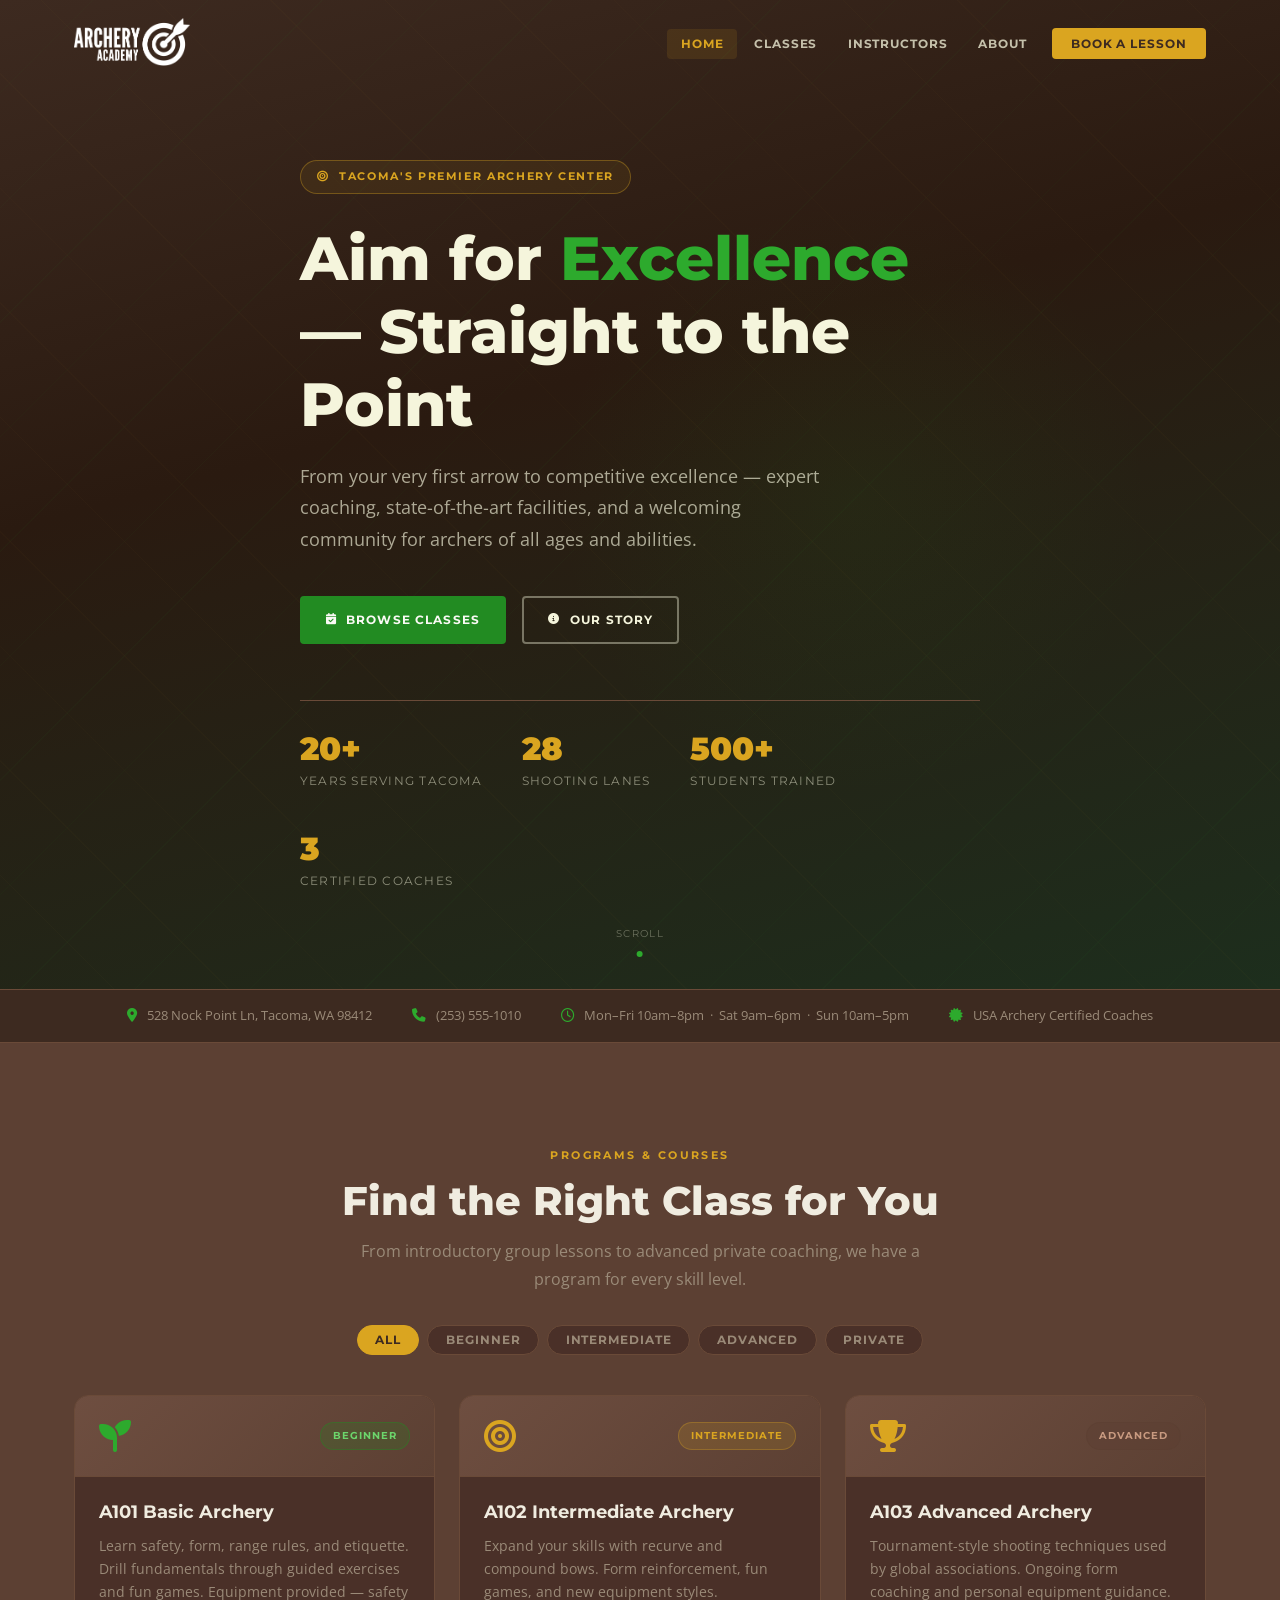
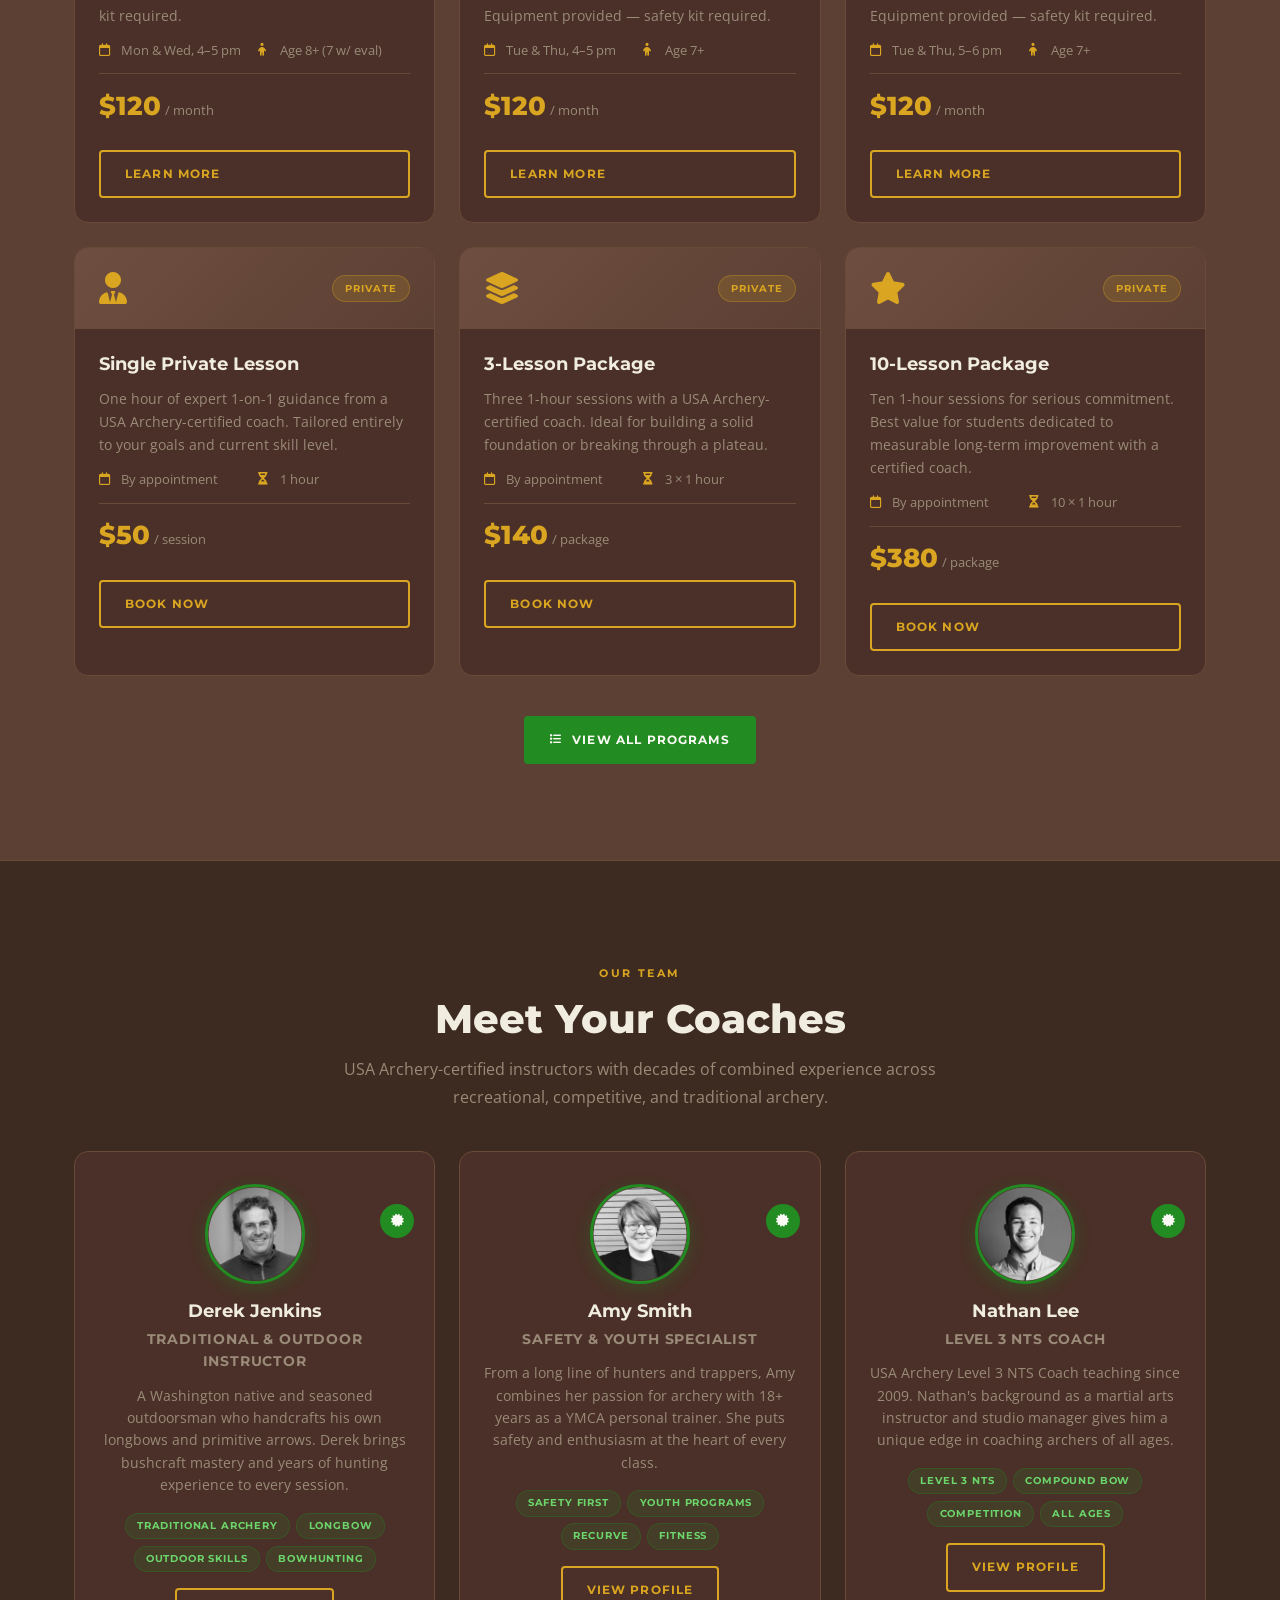
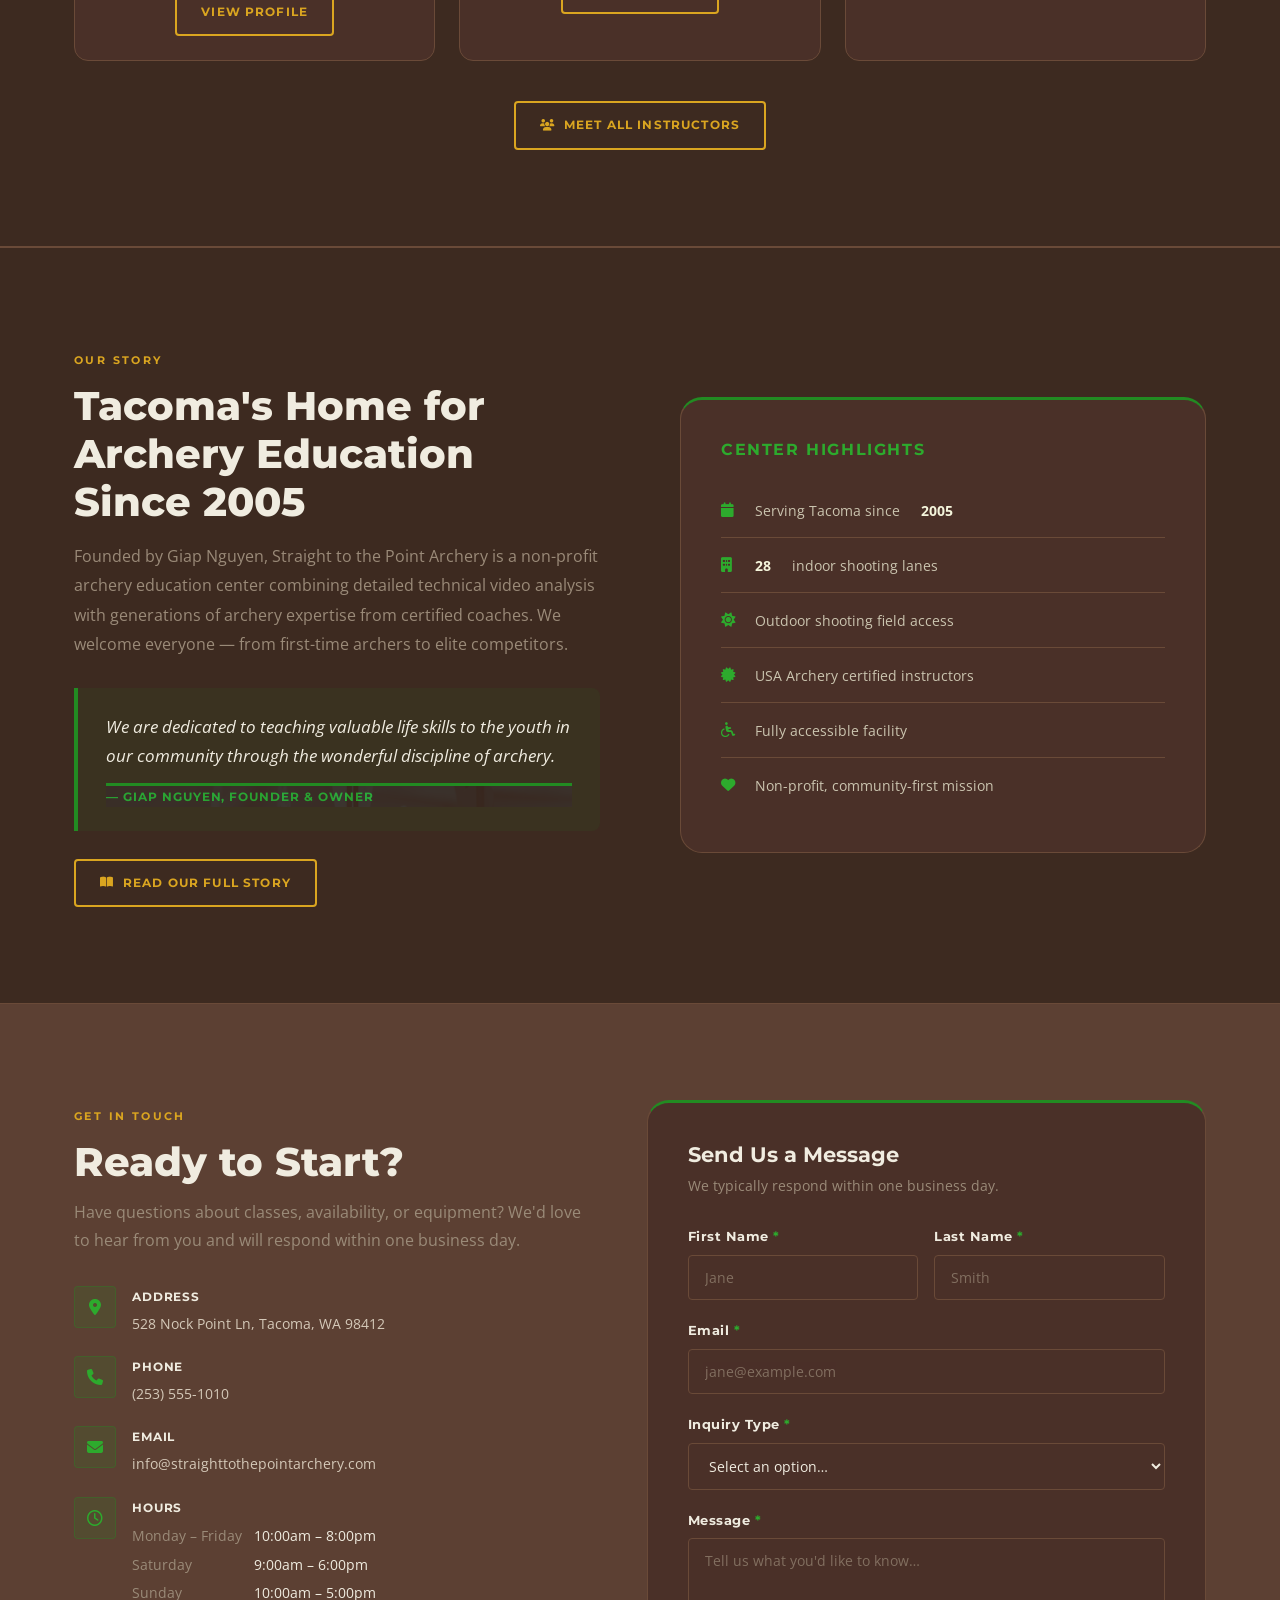
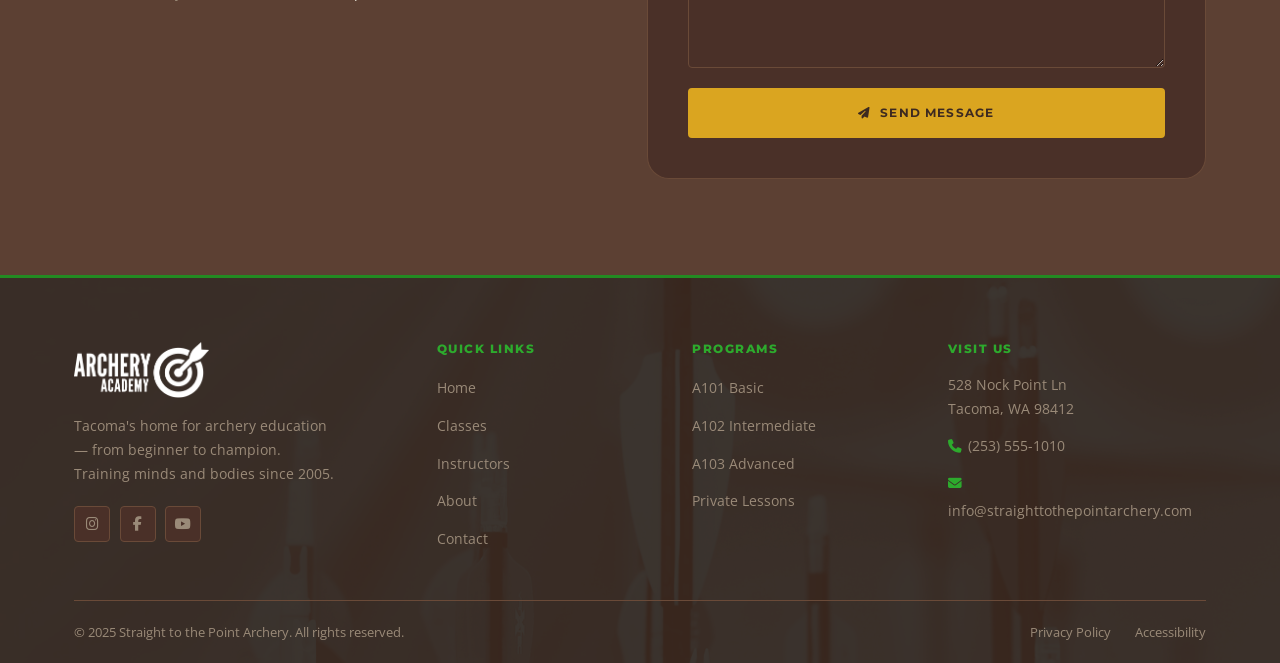
<file: index.html>
<!DOCTYPE html>
<html lang="en">
<head>
  <meta charset="UTF-8" />
  <meta name="viewport" content="width=device-width, initial-scale=1.0" />
  <meta name="description" content="Straight to the Point Archery — Group classes, private lessons, youth programs, and competitive coaching. Serving Tacoma since 2005." />
  <title>Straight to the Point Archery | Home</title>
  <link rel="icon" type="image/png" href="images/archeryAcademy-logo-color.png" />
  <link rel="preconnect" href="https://fonts.googleapis.com" />
  <link rel="preconnect" href="https://fonts.gstatic.com" crossorigin />
  <link href="https://fonts.googleapis.com/css2?family=Montserrat:wght@400;600;700;800;900&family=Open+Sans:ital,wght@0,400;0,600;1,400&display=swap" rel="stylesheet" />
  <link rel="stylesheet" href="https://cdnjs.cloudflare.com/ajax/libs/font-awesome/6.5.0/css/all.min.css" crossorigin="anonymous" />
  <link rel="stylesheet" href="css/style.css" />
  <style>
    /* HERO */
    .hero {
      min-height: 100vh; display: flex; align-items: center;
      position: relative; overflow: hidden;
      background: linear-gradient(165deg, var(--brown-dark) 0%, #2a1a10 40%, #1d2e1d 100%);
    }
    .hero-bg-pattern {
      position: absolute; inset: 0;
      background-image:
        repeating-linear-gradient(-45deg, transparent, transparent 80px, rgba(34,139,34,.04) 80px, rgba(34,139,34,.04) 81px),
        repeating-linear-gradient(45deg, transparent, transparent 80px, rgba(218,165,32,.02) 80px, rgba(218,165,32,.02) 81px);
    }
    .hero-glow {
      position: absolute; top: 20%; right: 10%;
      width: 600px; height: 600px; border-radius: 50%;
      background: radial-gradient(circle, rgba(34,139,34,.08) 0%, transparent 70%);
      pointer-events: none;
    }
    .hero-content { position: relative; z-index: 1; padding: 10rem 0 6rem; }
    .hero-inner { max-width: 680px; }
    .hero-badge {
      display: inline-flex; align-items: center; gap: .6rem;
      font-family: var(--font-display); font-size: .68rem; font-weight: 700;
      letter-spacing: .15em; text-transform: uppercase;
      color: var(--gold); border: 1px solid rgba(218,165,32,.35);
      padding: .4rem 1rem; border-radius: var(--radius-full);
      background: rgba(218,165,32,.08); margin-bottom: 1.75rem;
    }
    .hero h1 { color: var(--cream); margin-bottom: 1.25rem; }
    .hero h1 .highlight { color: var(--green-light); }
    .hero-desc { font-size: 1.1rem; color: rgba(245,245,220,.65); margin-bottom: 2.5rem; max-width: 540px; line-height: 1.8; }
    .hero-actions { display: flex; gap: 1rem; flex-wrap: wrap; margin-bottom: 3.5rem; }
    .hero-stats {
      display: flex; gap: 2.5rem; flex-wrap: wrap;
      padding-top: 2rem; border-top: 1px solid var(--brown-border);
    }
    .hero-stat strong { display: block; font-family: var(--font-display); font-size: 2rem; font-weight: 900; color: var(--gold); line-height: 1; }
    .hero-stat span { font-size: .78rem; color: rgba(245,245,220,.5); text-transform: uppercase; letter-spacing: .1em; font-family: var(--font-display); }
    .hero-scroll {
      position: absolute; bottom: 2rem; left: 50%; transform: translateX(-50%);
      display: flex; flex-direction: column; align-items: center; gap: .5rem;
      font-size: .65rem; text-transform: uppercase; letter-spacing: .14em; color: rgba(245,245,220,.35);
      font-family: var(--font-display);
    }
    .scroll-dot {
      width: 6px; height: 6px; border-radius: 50%; background: var(--green-light);
      animation: scrollBounce 1.8s ease-in-out infinite;
    }
    @keyframes scrollBounce { 0%,100%{transform:translateY(0);opacity:1} 50%{transform:translateY(8px);opacity:.4} }

    /* INFO BAR */
    .info-bar { background: var(--brown-dark); border-top: 1px solid var(--brown-border); border-bottom: 1px solid var(--brown-border); padding: .9rem 0; }
    .info-bar-inner { display: flex; flex-wrap: wrap; justify-content: center; gap: .5rem 2.5rem; }
    .info-item { display: flex; align-items: center; gap: .6rem; font-size: .82rem; color: var(--text-muted); }
    .info-item i { color: var(--green-light); font-size: .85rem; }

    /* SECTIONS */
    .classes-section  { padding: 6rem 0; background: var(--brown); }
    .instructors-section { padding: 6rem 0; background: var(--brown-dark); border-top: 1px solid var(--brown-border); border-bottom: 1px solid var(--brown-border); }
    .testimonials-section { padding: 6rem 0; background: var(--brown); }
    .about-teaser { padding: 6rem 0; background: var(--brown-dark); border-top: 1px solid var(--brown-border); border-bottom: 1px solid var(--brown-border); }
    .contact-section { padding: 6rem 0; background: var(--brown); }

    /* FILTER PILLS */
    .filter-pills { display: flex; flex-wrap: wrap; justify-content: center; gap: .5rem; margin-top: 2rem; }
    .pill {
      font-family: var(--font-display); font-size: .72rem; font-weight: 700;
      letter-spacing: .08em; text-transform: uppercase;
      padding: .45rem 1.1rem; border-radius: var(--radius-full);
      border: 1px solid var(--brown-border); background: var(--brown-card);
      color: var(--text-muted); transition: all var(--transition);
    }
    .pill:hover, .pill.active { background: var(--gold); color: var(--brown-dark); border-color: var(--gold); }

    /* ABOUT TEASER LAYOUT */
    .about-two-col { display: grid; grid-template-columns: 1fr 1fr; gap: 5rem; align-items: center; }
    .founder-blockquote {
      margin: 1.75rem 0; padding: 1.5rem 1.75rem;
      border-left: 4px solid var(--green);
      background: rgba(34,139,34,.08); border-radius: 0 var(--radius-md) var(--radius-md) 0;
    }
    .founder-blockquote p { font-style: italic; font-size: 1.05rem; color: var(--text-dark); margin: 0 0 .75rem; }
    .founder-blockquote footer { font-size: .75rem; font-weight: 700; color: var(--green-light); letter-spacing: .08em; text-transform: uppercase; font-family: var(--font-display); }
    .highlights-card { background: var(--brown-card); border: 1px solid var(--brown-border); border-top: 3px solid var(--green); border-radius: var(--radius-xl); padding: 2.5rem; }
    .highlights-card h3 { font-family: var(--font-display); color: var(--green-light); font-size: 1rem; letter-spacing: .1em; text-transform: uppercase; margin-bottom: 1.5rem; }
    .highlight-item { display: flex; align-items: center; gap: 1rem; padding: .9rem 0; border-bottom: 1px solid var(--brown-border); font-size: .9rem; color: rgba(245,245,220,.75); }
    .highlight-item:last-child { border-bottom: none; }
    .highlight-item i { color: var(--green-light); width: 18px; flex-shrink: 0; }

    /* CONTACT LAYOUT */
    .contact-layout { display: grid; grid-template-columns: 1fr 1.1fr; gap: 4rem; align-items: start; }
    .contact-info h2 { margin-bottom: .75rem; }
    .contact-detail-item { display: flex; align-items: flex-start; gap: 1rem; margin-bottom: 1.25rem; }
    .contact-detail-icon {
      width: 42px; height: 42px; border-radius: var(--radius-sm); flex-shrink: 0;
      background: rgba(34,139,34,.15); border: 1px solid rgba(34,139,34,.3);
      display: flex; align-items: center; justify-content: center; color: var(--green-light); font-size: 1rem;
    }
    .contact-detail-text { display: flex; flex-direction: column; gap: .2rem; }
    .contact-detail-text strong { font-size: .78rem; font-weight: 700; color: var(--text-dark); text-transform: uppercase; letter-spacing: .07em; font-family: var(--font-display); }
    .contact-detail-text span, .contact-detail-text a { font-size: .9rem; color: var(--text); }
    .contact-detail-text a:hover { color: var(--gold-light); }
    .hours-table { font-size: .85rem; color: var(--text-muted); border-collapse: collapse; }
    .hours-table td { padding: .15rem .75rem .15rem 0; }
    .hours-table td:last-child { color: var(--text-dark); }
    .contact-form-card { background: var(--brown-card); border: 1px solid var(--brown-border); border-top: 3px solid var(--green); border-radius: var(--radius-xl); padding: 2.5rem; }
    .contact-form-card h3 { font-size: 1.3rem; color: var(--text-dark); margin-bottom: .4rem; }
    .contact-form-card > p { font-size: .86rem; color: var(--text-muted); margin-bottom: 1.75rem; }
    .form-row { display: grid; grid-template-columns: 1fr 1fr; gap: 1rem; }

    @media (max-width: 860px) {
      .about-two-col, .contact-layout { grid-template-columns: 1fr; gap: 2.5rem; }
      .form-row { grid-template-columns: 1fr; gap: 0; }
    }
  </style>
</head>
<body>

  <header id="site-header">
    <nav role="navigation" aria-label="Main navigation">
      <a href="index.html" class="nav-logo" aria-label="Straight to the Point Archery home">
        <img src="images/archeryAcademy-logo-white.png" alt="Straight to the Point Archery" class="nav-logo-img" />
      </a>
      <ul class="nav-links" id="nav-links" role="list">
        <li><a href="index.html" class="active" aria-current="page">Home</a></li>
        <li><a href="classes.html">Classes</a></li>
        <li><a href="instructors.html">Instructors</a></li>
        <li><a href="about.html">About</a></li>
        <li><a href="contact.html" class="nav-cta">Book a Lesson</a></li>
      </ul>
      <button class="nav-toggle" id="nav-toggle" aria-expanded="false" aria-controls="nav-links" aria-label="Toggle navigation"><span></span><span></span><span></span></button>
    </nav>
  </header>

  <main>

    <!-- HERO -->
    <section class="hero" aria-label="Hero">
      <div class="hero-bg-pattern" aria-hidden="true"></div>
      <div class="hero-glow" aria-hidden="true"></div>
      <div class="container hero-content">
        <div class="hero-inner">
          <div class="hero-badge" aria-hidden="true"><i class="fa-solid fa-bullseye"></i> Tacoma's Premier Archery Center</div>
          <h1>Aim for <span class="highlight">Excellence</span> — Straight to the Point</h1>
          <p class="hero-desc">From your very first arrow to competitive excellence — expert coaching, state-of-the-art facilities, and a welcoming community for archers of all ages and abilities.</p>
          <div class="hero-actions">
            <a href="classes.html" class="btn btn-green"><i class="fa-solid fa-calendar-check" aria-hidden="true"></i> Browse Classes</a>
            <a href="about.html" class="btn btn-outline-light"><i class="fa-solid fa-circle-info" aria-hidden="true"></i> Our Story</a>
          </div>
          <div class="hero-stats">
            <div class="hero-stat"><strong>20+</strong><span>Years Serving Tacoma</span></div>
            <div class="hero-stat"><strong>28</strong><span>Shooting Lanes</span></div>
            <div class="hero-stat"><strong>500+</strong><span>Students Trained</span></div>
            <div class="hero-stat"><strong>3</strong><span>Certified Coaches</span></div>
          </div>
        </div>
      </div>
      <div class="hero-scroll" aria-hidden="true"><span>Scroll</span><div class="scroll-dot"></div></div>
    </section>

    <!-- INFO BAR -->
    <div class="info-bar" role="complementary" aria-label="Quick info">
      <div class="container">
        <div class="info-bar-inner">
          <div class="info-item"><i class="fa-solid fa-location-dot" aria-hidden="true"></i><span>528 Nock Point Ln, Tacoma, WA 98412</span></div>
          <div class="info-item"><i class="fa-solid fa-phone" aria-hidden="true"></i><a href="tel:+12535551010" style="color:inherit;">(253) 555-1010</a></div>
          <div class="info-item"><i class="fa-regular fa-clock" aria-hidden="true"></i><span>Mon–Fri 10am–8pm &nbsp;·&nbsp; Sat 9am–6pm &nbsp;·&nbsp; Sun 10am–5pm</span></div>
          <div class="info-item"><i class="fa-solid fa-certificate" aria-hidden="true"></i><span>USA Archery Certified Coaches</span></div>
        </div>
      </div>
    </div>

    <!-- CLASSES PREVIEW -->
    <section class="classes-section" aria-labelledby="classes-heading">
      <div class="container">
        <div class="text-center">
          <span class="section-label" aria-hidden="true">Programs &amp; Courses</span>
          <h2 id="classes-heading" class="section-title">Find the Right Class for You</h2>
          <p class="section-sub">From introductory group lessons to advanced private coaching, we have a program for every skill level.</p>
          <div class="filter-pills" role="tablist" aria-label="Class filters">
            <button class="pill active" role="tab" aria-selected="true">All</button>
            <button class="pill" role="tab" aria-selected="false">Beginner</button>
            <button class="pill" role="tab" aria-selected="false">Intermediate</button>
            <button class="pill" role="tab" aria-selected="false">Advanced</button>
            <button class="pill" role="tab" aria-selected="false">Private</button>
          </div>
        </div>
        <div class="classes-grid">

          <article class="class-card">
            <div class="class-card-header">
              <div class="class-icon" aria-hidden="true"><i class="fa-solid fa-seedling" style="color:var(--green-light);font-size:2rem;"></i></div>
              <span class="class-badge">Beginner</span>
            </div>
            <div class="class-card-body">
              <h3>A101 Basic Archery</h3>
              <p>Learn safety, form, range rules, and etiquette. Drill fundamentals through guided exercises and fun games. Equipment provided — safety kit required.</p>
              <dl class="class-meta">
                <div class="meta-item"><i class="fa-regular fa-calendar" aria-hidden="true"></i><div><dt class="sr-only">Schedule</dt><dd>Mon &amp; Wed, 4–5 pm</dd></div></div>
                <div class="meta-item"><i class="fa-solid fa-child" aria-hidden="true"></i><div><dt class="sr-only">Age</dt><dd>Age 8+ (7 w/ eval)</dd></div></div>
              </dl>
              <div class="class-price"><strong>$120</strong><span>/ month</span></div>
              <a href="classes.html#a101" class="btn btn-outline">Learn More</a>
            </div>
          </article>

          <article class="class-card">
            <div class="class-card-header">
              <div class="class-icon" aria-hidden="true"><i class="fa-solid fa-bullseye" style="color:var(--gold);font-size:2rem;"></i></div>
              <span class="class-badge badge-intermediate">Intermediate</span>
            </div>
            <div class="class-card-body">
              <h3>A102 Intermediate Archery</h3>
              <p>Expand your skills with recurve and compound bows. Form reinforcement, fun games, and new equipment styles. Equipment provided — safety kit required.</p>
              <dl class="class-meta">
                <div class="meta-item"><i class="fa-regular fa-calendar" aria-hidden="true"></i><div><dt class="sr-only">Schedule</dt><dd>Tue &amp; Thu, 4–5 pm</dd></div></div>
                <div class="meta-item"><i class="fa-solid fa-child" aria-hidden="true"></i><div><dt class="sr-only">Age</dt><dd>Age 7+</dd></div></div>
              </dl>
              <div class="class-price"><strong>$120</strong><span>/ month</span></div>
              <a href="classes.html#a102" class="btn btn-outline">Learn More</a>
            </div>
          </article>

          <article class="class-card">
            <div class="class-card-header">
              <div class="class-icon" aria-hidden="true"><i class="fa-solid fa-trophy" style="color:var(--gold);font-size:2rem;"></i></div>
              <span class="class-badge badge-advanced">Advanced</span>
            </div>
            <div class="class-card-body">
              <h3>A103 Advanced Archery</h3>
              <p>Tournament-style shooting techniques used by global associations. Ongoing form coaching and personal equipment guidance. Equipment provided — safety kit required.</p>
              <dl class="class-meta">
                <div class="meta-item"><i class="fa-regular fa-calendar" aria-hidden="true"></i><div><dt class="sr-only">Schedule</dt><dd>Tue &amp; Thu, 5–6 pm</dd></div></div>
                <div class="meta-item"><i class="fa-solid fa-child" aria-hidden="true"></i><div><dt class="sr-only">Age</dt><dd>Age 7+</dd></div></div>
              </dl>
              <div class="class-price"><strong>$120</strong><span>/ month</span></div>
              <a href="classes.html#a103" class="btn btn-outline">Learn More</a>
            </div>
          </article>

          <article class="class-card">
            <div class="class-card-header">
              <div class="class-icon" aria-hidden="true"><i class="fa-solid fa-user-tie" style="color:var(--gold);font-size:2rem;"></i></div>
              <span class="class-badge badge-private">Private</span>
            </div>
            <div class="class-card-body">
              <h3>Single Private Lesson</h3>
              <p>One hour of expert 1-on-1 guidance from a USA Archery-certified coach. Tailored entirely to your goals and current skill level.</p>
              <dl class="class-meta">
                <div class="meta-item"><i class="fa-regular fa-calendar" aria-hidden="true"></i><div><dt class="sr-only">Schedule</dt><dd>By appointment</dd></div></div>
                <div class="meta-item"><i class="fa-solid fa-hourglass-half" aria-hidden="true"></i><div><dt class="sr-only">Duration</dt><dd>1 hour</dd></div></div>
              </dl>
              <div class="class-price"><strong>$50</strong><span>/ session</span></div>
              <a href="contact.html" class="btn btn-outline">Book Now</a>
            </div>
          </article>

          <article class="class-card">
            <div class="class-card-header">
              <div class="class-icon" aria-hidden="true"><i class="fa-solid fa-layer-group" style="color:var(--gold);font-size:2rem;"></i></div>
              <span class="class-badge badge-private">Private</span>
            </div>
            <div class="class-card-body">
              <h3>3-Lesson Package</h3>
              <p>Three 1-hour sessions with a USA Archery-certified coach. Ideal for building a solid foundation or breaking through a plateau.</p>
              <dl class="class-meta">
                <div class="meta-item"><i class="fa-regular fa-calendar" aria-hidden="true"></i><div><dt class="sr-only">Schedule</dt><dd>By appointment</dd></div></div>
                <div class="meta-item"><i class="fa-solid fa-hourglass-half" aria-hidden="true"></i><div><dt class="sr-only">Duration</dt><dd>3 × 1 hour</dd></div></div>
              </dl>
              <div class="class-price"><strong>$140</strong><span>/ package</span></div>
              <a href="contact.html" class="btn btn-outline">Book Now</a>
            </div>
          </article>

          <article class="class-card">
            <div class="class-card-header">
              <div class="class-icon" aria-hidden="true"><i class="fa-solid fa-star" style="color:var(--gold);font-size:2rem;"></i></div>
              <span class="class-badge badge-private">Private</span>
            </div>
            <div class="class-card-body">
              <h3>10-Lesson Package</h3>
              <p>Ten 1-hour sessions for serious commitment. Best value for students dedicated to measurable long-term improvement with a certified coach.</p>
              <dl class="class-meta">
                <div class="meta-item"><i class="fa-regular fa-calendar" aria-hidden="true"></i><div><dt class="sr-only">Schedule</dt><dd>By appointment</dd></div></div>
                <div class="meta-item"><i class="fa-solid fa-hourglass-half" aria-hidden="true"></i><div><dt class="sr-only">Duration</dt><dd>10 × 1 hour</dd></div></div>
              </dl>
              <div class="class-price"><strong>$380</strong><span>/ package</span></div>
              <a href="contact.html" class="btn btn-outline">Book Now</a>
            </div>
          </article>

        </div>
        <div class="view-all-wrap">
          <a href="classes.html" class="btn btn-green"><i class="fa-solid fa-list" aria-hidden="true"></i> View All Programs</a>
        </div>
      </div>
    </section>

    <!-- INSTRUCTORS PREVIEW -->
    <section class="instructors-section" aria-labelledby="instructors-heading">
      <div class="container">
        <div class="text-center">
          <span class="section-label" aria-hidden="true">Our Team</span>
          <h2 id="instructors-heading" class="section-title">Meet Your Coaches</h2>
          <p class="section-sub">USA Archery-certified instructors with decades of combined experience across recreational, competitive, and traditional archery.</p>
        </div>
        <div class="instructors-grid">

          <article class="instructor-card">
            <div class="instructor-photo-wrap">
              <img src="images/instructor-bio-image1.png" alt="Derek Jenkins" class="instructor-photo-circle" />
              <div class="instructor-badge-icon" aria-hidden="true"><i class="fa-solid fa-certificate"></i></div>
            </div>
            <h3>Derek Jenkins</h3>
            <p class="instructor-role">Traditional &amp; Outdoor Instructor</p>
            <p>A Washington native and seasoned outdoorsman who handcrafts his own longbows and primitive arrows. Derek brings bushcraft mastery and years of hunting experience to every session.</p>
            <ul class="instructor-tags" aria-label="Derek's specialties">
              <li class="tag">Traditional Archery</li>
              <li class="tag">Longbow</li>
              <li class="tag">Outdoor Skills</li>
              <li class="tag">Bowhunting</li>
            </ul>
            <a href="instructors.html#derek" class="btn btn-outline">View Profile</a>
          </article>

          <article class="instructor-card">
            <div class="instructor-photo-wrap">
              <img src="images/instructor-bio-image2.png" alt="Amy Smith" class="instructor-photo-circle" />
              <div class="instructor-badge-icon" aria-hidden="true"><i class="fa-solid fa-certificate"></i></div>
            </div>
            <h3>Amy Smith</h3>
            <p class="instructor-role">Safety &amp; Youth Specialist</p>
            <p>From a long line of hunters and trappers, Amy combines her passion for archery with 18+ years as a YMCA personal trainer. She puts safety and enthusiasm at the heart of every class.</p>
            <ul class="instructor-tags" aria-label="Amy's specialties">
              <li class="tag">Safety First</li>
              <li class="tag">Youth Programs</li>
              <li class="tag">Recurve</li>
              <li class="tag">Fitness</li>
            </ul>
            <a href="instructors.html#amy" class="btn btn-outline">View Profile</a>
          </article>

          <article class="instructor-card">
            <div class="instructor-photo-wrap">
              <img src="images/instructor-bio-image3.png" alt="Nathan Lee" class="instructor-photo-circle" />
              <div class="instructor-badge-icon" aria-hidden="true"><i class="fa-solid fa-certificate"></i></div>
            </div>
            <h3>Nathan Lee</h3>
            <p class="instructor-role">Level 3 NTS Coach</p>
            <p>USA Archery Level 3 NTS Coach teaching since 2009. Nathan's background as a martial arts instructor and studio manager gives him a unique edge in coaching archers of all ages.</p>
            <ul class="instructor-tags" aria-label="Nathan's specialties">
              <li class="tag">Level 3 NTS</li>
              <li class="tag">Compound Bow</li>
              <li class="tag">Competition</li>
              <li class="tag">All Ages</li>
            </ul>
            <a href="instructors.html#nathan" class="btn btn-outline">View Profile</a>
          </article>

        </div>
        <div class="view-all-wrap">
          <a href="instructors.html" class="btn btn-outline"><i class="fa-solid fa-users" aria-hidden="true"></i> Meet All Instructors</a>
        </div>
      </div>
    </section>

    <!-- ABOUT TEASER -->
    <section class="about-teaser" aria-labelledby="about-teaser-heading">
      <div class="container">
        <div class="about-two-col">
          <div>
            <span class="section-label" aria-hidden="true">Our Story</span>
            <h2 id="about-teaser-heading">Tacoma's Home for Archery Education Since 2005</h2>
            <p style="color:var(--text-muted);margin: 1rem 0 1.5rem;line-height:1.85;">Founded by Giap Nguyen, Straight to the Point Archery is a non-profit archery education center combining detailed technical video analysis with generations of archery expertise from certified coaches. We welcome everyone — from first-time archers to elite competitors.</p>
            <blockquote class="founder-blockquote">
              <p>We are dedicated to teaching valuable life skills to the youth in our community through the wonderful discipline of archery.</p>
              <footer>— Giap Nguyen, Founder &amp; Owner</footer>
            </blockquote>
            <a href="about.html" class="btn btn-outline"><i class="fa-solid fa-book-open" aria-hidden="true"></i> Read Our Full Story</a>
          </div>
          <div class="highlights-card">
            <h3>Center Highlights</h3>
            <div class="highlight-item"><i class="fa-solid fa-calendar" aria-hidden="true"></i> Serving Tacoma since <strong style="color:var(--cream);margin-left:.3rem;">2005</strong></div>
            <div class="highlight-item"><i class="fa-solid fa-building" aria-hidden="true"></i> <strong style="color:var(--cream);margin-right:.3rem;">28</strong> indoor shooting lanes</div>
            <div class="highlight-item"><i class="fa-solid fa-sun" aria-hidden="true"></i> Outdoor shooting field access</div>
            <div class="highlight-item"><i class="fa-solid fa-certificate" aria-hidden="true"></i> USA Archery certified instructors</div>
            <div class="highlight-item"><i class="fa-solid fa-wheelchair" aria-hidden="true"></i> Fully accessible facility</div>
            <div class="highlight-item"><i class="fa-solid fa-heart" aria-hidden="true"></i> Non-profit, community-first mission</div>
          </div>
        </div>
      </div>
    </section>

    <!-- CONTACT -->
    <section class="contact-section" aria-labelledby="contact-heading">
      <div class="container">
        <div class="contact-layout">
          <div class="contact-info">
            <span class="section-label" aria-hidden="true">Get in Touch</span>
            <h2 id="contact-heading">Ready to Start?</h2>
            <p style="color:var(--text-muted);margin-bottom:2rem;">Have questions about classes, availability, or equipment? We'd love to hear from you and will respond within one business day.</p>
            <address class="contact-details">
              <div class="contact-detail-item">
                <div class="contact-detail-icon" aria-hidden="true"><i class="fa-solid fa-location-dot"></i></div>
                <div class="contact-detail-text"><strong>Address</strong><span>528 Nock Point Ln, Tacoma, WA 98412</span></div>
              </div>
              <div class="contact-detail-item">
                <div class="contact-detail-icon" aria-hidden="true"><i class="fa-solid fa-phone"></i></div>
                <div class="contact-detail-text"><strong>Phone</strong><a href="tel:+12535551010">(253) 555-1010</a></div>
              </div>
              <div class="contact-detail-item">
                <div class="contact-detail-icon" aria-hidden="true"><i class="fa-solid fa-envelope"></i></div>
                <div class="contact-detail-text"><strong>Email</strong><a href="mailto:info@straighttothepointarchery.com">info@straighttothepointarchery.com</a></div>
              </div>
              <div class="contact-detail-item">
                <div class="contact-detail-icon" aria-hidden="true"><i class="fa-regular fa-clock"></i></div>
                <div class="contact-detail-text">
                  <strong>Hours</strong>
                  <table class="hours-table" aria-label="Weekly hours">
                    <tbody>
                      <tr><td>Monday – Friday</td><td>10:00am – 8:00pm</td></tr>
                      <tr><td>Saturday</td><td>9:00am – 6:00pm</td></tr>
                      <tr><td>Sunday</td><td>10:00am – 5:00pm</td></tr>
                    </tbody>
                  </table>
                </div>
              </div>
            </address>
          </div>
          <div class="contact-form-card">
            <h3>Send Us a Message</h3>
            <p>We typically respond within one business day.</p>
            <form action="#" method="post" aria-label="Contact form" novalidate>
              <div class="form-row">
                <div class="form-group"><label for="fname">First Name <span aria-hidden="true" style="color:var(--green-light);">*</span></label><input type="text" id="fname" name="first_name" required autocomplete="given-name" placeholder="Jane" /></div>
                <div class="form-group"><label for="lname">Last Name <span aria-hidden="true" style="color:var(--green-light);">*</span></label><input type="text" id="lname" name="last_name" required autocomplete="family-name" placeholder="Smith" /></div>
              </div>
              <div class="form-group"><label for="email">Email <span aria-hidden="true" style="color:var(--green-light);">*</span></label><input type="email" id="email" name="email" required autocomplete="email" placeholder="jane@example.com" /></div>
              <div class="form-group">
                <label for="inquiry">Inquiry Type <span aria-hidden="true" style="color:var(--green-light);">*</span></label>
                <select id="inquiry" name="inquiry" required>
                  <option value="" disabled selected>Select an option…</option>
                  <option value="class-info">Class information</option>
                  <option value="book-private">Book a private lesson</option>
                  <option value="youth">Youth / family programs</option>
                  <option value="general">General question</option>
                </select>
              </div>
              <div class="form-group"><label for="message">Message <span aria-hidden="true" style="color:var(--green-light);">*</span></label><textarea id="message" name="message" required placeholder="Tell us what you'd like to know…"></textarea></div>
              <div class="form-submit"><button type="submit" class="btn btn-primary"><i class="fa-solid fa-paper-plane" aria-hidden="true"></i> Send Message</button></div>
            </form>
          </div>
        </div>
      </div>
    </section>

  </main>

  <footer>
    <div class="footer-inner">
      <div class="container">
        <div class="footer-grid">
          <div class="footer-brand">
            <img src="images/archeryAcademy-logo-white.png" alt="Straight to the Point Archery" class="footer-logo-img" />
            <p>Tacoma's home for archery education — from beginner to champion. Training minds and bodies since 2005.</p>
            <ul class="footer-social" role="list">
              <li><a href="#" class="social-link" aria-label="Instagram"><i class="fa-brands fa-instagram" aria-hidden="true"></i></a></li>
              <li><a href="#" class="social-link" aria-label="Facebook"><i class="fa-brands fa-facebook-f" aria-hidden="true"></i></a></li>
              <li><a href="#" class="social-link" aria-label="YouTube"><i class="fa-brands fa-youtube" aria-hidden="true"></i></a></li>
            </ul>
          </div>
          <nav aria-label="Quick links"><div class="footer-col"><h4>Quick Links</h4><ul class="footer-links" role="list"><li><a href="index.html">Home</a></li><li><a href="classes.html">Classes</a></li><li><a href="instructors.html">Instructors</a></li><li><a href="about.html">About</a></li><li><a href="contact.html">Contact</a></li></ul></div></nav>
          <nav aria-label="Programs"><div class="footer-col"><h4>Programs</h4><ul class="footer-links" role="list"><li><a href="classes.html#a101">A101 Basic</a></li><li><a href="classes.html#a102">A102 Intermediate</a></li><li><a href="classes.html#a103">A103 Advanced</a></li><li><a href="classes.html#private">Private Lessons</a></li></ul></div></nav>
          <div class="footer-col"><h4>Visit Us</h4><ul class="footer-links" role="list"><li style="color:var(--text-muted);font-size:.85rem;">528 Nock Point Ln<br>Tacoma, WA 98412</li><li><a href="tel:+12535551010"><i class="fa-solid fa-phone" style="color:var(--green-light);margin-right:6px;" aria-hidden="true"></i>(253) 555-1010</a></li><li><a href="mailto:info@straighttothepointarchery.com"><i class="fa-solid fa-envelope" style="color:var(--green-light);margin-right:6px;" aria-hidden="true"></i>info@straighttothepointarchery.com</a></li></ul></div>
        </div>
        <div class="footer-bottom"><p>&copy; 2025 Straight to the Point Archery. All rights reserved.</p><div style="display:flex;gap:1.5rem;"><a href="#">Privacy Policy</a><a href="#">Accessibility</a></div></div>
      </div>
    </div>
  </footer>

  <script>
    const header = document.getElementById('site-header');
    window.addEventListener('scroll', () => { header.classList.toggle('scrolled', window.scrollY > 60); }, { passive: true });
    const toggle = document.getElementById('nav-toggle');
    const navLinks = document.getElementById('nav-links');
    toggle.addEventListener('click', () => { const o = navLinks.classList.toggle('open'); toggle.setAttribute('aria-expanded', String(o)); document.body.style.overflow = o ? 'hidden' : ''; });
    navLinks.querySelectorAll('a').forEach(a => a.addEventListener('click', () => { navLinks.classList.remove('open'); toggle.setAttribute('aria-expanded','false'); document.body.style.overflow=''; }));
    document.querySelectorAll('.pill').forEach(pill => { pill.addEventListener('click', () => { document.querySelectorAll('.pill').forEach(p => { p.classList.remove('active'); p.setAttribute('aria-selected','false'); }); pill.classList.add('active'); pill.setAttribute('aria-selected','true'); }); });
  </script>
</body>
</html>
</file>
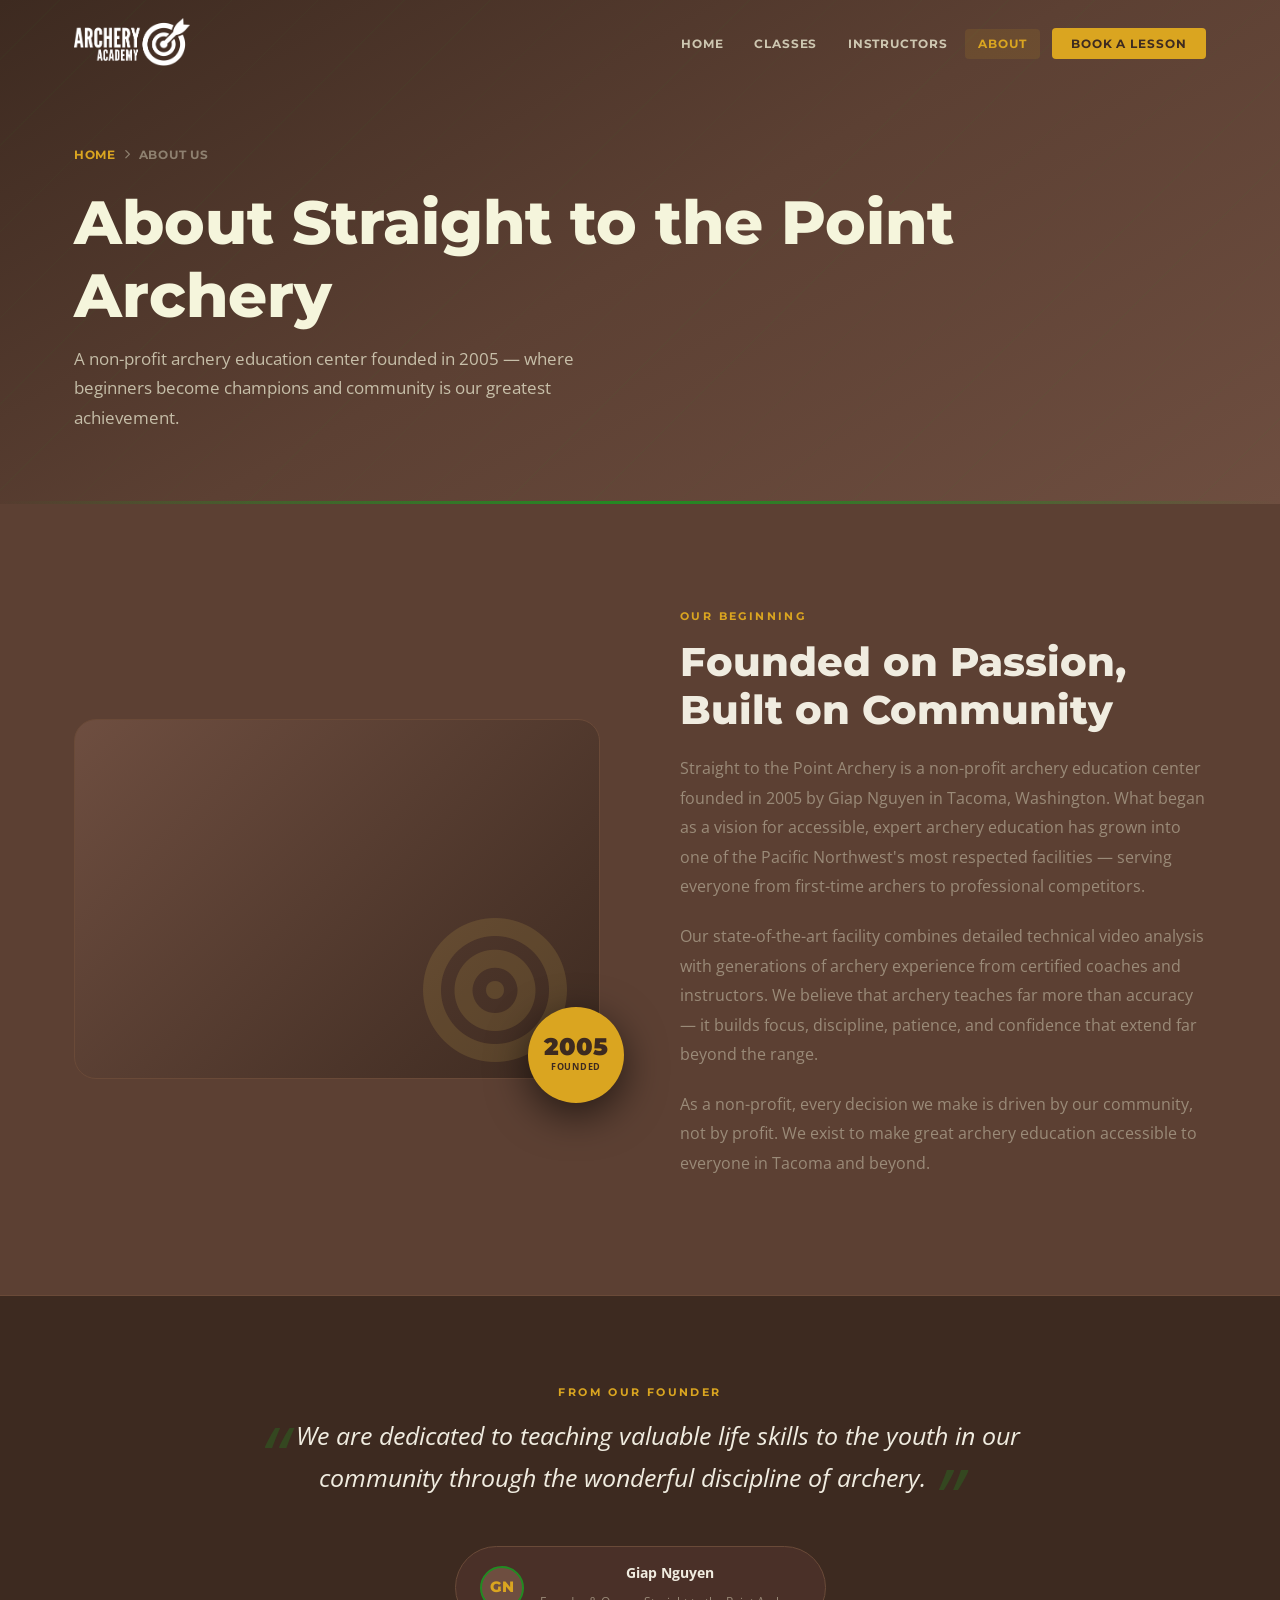
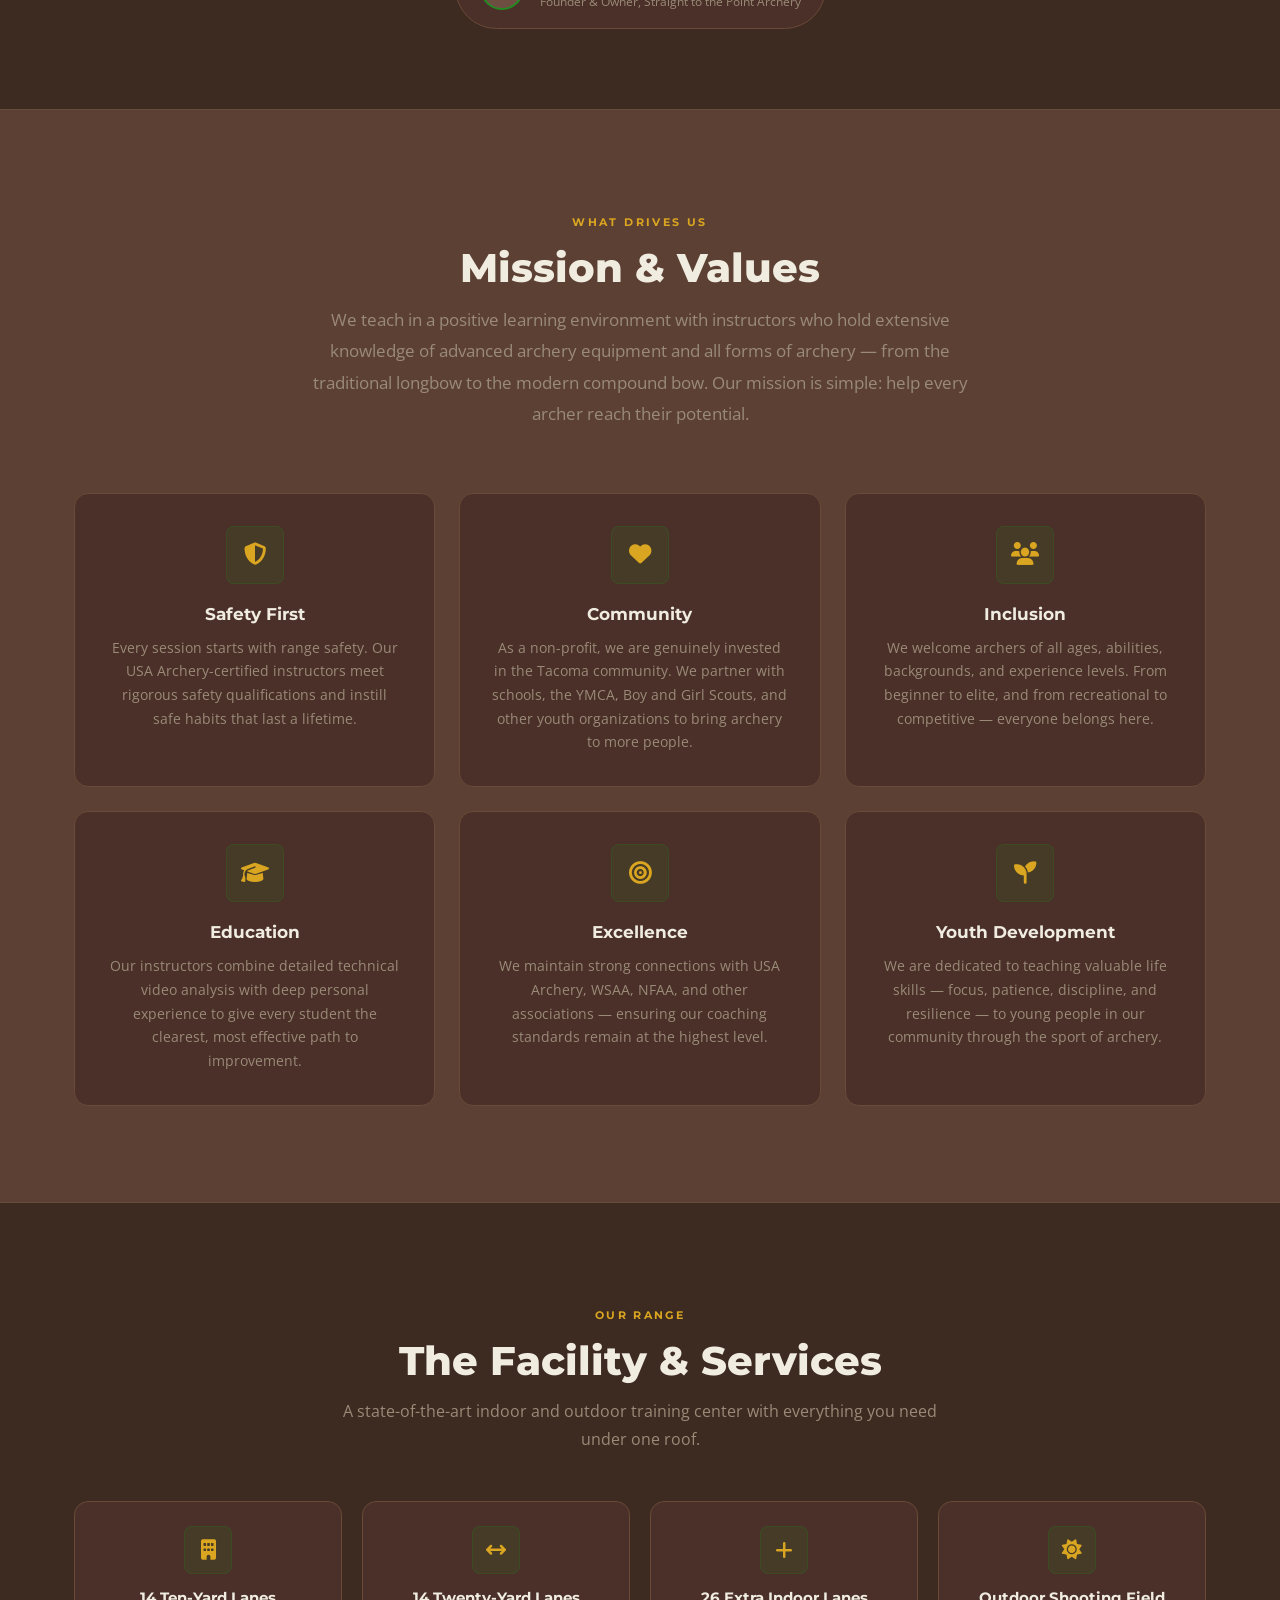
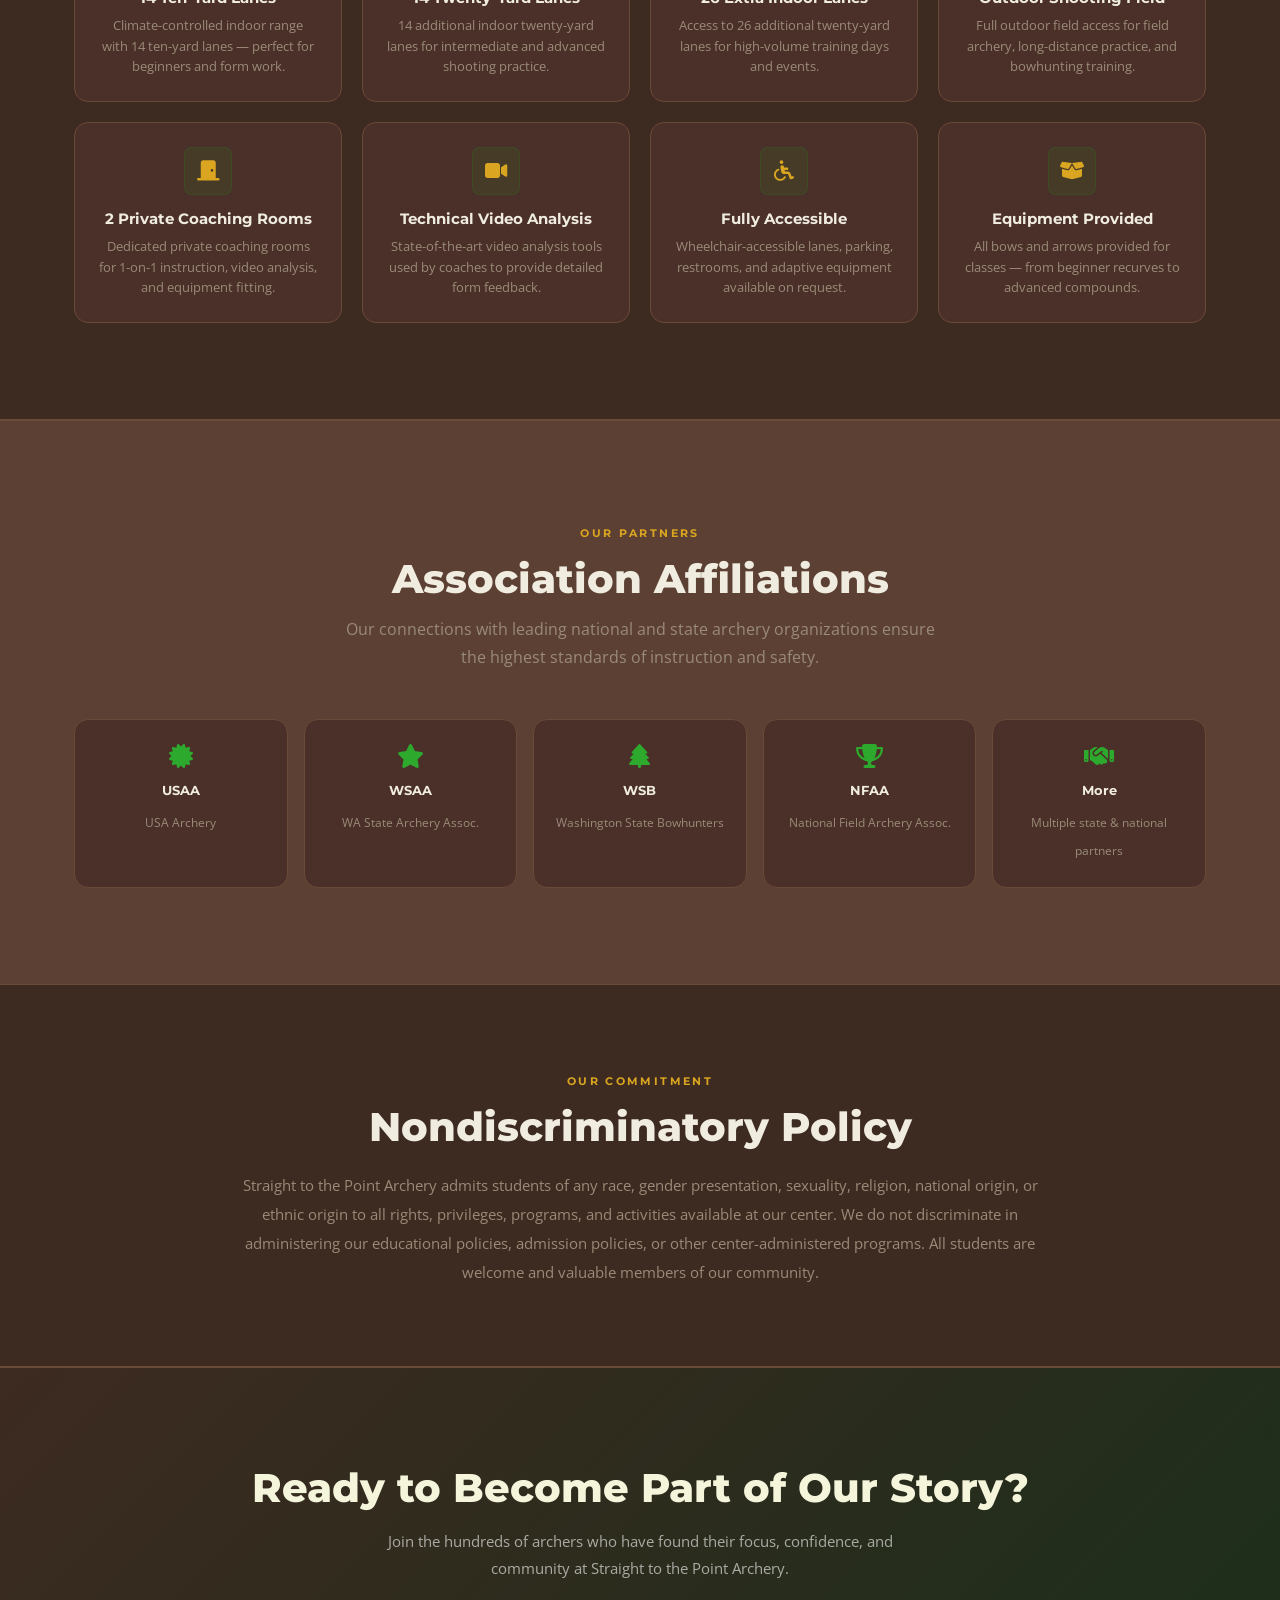
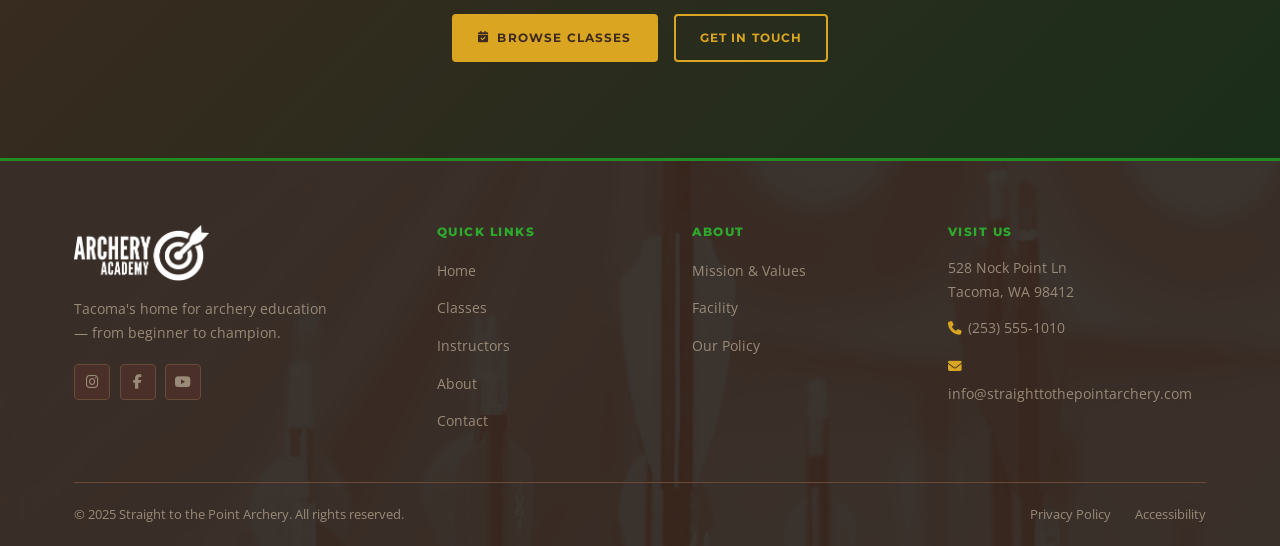
<file: about.html>
<!DOCTYPE html>
<html lang="en">
<head>
  <meta charset="UTF-8" />
  <meta name="viewport" content="width=device-width, initial-scale=1.0" />
  <meta name="description" content="About Straight to the Point Archery — founded in 2005 by Giap Nguyen in Tacoma, WA. Our story, mission, facility, and the values that guide our teaching." />
  <title>About Us | Straight to the Point Archery</title>
  <link rel="icon" type="image/png" href="images/archeryAcademy-logo-color.png" />
  <link rel="preconnect" href="https://fonts.googleapis.com" />
  <link rel="preconnect" href="https://fonts.gstatic.com" crossorigin />
  <link href="https://fonts.googleapis.com/css2?family=Montserrat:wght@400;600;700;800;900&family=Open+Sans:ital,wght@0,400;0,600;1,400&display=swap" rel="stylesheet" />
  <link rel="stylesheet" href="https://cdnjs.cloudflare.com/ajax/libs/font-awesome/6.5.0/css/all.min.css" crossorigin="anonymous" />
  <link rel="stylesheet" href="css/style.css" />
  <style>
    /* ORIGIN */
    .origin-section { padding: 6rem 0; }
    .origin-layout { display: grid; grid-template-columns: 1fr 1fr; gap: 5rem; align-items: center; }
    .origin-photo { position: relative; }
    .origin-photo-main { width: 100%; height: 360px; background: linear-gradient(135deg, var(--brown-mid), var(--brown-dark)); border: 1px solid var(--brown-border); border-radius: var(--radius-xl); display: flex; align-items: center; justify-content: center; position: relative; overflow: hidden; }
    .origin-photo-main .origin-icon { font-size: 6rem; color: rgba(201,168,76,.12); position: absolute; right: 2rem; bottom: 1rem; }
    .origin-photo-main .origin-icon-main { color: rgba(201,168,76,.18); }
    .origin-year-badge { position: absolute; bottom: -1.5rem; right: -1.5rem; width: 96px; height: 96px; border-radius: 50%; background: var(--gold); display: flex; flex-direction: column; align-items: center; justify-content: center; box-shadow: var(--shadow-lg); }
    .origin-year-badge strong { font-family: var(--font-display); font-size: 1.5rem; font-weight: 900; color: var(--brown-dark); line-height: 1; }
    .origin-year-badge span { font-family: var(--font-body); font-size: .56rem; font-weight: 700; color: var(--brown-dark); letter-spacing: .08em; text-transform: uppercase; }
    .origin-text h2 { margin-bottom: 1.25rem; }
    .origin-text p { color: var(--text-muted); margin-bottom: 1.25rem; line-height: 1.85; }

    /* QUOTE */
    .founder-quote-section { background: var(--brown-dark); border-top: 1px solid var(--brown-border); border-bottom: 1px solid var(--brown-border); padding: 5rem 0; text-align: center; }
    .quote-body { font-family: var(--font-accent); font-size: clamp(1.15rem, 2.5vw, 1.55rem); font-style: italic; color: var(--text-dark); max-width: 760px; margin: 0 auto 1.75rem; line-height: 1.7; position: relative; }
    .quote-body::before { content: '\201C'; font-size: 5rem; color: rgba(34,139,34,.3); line-height: 0; vertical-align: -.5em; margin-right: .1em; }
    .quote-body::after  { content: '\201D'; font-size: 5rem; color: rgba(34,139,34,.3); line-height: 0; vertical-align: -.5em; margin-left: .1em; }
    .founder-info { display: inline-flex; align-items: center; gap: 1rem; margin-top: 1.25rem; padding: .9rem 1.5rem; background: var(--brown-card); border: 1px solid var(--brown-border); border-radius: var(--radius-full); }
    .founder-avatar { width: 44px; height: 44px; border-radius: 50%; background: var(--brown-mid); border: 2px solid var(--green); display: flex; align-items: center; justify-content: center; font-family: var(--font-display); font-weight: 800; font-size: .95rem; color: var(--gold); }
    .founder-details strong { display: block; font-family: var(--font-body); font-size: .88rem; font-weight: 700; color: var(--text-dark); }
    .founder-details span { font-size: .76rem; color: var(--text-muted); }

    /* MISSION */
    .mission-section { padding: 6rem 0; background: var(--brown); }
    .mission-lead { font-size: 1.05rem; color: var(--text-muted); max-width: 700px; margin: 0 auto 4rem; text-align: center; line-height: 1.85; }
    .values-grid { display: grid; grid-template-columns: repeat(3, 1fr); gap: 1.5rem; }
    .value-card { background: var(--brown-card); border: 1px solid var(--brown-border); border-radius: var(--radius-lg); padding: 2rem; text-align: center; transition: border-color var(--transition); }
    .value-card:hover { border-color: var(--green-dim); }
    .value-icon { width: 58px; height: 58px; margin: 0 auto 1.25rem; background: rgba(34,139,34,.12); border: 1px solid rgba(34,139,34,.2); border-radius: var(--radius-md); display: flex; align-items: center; justify-content: center; font-size: 1.4rem; color: var(--gold); }
    .value-card h3 { color: var(--text-dark); font-size: 1.05rem; margin-bottom: .75rem; }
    .value-card p { color: var(--text-muted); font-size: .87rem; line-height: 1.7; margin: 0; }

    /* FACILITY */
    .facility-section { padding: 6rem 0; background: var(--brown-dark); border-top: 1px solid var(--brown-border); border-bottom: 1px solid var(--brown-border); }
    .services-grid { display: grid; grid-template-columns: repeat(4, 1fr); gap: 1.25rem; margin-top: 3rem; }
    .service-card { background: var(--brown-card); border: 1px solid var(--brown-border); border-radius: var(--radius-lg); padding: 1.5rem; text-align: center; transition: border-color var(--transition), transform var(--transition); }
    .service-card:hover { transform: translateY(-3px); border-color: var(--green-dim); }
    .service-card-icon { width: 48px; height: 48px; border-radius: var(--radius-md); background: rgba(34,139,34,.12); border: 1px solid rgba(34,139,34,.2); margin: 0 auto 1rem; display: flex; align-items: center; justify-content: center; font-size: 1.25rem; color: var(--gold); }
    .service-card h4 { font-size: .92rem; color: var(--text-dark); margin-bottom: .5rem; }
    .service-card p { font-size: .8rem; color: var(--text-muted); margin: 0; line-height: 1.6; }

    /* ASSOCIATIONS */
    .assoc-section { padding: 6rem 0; background: var(--brown); border-top: 1px solid var(--brown-border); }
    .assoc-grid { display: grid; grid-template-columns: repeat(5, 1fr); gap: 1rem; margin-top: 3rem; }
    .assoc-card { background: var(--brown-card); border: 1px solid var(--brown-border); border-radius: var(--radius-lg); padding: 1.5rem 1rem; text-align: center; }
    .assoc-card i { font-size: 1.5rem; color: var(--green-light); margin-bottom: .75rem; display: block; }
    .assoc-card strong { display: block; font-family: var(--font-display); font-size: .8rem; color: var(--text-dark); margin-bottom: .3rem; }
    .assoc-card span { font-size: .72rem; color: var(--text-muted); }

    /* NONDISCRIMINATION */
    .nondiscrim-section { padding: 5rem 0; background: var(--brown-dark); border-top: 1px solid var(--brown-border); border-bottom: 1px solid var(--brown-border); }
    .nondiscrim-inner { max-width: 820px; margin: 0 auto; text-align: center; }
    .nondiscrim-inner h2 { margin-bottom: 1.25rem; }
    .nondiscrim-inner p { color: var(--text-muted); font-size: .95rem; line-height: 1.9; }

    /* CTA */
    .about-cta { padding: 6rem 0; background: linear-gradient(135deg, var(--brown-dark) 0%, #1a2e1a 100%); border-top: 1px solid var(--brown-border); text-align: center; }
    .about-cta h2 { color: var(--cream); margin-bottom: 1rem; }
    .about-cta p { color: rgba(255,255,255,.6); max-width: 520px; margin: 0 auto 2rem; font-size: .95rem; }
    .cta-btns { display: flex; gap: 1rem; justify-content: center; flex-wrap: wrap; }

    @media (max-width: 860px) { .origin-layout { grid-template-columns: 1fr; gap: 3rem; } .values-grid { grid-template-columns: 1fr 1fr; } .services-grid { grid-template-columns: 1fr 1fr; } .assoc-grid { grid-template-columns: 1fr 1fr; } }
    @media (max-width: 600px) { .values-grid, .services-grid, .assoc-grid { grid-template-columns: 1fr; } }
  </style>
</head>
<body>

  <header id="site-header" class="scrolled">
    <nav role="navigation" aria-label="Main navigation">
      <a href="index.html" class="nav-logo" aria-label="Straight to the Point Archery home">
        <img src="images/archeryAcademy-logo-white.png" alt="Straight to the Point Archery" class="nav-logo-img" />
      </a>
      <ul class="nav-links" id="nav-links" role="list">
        <li><a href="index.html">Home</a></li>
        <li><a href="classes.html">Classes</a></li>
        <li><a href="instructors.html">Instructors</a></li>
        <li><a href="about.html" class="active" aria-current="page">About</a></li>
        <li><a href="contact.html" class="nav-cta">Book a Lesson</a></li>
      </ul>
      <button class="nav-toggle" id="nav-toggle" aria-expanded="false" aria-controls="nav-links" aria-label="Toggle navigation"><span></span><span></span><span></span></button>
    </nav>
  </header>

  <main>

    <section class="page-hero" aria-label="Page hero">
      <div class="container page-hero-inner">
        <nav class="breadcrumb" aria-label="Breadcrumb"><a href="index.html">Home</a><i class="fa-solid fa-chevron-right" aria-hidden="true"></i><span aria-current="page">About Us</span></nav>
        <h1>About Straight to the Point Archery</h1>
        <p>A non-profit archery education center founded in 2005 — where beginners become champions and community is our greatest achievement.</p>
      </div>
    </section>

    <!-- ORIGIN -->
    <section class="origin-section" aria-labelledby="origin-heading">
      <div class="container">
        <div class="origin-layout">
          <div class="origin-photo">
            <div class="origin-photo-main" aria-hidden="true">
              <i class="fa-solid fa-bullseye origin-icon origin-icon-main" style="font-size:9rem;"></i>
            </div>
            <div class="origin-year-badge" aria-label="Founded in 2005">
              <strong>2005</strong>
              <span>Founded</span>
            </div>
          </div>
          <div class="origin-text">
            <span class="section-label" aria-hidden="true">Our Beginning</span>
            <h2 id="origin-heading">Founded on Passion, Built on Community</h2>
            <p>Straight to the Point Archery is a non-profit archery education center founded in 2005 by Giap Nguyen in Tacoma, Washington. What began as a vision for accessible, expert archery education has grown into one of the Pacific Northwest's most respected facilities — serving everyone from first-time archers to professional competitors.</p>
            <p>Our state-of-the-art facility combines detailed technical video analysis with generations of archery experience from certified coaches and instructors. We believe that archery teaches far more than accuracy — it builds focus, discipline, patience, and confidence that extend far beyond the range.</p>
            <p>As a non-profit, every decision we make is driven by our community, not by profit. We exist to make great archery education accessible to everyone in Tacoma and beyond.</p>
          </div>
        </div>
      </div>
    </section>

    <!-- FOUNDER QUOTE -->
    <section class="founder-quote-section" aria-labelledby="quote-heading">
      <div class="container">
        <span class="section-label" id="quote-heading" aria-hidden="true">From Our Founder</span>
        <p class="quote-body">We are dedicated to teaching valuable life skills to the youth in our community through the wonderful discipline of archery.</p>
        <div class="founder-info">
          <div class="founder-avatar" aria-hidden="true">GN</div>
          <div class="founder-details">
            <strong>Giap Nguyen</strong>
            <span>Founder &amp; Owner, Straight to the Point Archery</span>
          </div>
        </div>
      </div>
    </section>

    <!-- MISSION & VALUES -->
    <section class="mission-section" id="mission" aria-labelledby="mission-heading">
      <div class="container">
        <div class="text-center">
          <span class="section-label" aria-hidden="true">What Drives Us</span>
          <h2 id="mission-heading" class="section-title">Mission &amp; Values</h2>
        </div>
        <p class="mission-lead">We teach in a positive learning environment with instructors who hold extensive knowledge of advanced archery equipment and all forms of archery — from the traditional longbow to the modern compound bow. Our mission is simple: help every archer reach their potential.</p>
        <div class="values-grid">
          <div class="value-card">
            <div class="value-icon" aria-hidden="true"><i class="fa-solid fa-shield-halved"></i></div>
            <h3>Safety First</h3>
            <p>Every session starts with range safety. Our USA Archery-certified instructors meet rigorous safety qualifications and instill safe habits that last a lifetime.</p>
          </div>
          <div class="value-card">
            <div class="value-icon" aria-hidden="true"><i class="fa-solid fa-heart"></i></div>
            <h3>Community</h3>
            <p>As a non-profit, we are genuinely invested in the Tacoma community. We partner with schools, the YMCA, Boy and Girl Scouts, and other youth organizations to bring archery to more people.</p>
          </div>
          <div class="value-card">
            <div class="value-icon" aria-hidden="true"><i class="fa-solid fa-users"></i></div>
            <h3>Inclusion</h3>
            <p>We welcome archers of all ages, abilities, backgrounds, and experience levels. From beginner to elite, and from recreational to competitive — everyone belongs here.</p>
          </div>
          <div class="value-card">
            <div class="value-icon" aria-hidden="true"><i class="fa-solid fa-graduation-cap"></i></div>
            <h3>Education</h3>
            <p>Our instructors combine detailed technical video analysis with deep personal experience to give every student the clearest, most effective path to improvement.</p>
          </div>
          <div class="value-card">
            <div class="value-icon" aria-hidden="true"><i class="fa-solid fa-bullseye"></i></div>
            <h3>Excellence</h3>
            <p>We maintain strong connections with USA Archery, WSAA, NFAA, and other associations — ensuring our coaching standards remain at the highest level.</p>
          </div>
          <div class="value-card">
            <div class="value-icon" aria-hidden="true"><i class="fa-solid fa-seedling"></i></div>
            <h3>Youth Development</h3>
            <p>We are dedicated to teaching valuable life skills — focus, patience, discipline, and resilience — to young people in our community through the sport of archery.</p>
          </div>
        </div>
      </div>
    </section>

    <!-- FACILITY -->
    <section class="facility-section" id="facility" aria-labelledby="facility-heading">
      <div class="container">
        <div class="text-center">
          <span class="section-label" aria-hidden="true">Our Range</span>
          <h2 id="facility-heading" class="section-title">The Facility &amp; Services</h2>
          <p class="section-sub">A state-of-the-art indoor and outdoor training center with everything you need under one roof.</p>
        </div>
        <div class="services-grid">
          <div class="service-card">
            <div class="service-card-icon" aria-hidden="true"><i class="fa-solid fa-building"></i></div>
            <h4>14 Ten-Yard Lanes</h4>
            <p>Climate-controlled indoor range with 14 ten-yard lanes — perfect for beginners and form work.</p>
          </div>
          <div class="service-card">
            <div class="service-card-icon" aria-hidden="true"><i class="fa-solid fa-arrows-left-right"></i></div>
            <h4>14 Twenty-Yard Lanes</h4>
            <p>14 additional indoor twenty-yard lanes for intermediate and advanced shooting practice.</p>
          </div>
          <div class="service-card">
            <div class="service-card-icon" aria-hidden="true"><i class="fa-solid fa-plus"></i></div>
            <h4>26 Extra Indoor Lanes</h4>
            <p>Access to 26 additional twenty-yard lanes for high-volume training days and events.</p>
          </div>
          <div class="service-card">
            <div class="service-card-icon" aria-hidden="true"><i class="fa-solid fa-sun"></i></div>
            <h4>Outdoor Shooting Field</h4>
            <p>Full outdoor field access for field archery, long-distance practice, and bowhunting training.</p>
          </div>
          <div class="service-card">
            <div class="service-card-icon" aria-hidden="true"><i class="fa-solid fa-door-closed"></i></div>
            <h4>2 Private Coaching Rooms</h4>
            <p>Dedicated private coaching rooms for 1-on-1 instruction, video analysis, and equipment fitting.</p>
          </div>
          <div class="service-card">
            <div class="service-card-icon" aria-hidden="true"><i class="fa-solid fa-video"></i></div>
            <h4>Technical Video Analysis</h4>
            <p>State-of-the-art video analysis tools used by coaches to provide detailed form feedback.</p>
          </div>
          <div class="service-card">
            <div class="service-card-icon" aria-hidden="true"><i class="fa-solid fa-wheelchair"></i></div>
            <h4>Fully Accessible</h4>
            <p>Wheelchair-accessible lanes, parking, restrooms, and adaptive equipment available on request.</p>
          </div>
          <div class="service-card">
            <div class="service-card-icon" aria-hidden="true"><i class="fa-solid fa-box-open"></i></div>
            <h4>Equipment Provided</h4>
            <p>All bows and arrows provided for classes — from beginner recurves to advanced compounds.</p>
          </div>
        </div>
      </div>
    </section>

    <!-- ASSOCIATIONS -->
    <section class="assoc-section" aria-labelledby="assoc-heading">
      <div class="container">
        <div class="text-center">
          <span class="section-label" aria-hidden="true">Our Partners</span>
          <h2 id="assoc-heading" class="section-title">Association Affiliations</h2>
          <p class="section-sub">Our connections with leading national and state archery organizations ensure the highest standards of instruction and safety.</p>
        </div>
        <div class="assoc-grid">
          <div class="assoc-card">
            <i class="fa-solid fa-certificate" aria-hidden="true"></i>
            <strong>USAA</strong>
            <span>USA Archery</span>
          </div>
          <div class="assoc-card">
            <i class="fa-solid fa-star" aria-hidden="true"></i>
            <strong>WSAA</strong>
            <span>WA State Archery Assoc.</span>
          </div>
          <div class="assoc-card">
            <i class="fa-solid fa-tree" aria-hidden="true"></i>
            <strong>WSB</strong>
            <span>Washington State Bowhunters</span>
          </div>
          <div class="assoc-card">
            <i class="fa-solid fa-trophy" aria-hidden="true"></i>
            <strong>NFAA</strong>
            <span>National Field Archery Assoc.</span>
          </div>
          <div class="assoc-card">
            <i class="fa-solid fa-handshake" aria-hidden="true"></i>
            <strong>More</strong>
            <span>Multiple state &amp; national partners</span>
          </div>
        </div>
      </div>
    </section>

    <!-- NONDISCRIMINATION POLICY -->
    <section class="nondiscrim-section" aria-labelledby="nondiscrim-heading">
      <div class="container">
        <div class="nondiscrim-inner">
          <span class="section-label" aria-hidden="true">Our Commitment</span>
          <h2 id="nondiscrim-heading">Nondiscriminatory Policy</h2>
          <p>Straight to the Point Archery admits students of any race, gender presentation, sexuality, religion, national origin, or ethnic origin to all rights, privileges, programs, and activities available at our center. We do not discriminate in administering our educational policies, admission policies, or other center-administered programs. All students are welcome and valuable members of our community.</p>
        </div>
      </div>
    </section>

    <!-- CTA -->
    <section class="about-cta" aria-labelledby="about-cta-heading">
      <div class="container">
        <h2 id="about-cta-heading">Ready to Become Part of Our Story?</h2>
        <p>Join the hundreds of archers who have found their focus, confidence, and community at Straight to the Point Archery.</p>
        <div class="cta-btns">
          <a href="classes.html" class="btn btn-primary"><i class="fa-solid fa-calendar-check" aria-hidden="true"></i> Browse Classes</a>
          <a href="contact.html" class="btn btn-outline">Get in Touch</a>
        </div>
      </div>
    </section>

  </main>

  <footer>
    <div class="footer-inner">
    <div class="container">
      <div class="footer-grid">
        <div class="footer-brand">
          <img src="images/archeryAcademy-logo-white.png" alt="Straight to the Point Archery" class="footer-logo-img" />
          <p>Tacoma's home for archery education — from beginner to champion.</p>
          <ul class="footer-social" role="list"><li><a href="#" class="social-link" aria-label="Instagram"><i class="fa-brands fa-instagram"></i></a></li><li><a href="#" class="social-link" aria-label="Facebook"><i class="fa-brands fa-facebook-f"></i></a></li><li><a href="#" class="social-link" aria-label="YouTube"><i class="fa-brands fa-youtube"></i></a></li></ul>
        </div>
        <nav aria-label="Quick links"><div class="footer-col"><h4>Quick Links</h4><ul class="footer-links" role="list"><li><a href="index.html">Home</a></li><li><a href="classes.html">Classes</a></li><li><a href="instructors.html">Instructors</a></li><li><a href="about.html">About</a></li><li><a href="contact.html">Contact</a></li></ul></div></nav>
        <nav aria-label="About sections"><div class="footer-col"><h4>About</h4><ul class="footer-links" role="list"><li><a href="#mission">Mission &amp; Values</a></li><li><a href="#facility">Facility</a></li><li><a href="#nondiscrim-heading">Our Policy</a></li></ul></div></nav>
        <div class="footer-col"><h4>Visit Us</h4><ul class="footer-links" role="list"><li style="color:var(--text-muted);font-size:.85rem;">528 Nock Point Ln<br>Tacoma, WA 98412</li><li><a href="tel:+12535551010"><i class="fa-solid fa-phone" style="color:var(--gold);margin-right:6px;"></i>(253) 555-1010</a></li><li><a href="mailto:info@straighttothepointarchery.com"><i class="fa-solid fa-envelope" style="color:var(--gold);margin-right:6px;"></i>info@straighttothepointarchery.com</a></li></ul></div>
      </div>
      <div class="footer-bottom"><p>&copy; 2025 Straight to the Point Archery. All rights reserved.</p><div style="display:flex;gap:1.5rem;"><a href="#">Privacy Policy</a><a href="#">Accessibility</a></div></div>
    </div>
    </div>
  </footer>

  <script>
    const header = document.getElementById('site-header');
    window.addEventListener('scroll', () => { header.classList.toggle('scrolled', window.scrollY > 60); }, { passive: true });
    const toggle = document.getElementById('nav-toggle');
    const navLinks = document.getElementById('nav-links');
    toggle.addEventListener('click', () => { const o = navLinks.classList.toggle('open'); toggle.setAttribute('aria-expanded', String(o)); document.body.style.overflow = o ? 'hidden' : ''; });
    navLinks.querySelectorAll('a').forEach(a => a.addEventListener('click', () => { navLinks.classList.remove('open'); toggle.setAttribute('aria-expanded','false'); document.body.style.overflow=''; }));
  </script>
</body>
</html>
</file>
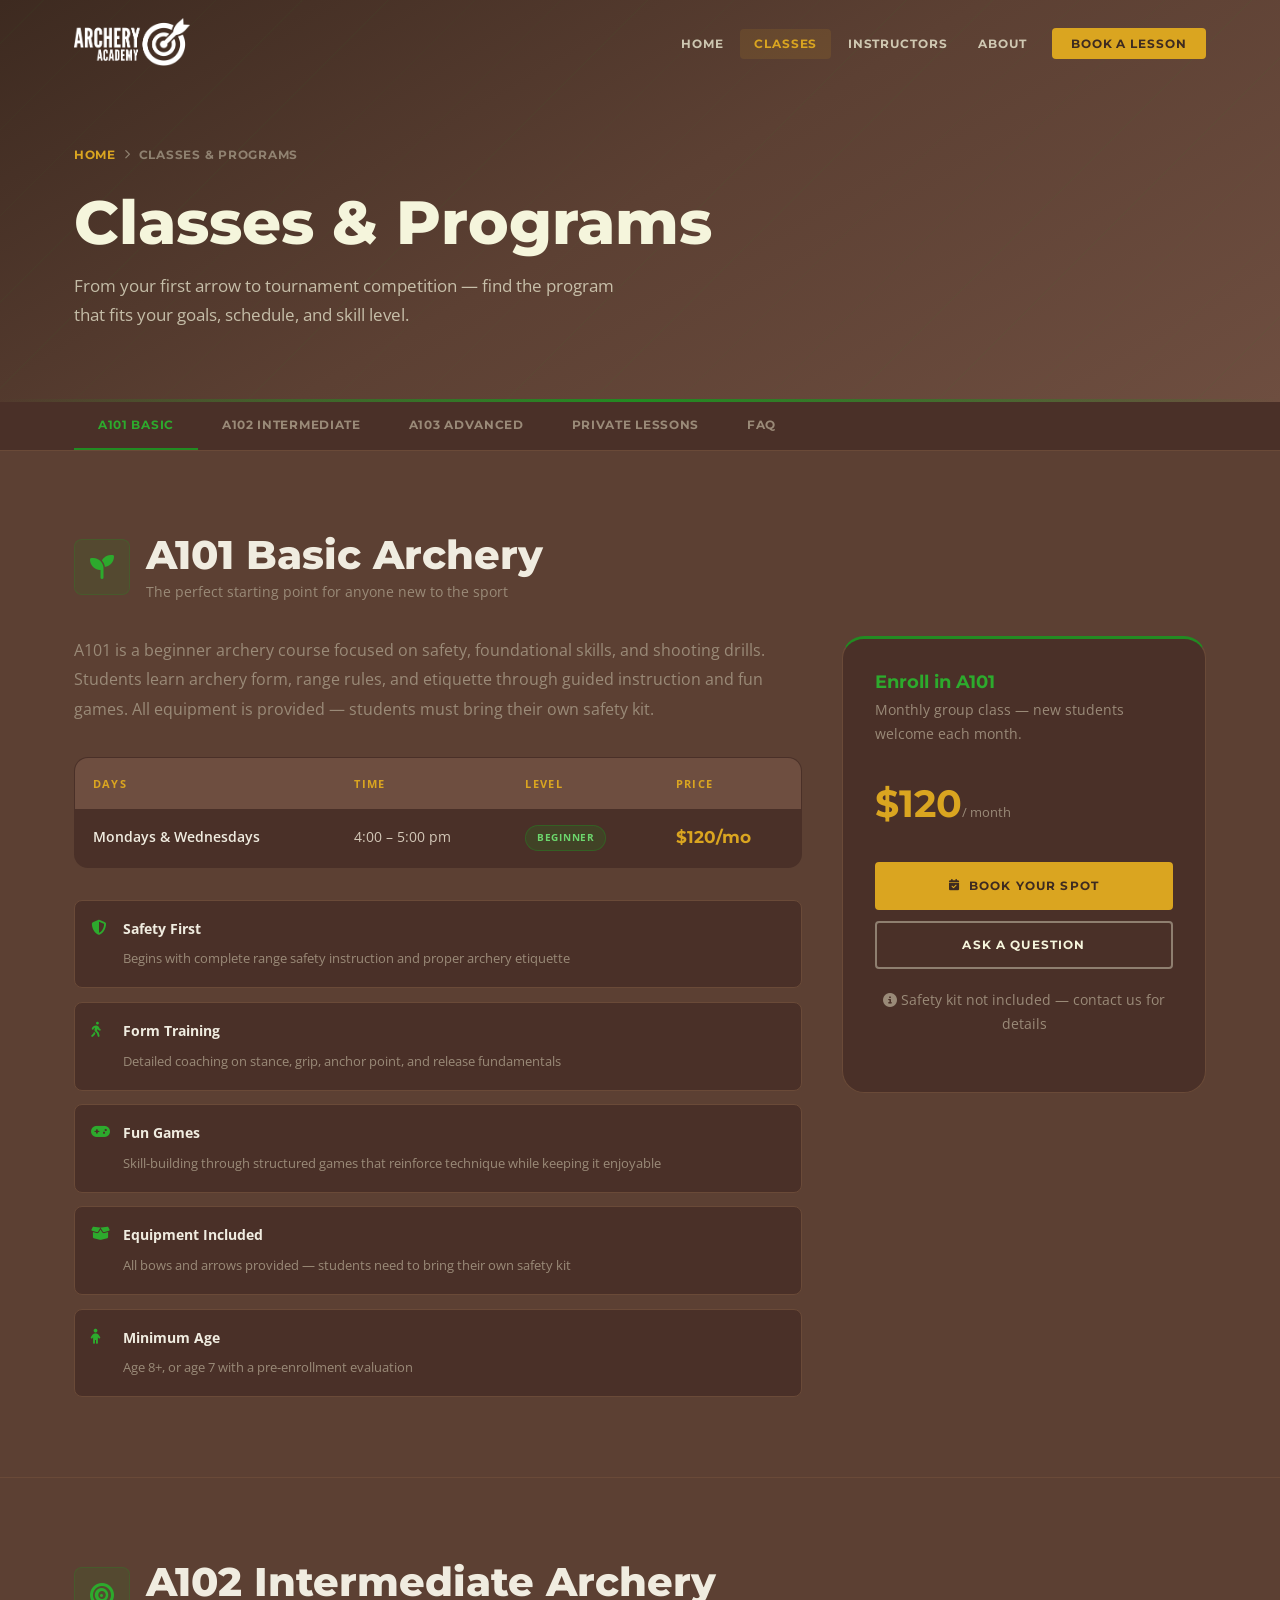
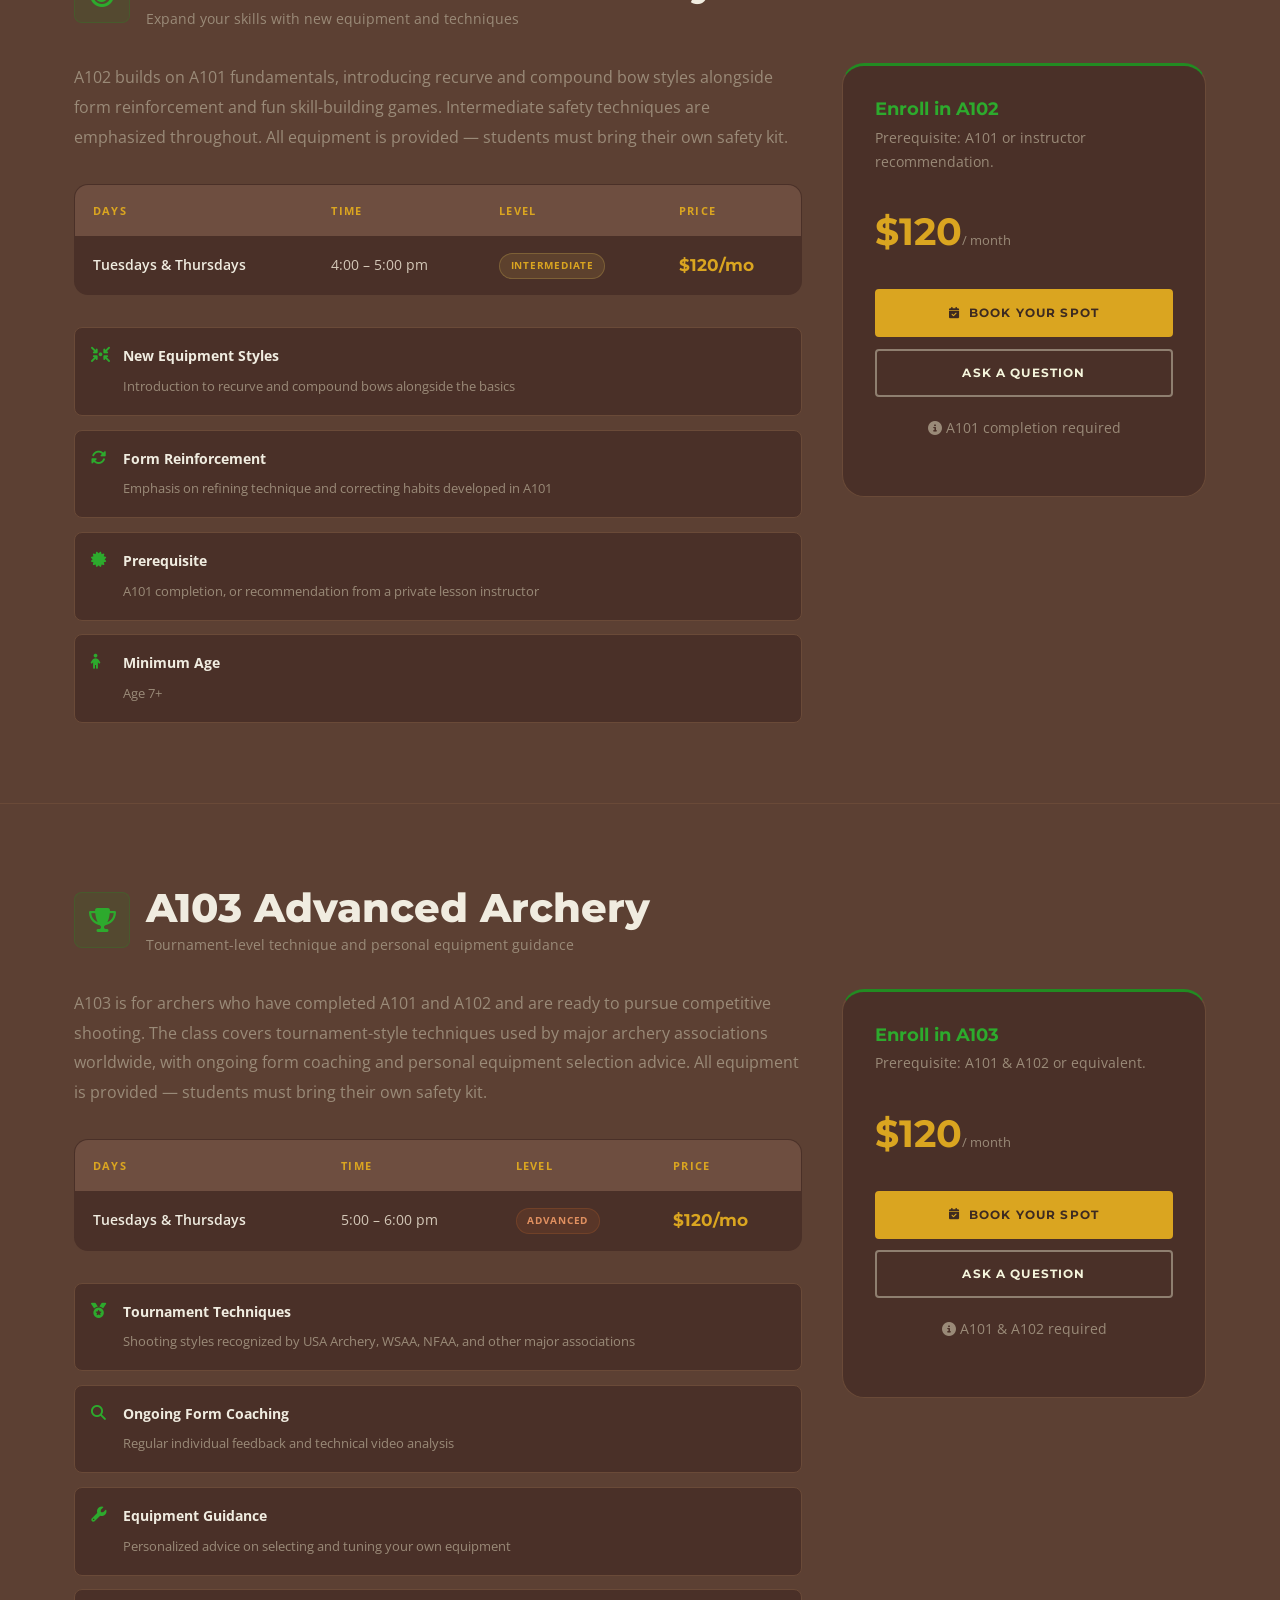
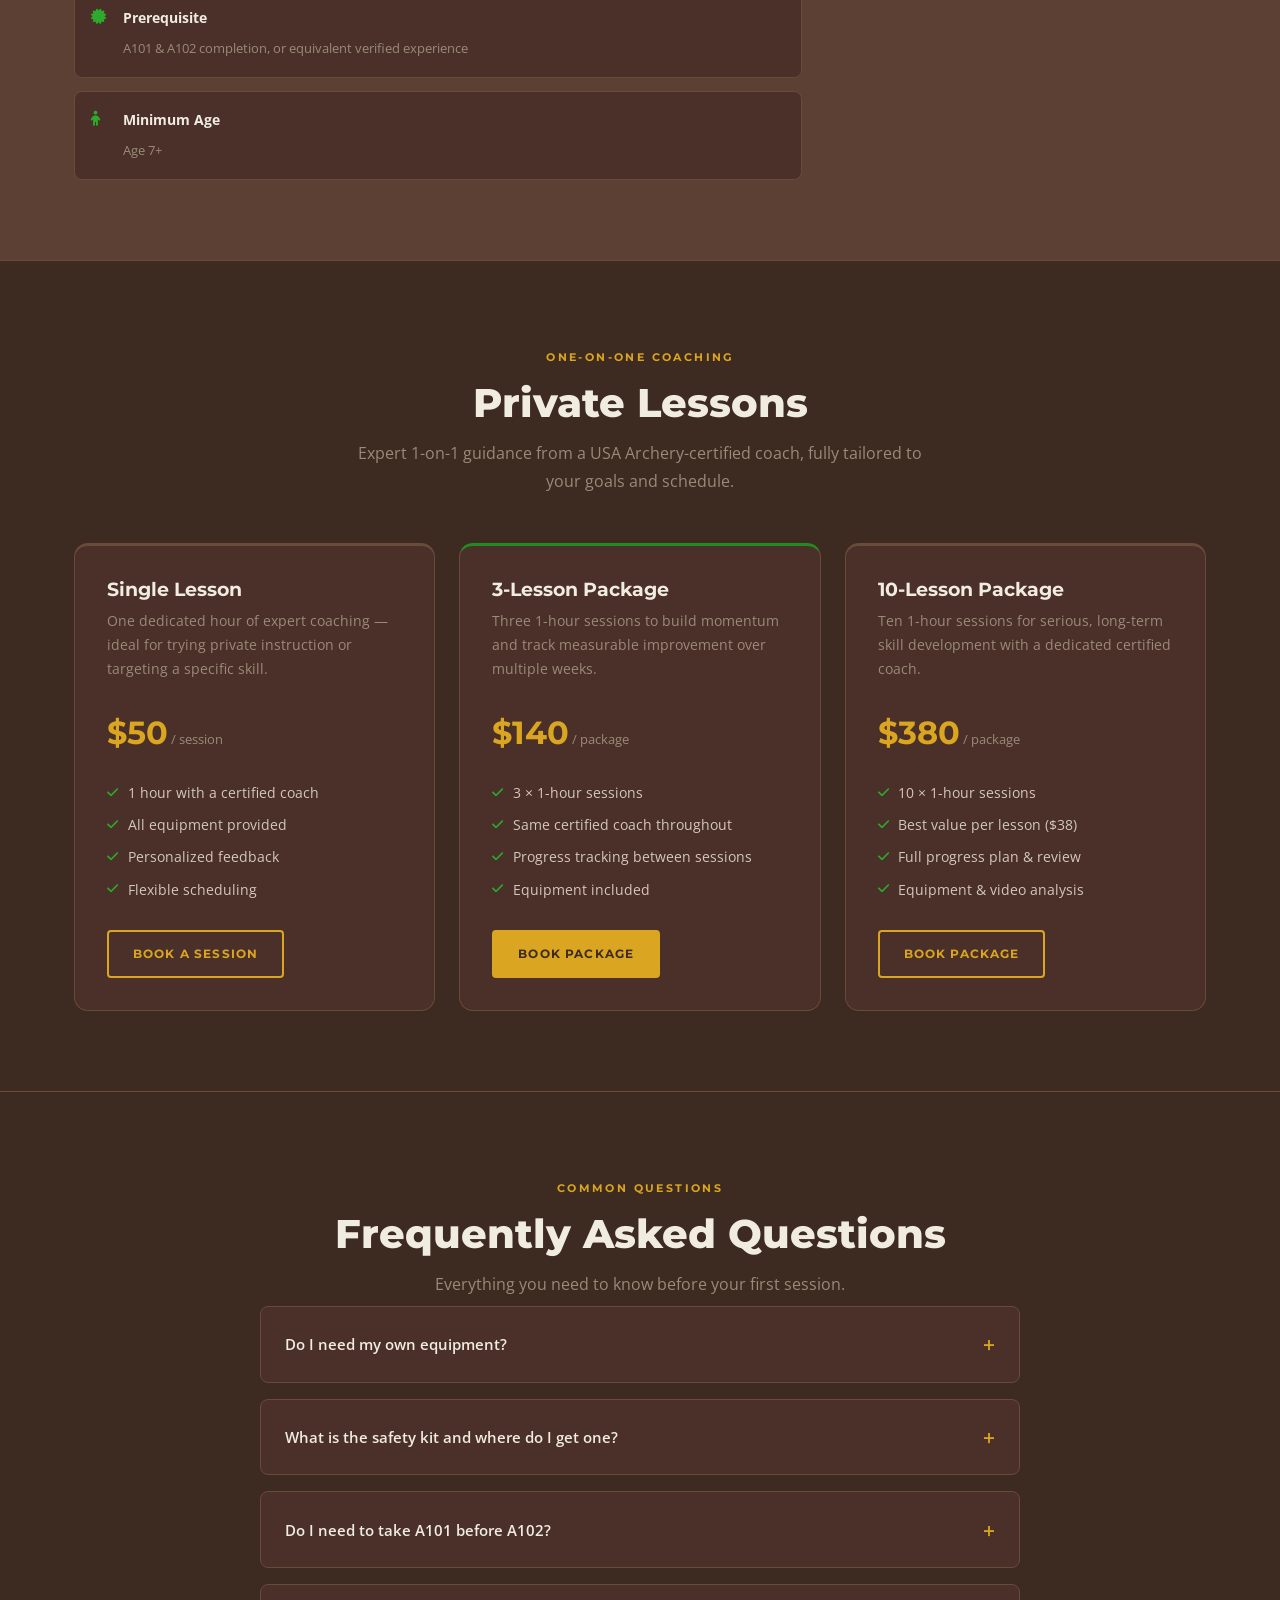
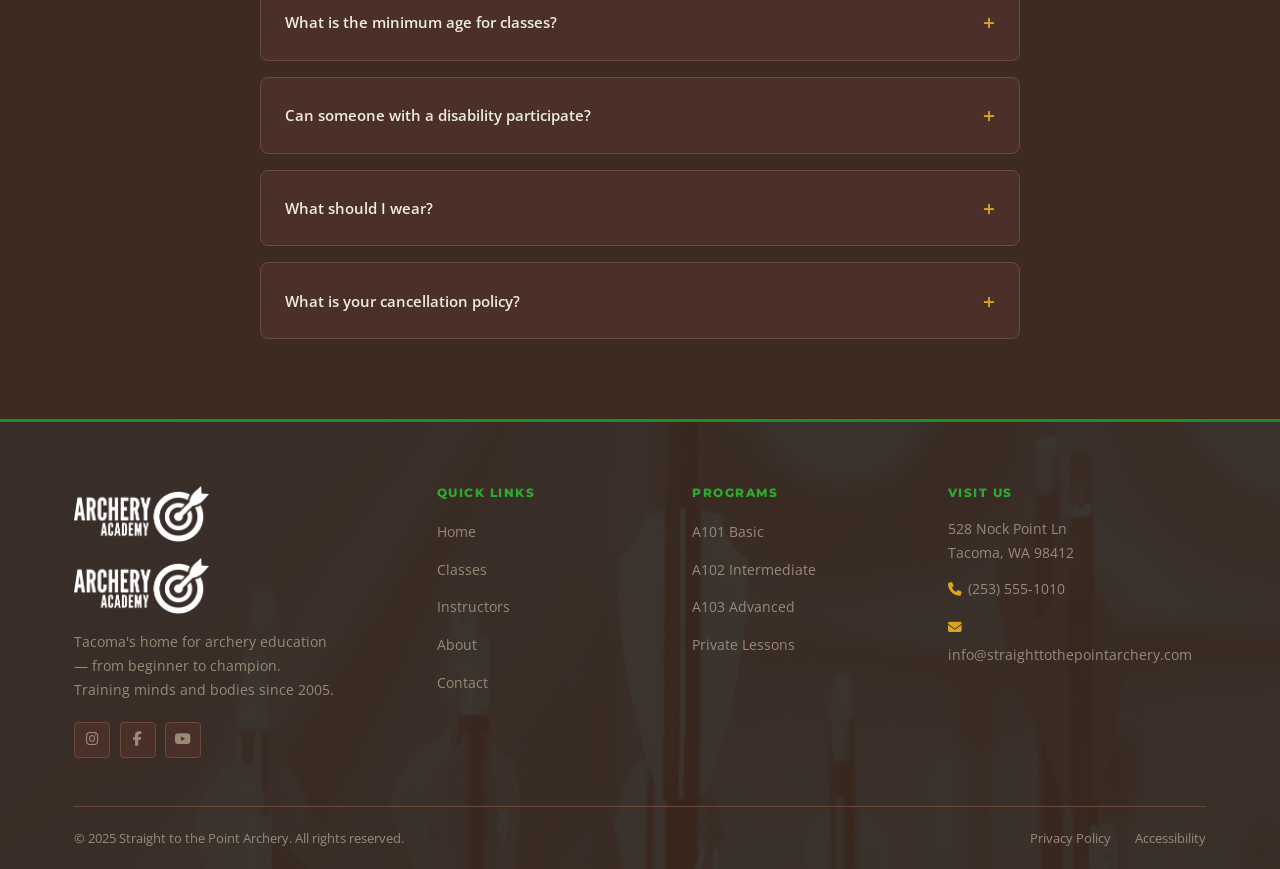
<file: classes.html>
<!DOCTYPE html>
<html lang="en">
<head>
  <meta charset="UTF-8" />
  <meta name="viewport" content="width=device-width, initial-scale=1.0" />
  <meta name="description" content="Straight to the Point Archery — Browse A101 Basic, A102 Intermediate, A103 Advanced classes and private lesson packages. View schedules, pricing, and book today." />
  <title>Classes &amp; Programs | Straight to the Point Archery</title>
  <link rel="icon" type="image/svg+xml" href="data:image/svg+xml,<svg xmlns='http://www.w3.org/2000/svg' viewBox='0 0 32 32'><circle cx='16' cy='16' r='14' fill='%23c9a84c' opacity='.15'/><line x1='4' y1='16' x2='28' y2='16' stroke='%23c9a84c' stroke-width='2.2' stroke-linecap='round'/><polygon points='24,11 28,16 24,21' fill='%23c9a84c'/><circle cx='16' cy='16' r='3' fill='none' stroke='%23c9a84c' stroke-width='1.5'/></svg>" />
  <link rel="preconnect" href="https://fonts.googleapis.com" />
  <link rel="preconnect" href="https://fonts.gstatic.com" crossorigin />
  <link href="https://fonts.googleapis.com/css2?family=Montserrat:wght@400;600;700;800;900&family=Open+Sans:ital,wght@0,400;0,600;1,400&display=swap" rel="stylesheet" />
  <link rel="stylesheet" href="https://cdnjs.cloudflare.com/ajax/libs/font-awesome/6.5.0/css/all.min.css" crossorigin="anonymous" />
  <link rel="stylesheet" href="css/style.css" />
  <style>
    .filter-nav { background: var(--brown-card); border-bottom: 1px solid var(--brown-border); position: sticky; top: 64px; z-index: 100; }
    .filter-nav-inner { display: flex; gap: 0; overflow-x: auto; scrollbar-width: none; max-width: 1180px; margin: 0 auto; padding: 0 1.5rem; }
    .filter-nav-inner::-webkit-scrollbar { display: none; }
    .filter-tab { font-family: var(--font-display); font-size: .72rem; font-weight: 700; letter-spacing: .06em; text-transform: uppercase; color: var(--text-muted); padding: 1rem 1.5rem; border: none; background: none; border-bottom: 3px solid transparent; margin-bottom: -1px; cursor: pointer; white-space: nowrap; transition: all var(--transition); }
    .filter-tab:hover { color: var(--cream); }
    .filter-tab.active { color: var(--green-light); border-bottom-color: var(--green); }

    .program-section { padding: 5rem 0; }
    .program-section + .program-section { border-top: 1px solid var(--brown-border); }
    .program-header { display: flex; align-items: center; gap: 1rem; margin-bottom: 2rem; }
    .program-icon-lg { width: 56px; height: 56px; border-radius: var(--radius-md); background: rgba(34,139,34,.12); border: 1px solid rgba(34,139,34,.25); display: flex; align-items: center; justify-content: center; font-size: 1.5rem; color: var(--green-light); flex-shrink: 0; }
    .program-header h2 { margin: 0; }
    .program-header p { margin: 0; color: var(--text-muted); font-size: .9rem; }

    .detail-grid { display: grid; grid-template-columns: 2fr 1fr; gap: 2.5rem; align-items: start; }

    .schedule-table { width: 100%; border-collapse: collapse; background: var(--brown-card); border: 1px solid var(--brown-border); border-radius: var(--radius-lg); overflow: hidden; margin-bottom: 2rem; }
    .schedule-table thead { background: var(--brown-mid); }
    .schedule-table th { font-family: var(--font-body); font-size: .68rem; font-weight: 700; letter-spacing: .12em; text-transform: uppercase; color: var(--gold); padding: 1rem 1.1rem; text-align: left; }
    .schedule-table tbody tr { border-bottom: 1px solid var(--brown-border); transition: background var(--transition); }
    .schedule-table tbody tr:last-child { border-bottom: none; }
    .schedule-table tbody tr:hover { background: var(--brown-mid); }
    .schedule-table td { padding: .9rem 1.1rem; font-size: .88rem; color: var(--text); vertical-align: middle; }
    .schedule-table td:first-child { font-weight: 600; color: var(--text-dark); }
    .level-badge { display: inline-block; font-family: var(--font-body); font-size: .62rem; font-weight: 700; letter-spacing: .08em; text-transform: uppercase; padding: .2rem .65rem; border-radius: var(--radius-full); }
    .level-beginner     { background: rgba(34,139,34,.2);  color: #6cd66c; border: 1px solid rgba(34,139,34,.4); }
    .level-intermediate { background: rgba(201,168,76,.15); color: var(--gold); border: 1px solid rgba(201,168,76,.3); }
    .level-advanced     { background: rgba(150,80,40,.2);  color: #e09060; border: 1px solid rgba(150,80,40,.4); }
    .price-strong { font-family: var(--font-display); font-weight: 700; font-size: 1.05rem; color: var(--gold); }

    .detail-list { display: flex; flex-direction: column; gap: .85rem; }
    .detail-item { display: flex; gap: 1rem; align-items: flex-start; padding: 1rem; background: var(--brown-card); border: 1px solid var(--brown-border); border-radius: var(--radius-md); }
    .detail-item i { color: var(--green-light); font-size: .95rem; margin-top: 3px; width: 16px; flex-shrink: 0; }
    .detail-item strong { display: block; font-size: .88rem; color: var(--text-dark); margin-bottom: 2px; }
    .detail-item span { font-size: .82rem; color: var(--text-muted); }

    .booking-card { background: var(--brown-card); border: 1px solid var(--brown-border); border-top: 3px solid var(--green); border-radius: var(--radius-xl); padding: 2rem; position: sticky; top: 120px; }
    .booking-card h3 { color: var(--green-light); margin-bottom: .4rem; font-size: 1.1rem; }
    .booking-card > p { color: var(--text-muted); font-size: .86rem; margin-bottom: 1.5rem; }
    .price-display { margin-bottom: 1.5rem; }
    .price-display strong { font-family: var(--font-display); font-size: 2.4rem; color: var(--gold); }
    .price-display span { font-size: .82rem; color: var(--text-muted); }
    .booking-card .btn { width: 100%; justify-content: center; margin-bottom: .7rem; }
    .booking-note { font-size: .75rem; color: var(--text-muted); text-align: center; margin-top: .5rem; }

    .divider { border: none; border-top: 1px solid var(--brown-border); margin: 0; }

    .private-grid { display: grid; grid-template-columns: repeat(3, 1fr); gap: 1.5rem; }
    .private-card { background: var(--brown-card); border: 1px solid var(--brown-border); border-top: 3px solid var(--brown-border); border-radius: var(--radius-lg); padding: 2rem; }
    .private-card.featured { border-top-color: var(--green); }
    .private-card h3 { font-size: 1.2rem; margin-bottom: .5rem; }
    .private-card > p { font-size: .86rem; color: var(--text-muted); margin-bottom: 1.5rem; }
    .private-price strong { font-family: var(--font-display); font-size: 2rem; color: var(--gold); }
    .private-price span { font-size: .84rem; color: var(--text-muted); }
    .private-includes { display: flex; flex-direction: column; gap: .5rem; margin: 1.25rem 0 1.75rem; }
    .private-includes li { display: flex; align-items: center; gap: .6rem; font-size: .86rem; color: var(--text); }
    .private-includes li i { color: var(--green-light); font-size: .8rem; }

    .faq-section { padding: 5rem 0; background: var(--brown-dark); border-top: 1px solid var(--brown-border); }
    .faq-list { max-width: 760px; margin: 0 auto; display: flex; flex-direction: column; gap: 1rem; }
    details { background: var(--brown-card); border: 1px solid var(--brown-border); border-radius: var(--radius-md); overflow: hidden; }
    summary { font-family: var(--font-body); font-size: .93rem; font-weight: 600; color: var(--text-dark); padding: 1.2rem 1.5rem; cursor: pointer; list-style: none; display: flex; justify-content: space-between; align-items: center; gap: 1rem; transition: color var(--transition); }
    summary::-webkit-details-marker { display: none; }
    summary::after { content: '\002B'; font-size: 1.3rem; color: var(--gold); flex-shrink: 0; }
    details[open] summary::after { content: '\2212'; }
    details > p { padding: 0 1.5rem 1.25rem; font-size: .88rem; color: var(--text-muted); line-height: 1.75; }

    @media (max-width: 860px) { .detail-grid { grid-template-columns: 1fr; } .booking-card { position: static; } .private-grid { grid-template-columns: 1fr; } }
  </style>
</head>
<body>

  <header id="site-header" class="scrolled">
    <nav role="navigation" aria-label="Main navigation">
      <a href="index.html" class="nav-logo" aria-label="Straight to the Point Archery home">
        <img src="images/archeryAcademy-logo-white.png" alt="Straight to the Point Archery" class="nav-logo-img" />
      </a>
      <ul class="nav-links" id="nav-links" role="list">
        <li><a href="index.html">Home</a></li>
        <li><a href="classes.html" class="active" aria-current="page">Classes</a></li>
        <li><a href="instructors.html">Instructors</a></li>
        <li><a href="about.html">About</a></li>
        <li><a href="contact.html" class="nav-cta">Book a Lesson</a></li>
      </ul>
      <button class="nav-toggle" id="nav-toggle" aria-expanded="false" aria-controls="nav-links" aria-label="Toggle navigation"><span></span><span></span><span></span></button>
    </nav>
  </header>

  <main>

    <section class="page-hero" aria-label="Page hero">
      <div class="container page-hero-inner">
        <nav class="breadcrumb" aria-label="Breadcrumb"><a href="index.html">Home</a><i class="fa-solid fa-chevron-right" aria-hidden="true"></i><span aria-current="page">Classes &amp; Programs</span></nav>
        <h1>Classes &amp; Programs</h1>
        <p>From your first arrow to tournament competition — find the program that fits your goals, schedule, and skill level.</p>
      </div>
    </section>

    <nav class="filter-nav" aria-label="Jump to program">
      <div class="filter-nav-inner">
        <button class="filter-tab active" data-target="a101">A101 Basic</button>
        <button class="filter-tab" data-target="a102">A102 Intermediate</button>
        <button class="filter-tab" data-target="a103">A103 Advanced</button>
        <button class="filter-tab" data-target="private">Private Lessons</button>
        <button class="filter-tab" data-target="faq">FAQ</button>
      </div>
    </nav>

    <!-- A101 -->
    <section class="program-section" id="a101" aria-labelledby="a101-heading">
      <div class="container">
        <div class="program-header">
          <div class="program-icon-lg" aria-hidden="true"><i class="fa-solid fa-seedling"></i></div>
          <div>
            <h2 id="a101-heading">A101 Basic Archery</h2>
            <p>The perfect starting point for anyone new to the sport</p>
          </div>
        </div>
        <div class="detail-grid">
          <div>
            <p style="color:var(--text-muted);margin-bottom:2rem;line-height:1.85;">A101 is a beginner archery course focused on safety, foundational skills, and shooting drills. Students learn archery form, range rules, and etiquette through guided instruction and fun games. All equipment is provided — students must bring their own safety kit.</p>
            <table class="schedule-table" aria-label="A101 schedule">
              <thead><tr><th>Days</th><th>Time</th><th>Level</th><th>Price</th></tr></thead>
              <tbody>
                <tr><td>Mondays &amp; Wednesdays</td><td>4:00 – 5:00 pm</td><td><span class="level-badge level-beginner">Beginner</span></td><td><span class="price-strong">$120/mo</span></td></tr>
              </tbody>
            </table>
            <div class="detail-list">
              <div class="detail-item"><i class="fa-solid fa-shield-halved" aria-hidden="true"></i><div><strong>Safety First</strong><span>Begins with complete range safety instruction and proper archery etiquette</span></div></div>
              <div class="detail-item"><i class="fa-solid fa-person-walking" aria-hidden="true"></i><div><strong>Form Training</strong><span>Detailed coaching on stance, grip, anchor point, and release fundamentals</span></div></div>
              <div class="detail-item"><i class="fa-solid fa-gamepad" aria-hidden="true"></i><div><strong>Fun Games</strong><span>Skill-building through structured games that reinforce technique while keeping it enjoyable</span></div></div>
              <div class="detail-item"><i class="fa-solid fa-box-open" aria-hidden="true"></i><div><strong>Equipment Included</strong><span>All bows and arrows provided — students need to bring their own safety kit</span></div></div>
              <div class="detail-item"><i class="fa-solid fa-child" aria-hidden="true"></i><div><strong>Minimum Age</strong><span>Age 8+, or age 7 with a pre-enrollment evaluation</span></div></div>
            </div>
          </div>
          <div class="booking-card">
            <h3>Enroll in A101</h3>
            <p>Monthly group class — new students welcome each month.</p>
            <div class="price-display"><strong>$120</strong><span>/ month</span></div>
            <a href="contact.html" class="btn btn-primary"><i class="fa-solid fa-calendar-check" aria-hidden="true"></i> Book Your Spot</a>
            <a href="contact.html" class="btn btn-outline-light">Ask a Question</a>
            <p class="booking-note"><i class="fa-solid fa-circle-info" aria-hidden="true"></i> Safety kit not included — contact us for details</p>
          </div>
        </div>
      </div>
    </section>

    <hr class="divider" />

    <!-- A102 -->
    <section class="program-section" id="a102" aria-labelledby="a102-heading">
      <div class="container">
        <div class="program-header">
          <div class="program-icon-lg" aria-hidden="true"><i class="fa-solid fa-bullseye"></i></div>
          <div>
            <h2 id="a102-heading">A102 Intermediate Archery</h2>
            <p>Expand your skills with new equipment and techniques</p>
          </div>
        </div>
        <div class="detail-grid">
          <div>
            <p style="color:var(--text-muted);margin-bottom:2rem;line-height:1.85;">A102 builds on A101 fundamentals, introducing recurve and compound bow styles alongside form reinforcement and fun skill-building games. Intermediate safety techniques are emphasized throughout. All equipment is provided — students must bring their own safety kit.</p>
            <table class="schedule-table" aria-label="A102 schedule">
              <thead><tr><th>Days</th><th>Time</th><th>Level</th><th>Price</th></tr></thead>
              <tbody>
                <tr><td>Tuesdays &amp; Thursdays</td><td>4:00 – 5:00 pm</td><td><span class="level-badge level-intermediate">Intermediate</span></td><td><span class="price-strong">$120/mo</span></td></tr>
              </tbody>
            </table>
            <div class="detail-list">
              <div class="detail-item"><i class="fa-solid fa-arrows-to-circle" aria-hidden="true"></i><div><strong>New Equipment Styles</strong><span>Introduction to recurve and compound bows alongside the basics</span></div></div>
              <div class="detail-item"><i class="fa-solid fa-rotate" aria-hidden="true"></i><div><strong>Form Reinforcement</strong><span>Emphasis on refining technique and correcting habits developed in A101</span></div></div>
              <div class="detail-item"><i class="fa-solid fa-certificate" aria-hidden="true"></i><div><strong>Prerequisite</strong><span>A101 completion, or recommendation from a private lesson instructor</span></div></div>
              <div class="detail-item"><i class="fa-solid fa-child" aria-hidden="true"></i><div><strong>Minimum Age</strong><span>Age 7+</span></div></div>
            </div>
          </div>
          <div class="booking-card">
            <h3>Enroll in A102</h3>
            <p>Prerequisite: A101 or instructor recommendation.</p>
            <div class="price-display"><strong>$120</strong><span>/ month</span></div>
            <a href="contact.html" class="btn btn-primary"><i class="fa-solid fa-calendar-check" aria-hidden="true"></i> Book Your Spot</a>
            <a href="contact.html" class="btn btn-outline-light">Ask a Question</a>
            <p class="booking-note"><i class="fa-solid fa-circle-info" aria-hidden="true"></i> A101 completion required</p>
          </div>
        </div>
      </div>
    </section>

    <hr class="divider" />

    <!-- A103 -->
    <section class="program-section" id="a103" aria-labelledby="a103-heading">
      <div class="container">
        <div class="program-header">
          <div class="program-icon-lg" aria-hidden="true"><i class="fa-solid fa-trophy"></i></div>
          <div>
            <h2 id="a103-heading">A103 Advanced Archery</h2>
            <p>Tournament-level technique and personal equipment guidance</p>
          </div>
        </div>
        <div class="detail-grid">
          <div>
            <p style="color:var(--text-muted);margin-bottom:2rem;line-height:1.85;">A103 is for archers who have completed A101 and A102 and are ready to pursue competitive shooting. The class covers tournament-style techniques used by major archery associations worldwide, with ongoing form coaching and personal equipment selection advice. All equipment is provided — students must bring their own safety kit.</p>
            <table class="schedule-table" aria-label="A103 schedule">
              <thead><tr><th>Days</th><th>Time</th><th>Level</th><th>Price</th></tr></thead>
              <tbody>
                <tr><td>Tuesdays &amp; Thursdays</td><td>5:00 – 6:00 pm</td><td><span class="level-badge level-advanced">Advanced</span></td><td><span class="price-strong">$120/mo</span></td></tr>
              </tbody>
            </table>
            <div class="detail-list">
              <div class="detail-item"><i class="fa-solid fa-medal" aria-hidden="true"></i><div><strong>Tournament Techniques</strong><span>Shooting styles recognized by USA Archery, WSAA, NFAA, and other major associations</span></div></div>
              <div class="detail-item"><i class="fa-solid fa-magnifying-glass" aria-hidden="true"></i><div><strong>Ongoing Form Coaching</strong><span>Regular individual feedback and technical video analysis</span></div></div>
              <div class="detail-item"><i class="fa-solid fa-wrench" aria-hidden="true"></i><div><strong>Equipment Guidance</strong><span>Personalized advice on selecting and tuning your own equipment</span></div></div>
              <div class="detail-item"><i class="fa-solid fa-certificate" aria-hidden="true"></i><div><strong>Prerequisite</strong><span>A101 &amp; A102 completion, or equivalent verified experience</span></div></div>
              <div class="detail-item"><i class="fa-solid fa-child" aria-hidden="true"></i><div><strong>Minimum Age</strong><span>Age 7+</span></div></div>
            </div>
          </div>
          <div class="booking-card">
            <h3>Enroll in A103</h3>
            <p>Prerequisite: A101 &amp; A102 or equivalent.</p>
            <div class="price-display"><strong>$120</strong><span>/ month</span></div>
            <a href="contact.html" class="btn btn-primary"><i class="fa-solid fa-calendar-check" aria-hidden="true"></i> Book Your Spot</a>
            <a href="contact.html" class="btn btn-outline-light">Ask a Question</a>
            <p class="booking-note"><i class="fa-solid fa-circle-info" aria-hidden="true"></i> A101 &amp; A102 required</p>
          </div>
        </div>
      </div>
    </section>

    <hr class="divider" />

    <!-- PRIVATE LESSONS -->
    <section class="program-section" id="private" aria-labelledby="private-heading" style="background:var(--brown-dark);">
      <div class="container">
        <div class="text-center" style="margin-bottom:3rem;">
          <span class="section-label" aria-hidden="true">One-on-One Coaching</span>
          <h2 id="private-heading" class="section-title">Private Lessons</h2>
          <p class="section-sub">Expert 1-on-1 guidance from a USA Archery-certified coach, fully tailored to your goals and schedule.</p>
        </div>
        <div class="private-grid">
          <div class="private-card">
            <h3>Single Lesson</h3>
            <p>One dedicated hour of expert coaching — ideal for trying private instruction or targeting a specific skill.</p>
            <div class="private-price"><strong>$50</strong><span> / session</span></div>
            <ul class="private-includes">
              <li><i class="fa-solid fa-check" aria-hidden="true"></i> 1 hour with a certified coach</li>
              <li><i class="fa-solid fa-check" aria-hidden="true"></i> All equipment provided</li>
              <li><i class="fa-solid fa-check" aria-hidden="true"></i> Personalized feedback</li>
              <li><i class="fa-solid fa-check" aria-hidden="true"></i> Flexible scheduling</li>
            </ul>
            <a href="contact.html" class="btn btn-outline">Book a Session</a>
          </div>
          <div class="private-card featured">
            <h3>3-Lesson Package</h3>
            <p>Three 1-hour sessions to build momentum and track measurable improvement over multiple weeks.</p>
            <div class="private-price"><strong>$140</strong><span> / package</span></div>
            <ul class="private-includes">
              <li><i class="fa-solid fa-check" aria-hidden="true"></i> 3 × 1-hour sessions</li>
              <li><i class="fa-solid fa-check" aria-hidden="true"></i> Same certified coach throughout</li>
              <li><i class="fa-solid fa-check" aria-hidden="true"></i> Progress tracking between sessions</li>
              <li><i class="fa-solid fa-check" aria-hidden="true"></i> Equipment included</li>
            </ul>
            <a href="contact.html" class="btn btn-primary">Book Package</a>
          </div>
          <div class="private-card">
            <h3>10-Lesson Package</h3>
            <p>Ten 1-hour sessions for serious, long-term skill development with a dedicated certified coach.</p>
            <div class="private-price"><strong>$380</strong><span> / package</span></div>
            <ul class="private-includes">
              <li><i class="fa-solid fa-check" aria-hidden="true"></i> 10 × 1-hour sessions</li>
              <li><i class="fa-solid fa-check" aria-hidden="true"></i> Best value per lesson ($38)</li>
              <li><i class="fa-solid fa-check" aria-hidden="true"></i> Full progress plan &amp; review</li>
              <li><i class="fa-solid fa-check" aria-hidden="true"></i> Equipment &amp; video analysis</li>
            </ul>
            <a href="contact.html" class="btn btn-outline">Book Package</a>
          </div>
        </div>
      </div>
    </section>

    <!-- FAQ -->
    <section class="faq-section" id="faq" aria-labelledby="faq-heading">
      <div class="container">
        <div class="text-center">
          <span class="section-label" aria-hidden="true">Common Questions</span>
          <h2 id="faq-heading" class="section-title">Frequently Asked Questions</h2>
          <p class="section-sub">Everything you need to know before your first session.</p>
        </div>
        <div class="faq-list">
          <details><summary>Do I need my own equipment?</summary><p>No — all bows, arrows, arm guards, and finger tabs are included in every class and lesson fee. You will need to bring your own safety kit. Contact us for details on what the safety kit includes and where to purchase one.</p></details>
          <details><summary>What is the safety kit and where do I get one?</summary><p>The safety kit includes personal protective gear required for all participants. Please reach out before your first class and we'll point you to where to get one locally or online.</p></details>
          <details><summary>Do I need to take A101 before A102?</summary><p>Yes — A101 is the prerequisite for A102. The exception is if you receive a direct recommendation from one of our private lesson instructors, who can assess your existing skill level. A102 and A103 both require verified prior experience.</p></details>
          <details><summary>What is the minimum age for classes?</summary><p>A101 starts at age 8 (age 7 with a pre-enrollment evaluation). A102 and A103 are open from age 7. Private lessons are available for all ages — please contact us to discuss the right fit for younger students.</p></details>
          <details><summary>Can someone with a disability participate?</summary><p>Absolutely. Our facility is fully accessible and we have specific adaptive equipment available. Please contact us in advance so we can prepare the right setup for your first visit.</p></details>
          <details><summary>What should I wear?</summary><p>Comfortable, close-toed shoes and form-fitting clothing on your bow arm — loose sleeves can catch the bowstring. Avoid dangling jewelry. That's it!</p></details>
          <details><summary>What is your cancellation policy?</summary><p>Cancel at least 24 hours before your session for a full credit toward a future booking. Within 24 hours, sessions are non-refundable, but we'll do our best to reschedule if there's an emergency — just call us directly.</p></details>
        </div>
      </div>
    </section>

  </main>

  <footer>
    <div class="footer-inner">
    <div class="container">
      <div class="footer-grid">
        <div class="footer-brand">
          <img src="images/archeryAcademy-logo-white.png" alt="Straight to the Point Archery" class="footer-logo-img" />
          <img src="images/archeryAcademy-logo-white.png" alt="Straight to the Point Archery" class="footer-logo-img" />
          <p>Tacoma's home for archery education — from beginner to champion. Training minds and bodies since 2005.</p>
          <ul class="footer-social" role="list"><li><a href="#" class="social-link" aria-label="Instagram"><i class="fa-brands fa-instagram"></i></a></li><li><a href="#" class="social-link" aria-label="Facebook"><i class="fa-brands fa-facebook-f"></i></a></li><li><a href="#" class="social-link" aria-label="YouTube"><i class="fa-brands fa-youtube"></i></a></li></ul>
        </div>
        <nav aria-label="Quick links"><div class="footer-col"><h4>Quick Links</h4><ul class="footer-links" role="list"><li><a href="index.html">Home</a></li><li><a href="classes.html">Classes</a></li><li><a href="instructors.html">Instructors</a></li><li><a href="about.html">About</a></li><li><a href="contact.html">Contact</a></li></ul></div></nav>
        <nav aria-label="Programs"><div class="footer-col"><h4>Programs</h4><ul class="footer-links" role="list"><li><a href="#a101">A101 Basic</a></li><li><a href="#a102">A102 Intermediate</a></li><li><a href="#a103">A103 Advanced</a></li><li><a href="#private">Private Lessons</a></li></ul></div></nav>
        <div class="footer-col"><h4>Visit Us</h4><ul class="footer-links" role="list"><li style="color:var(--text-muted);font-size:.85rem;">528 Nock Point Ln<br>Tacoma, WA 98412</li><li><a href="tel:+12535551010"><i class="fa-solid fa-phone" style="color:var(--gold);margin-right:6px;"></i>(253) 555-1010</a></li><li><a href="mailto:info@straighttothepointarchery.com"><i class="fa-solid fa-envelope" style="color:var(--gold);margin-right:6px;"></i>info@straighttothepointarchery.com</a></li></ul></div>
      </div>
      <div class="footer-bottom"><p>&copy; 2025 Straight to the Point Archery. All rights reserved.</p><div style="display:flex;gap:1.5rem;"><a href="#">Privacy Policy</a><a href="#">Accessibility</a></div></div>
    </div>
    </div>
  </footer>

  <script>
    const header = document.getElementById('site-header');
    window.addEventListener('scroll', () => { header.classList.toggle('scrolled', window.scrollY > 60); }, { passive: true });
    const toggle = document.getElementById('nav-toggle');
    const navLinks = document.getElementById('nav-links');
    toggle.addEventListener('click', () => { const o = navLinks.classList.toggle('open'); toggle.setAttribute('aria-expanded', String(o)); document.body.style.overflow = o ? 'hidden' : ''; });
    navLinks.querySelectorAll('a').forEach(a => a.addEventListener('click', () => { navLinks.classList.remove('open'); toggle.setAttribute('aria-expanded','false'); document.body.style.overflow=''; }));
    document.querySelectorAll('.filter-tab').forEach(tab => { tab.addEventListener('click', () => { document.querySelectorAll('.filter-tab').forEach(t => t.classList.remove('active')); tab.classList.add('active'); const target = document.getElementById(tab.dataset.target); if (target) target.scrollIntoView({ behavior: 'smooth', block: 'start' }); }); });
  </script>
</body>
</html>
</file>
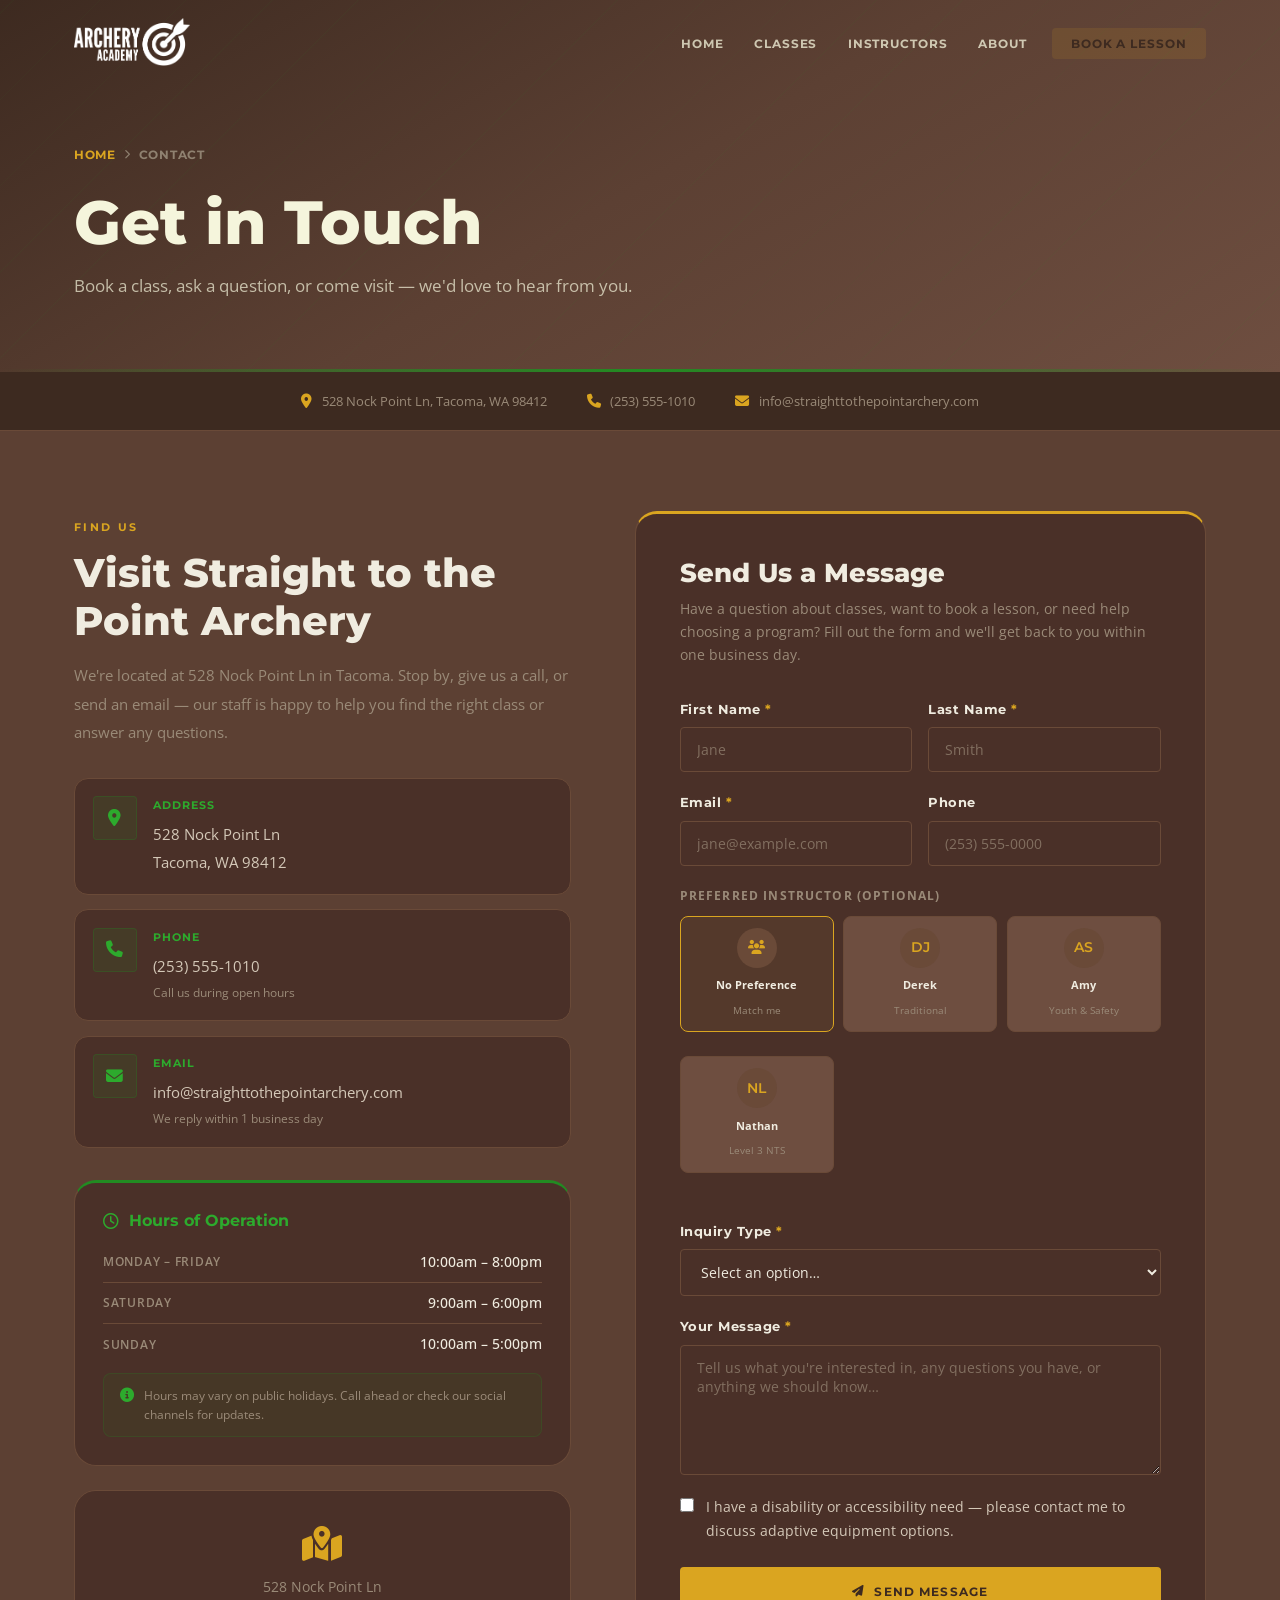
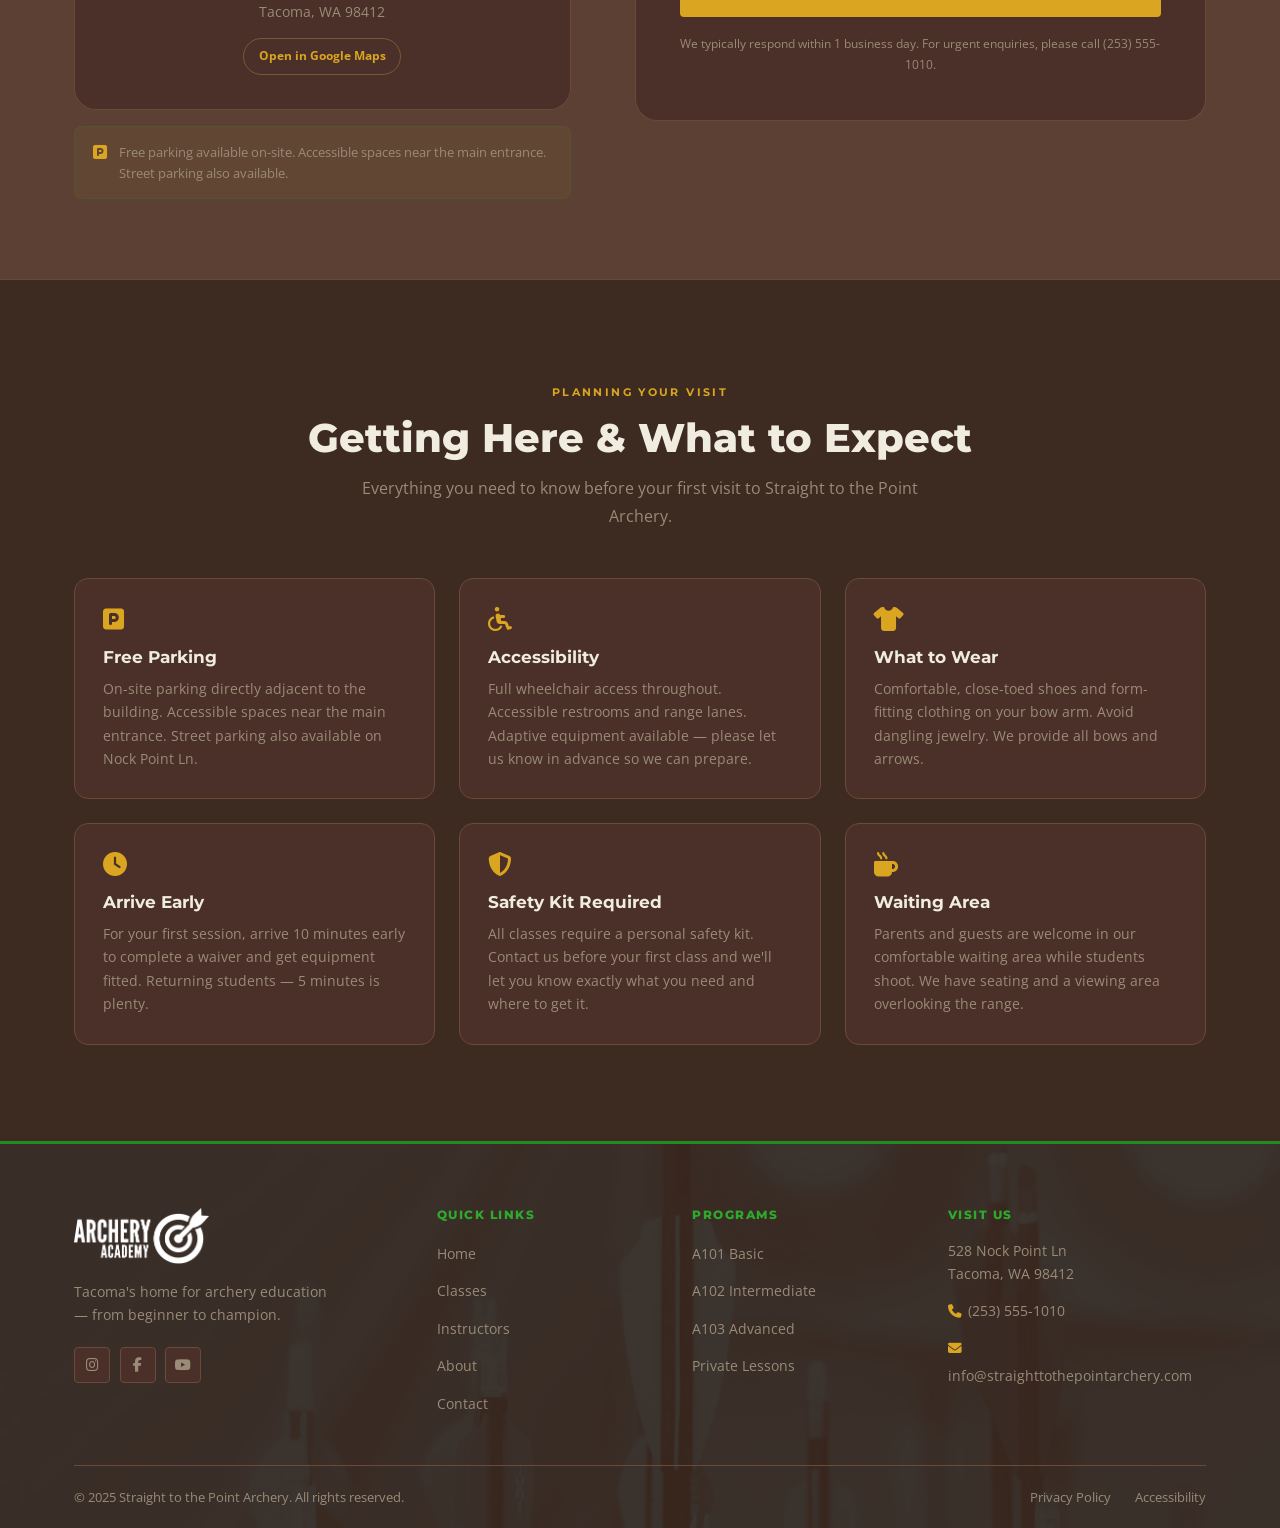
<file: contact.html>
<!DOCTYPE html>
<html lang="en">
<head>
  <meta charset="UTF-8" />
  <meta name="viewport" content="width=device-width, initial-scale=1.0" />
  <meta name="description" content="Contact Straight to the Point Archery — book a lesson, ask about programs, or find us at 528 Nock Point Ln, Tacoma, WA. Call (253) 555-1010 or email us." />
  <title>Contact Us | Straight to the Point Archery</title>
  <link rel="icon" type="image/png" href="images/archeryAcademy-logo-color.png" />
  <link rel="preconnect" href="https://fonts.googleapis.com" />
  <link rel="preconnect" href="https://fonts.gstatic.com" crossorigin />
  <link href="https://fonts.googleapis.com/css2?family=Montserrat:wght@400;600;700;800;900&family=Open+Sans:ital,wght@0,400;0,600;1,400&display=swap" rel="stylesheet" />
  <link rel="stylesheet" href="https://cdnjs.cloudflare.com/ajax/libs/font-awesome/6.5.0/css/all.min.css" crossorigin="anonymous" />
  <link rel="stylesheet" href="css/style.css" />
  <style>
    /* QUICK STRIP */
    .quick-contact { background: var(--brown-dark); border-bottom: 1px solid var(--brown-border); padding: 1.1rem 0; }
    .quick-contact-inner { display: flex; flex-wrap: wrap; justify-content: center; gap: .5rem 2.5rem; max-width: 1180px; margin: 0 auto; padding: 0 1.5rem; }
    .qc-item { display: flex; align-items: center; gap: .6rem; font-size: .82rem; color: var(--text-muted); }
    .qc-item i { color: var(--gold); font-size: .88rem; }
    .qc-item a { color: inherit; transition: color var(--transition); }
    .qc-item a:hover { color: var(--gold-light); }

    /* MAIN LAYOUT */
    .contact-main { padding: 5rem 0; }
    .contact-two-col { display: grid; grid-template-columns: 1fr 1.15fr; gap: 4rem; align-items: start; }

    /* INFO SIDE */
    .contact-info-side h2 { margin-bottom: 1rem; }
    .contact-info-side > p { color: var(--text-muted); font-size: .95rem; line-height: 1.85; margin-bottom: 2rem; }
    .contact-methods { display: flex; flex-direction: column; gap: .9rem; margin-bottom: 2rem; }
    .contact-method { display: flex; align-items: flex-start; gap: 1rem; padding: 1.1rem; background: var(--brown-card); border: 1px solid var(--brown-border); border-radius: var(--radius-lg); transition: border-color var(--transition); }
    .contact-method:hover { border-color: var(--green-dim); }
    .cm-icon { width: 44px; height: 44px; border-radius: var(--radius-sm); background: rgba(34,139,34,.12); border: 1px solid rgba(34,139,34,.25); display: flex; align-items: center; justify-content: center; color: var(--green-light); font-size: 1.05rem; flex-shrink: 0; }
    .cm-text strong { display: block; font-family: var(--font-display); font-size: .68rem; font-weight: 700; letter-spacing: .1em; text-transform: uppercase; color: var(--green-light); margin-bottom: .3rem; }
    .cm-text a, .cm-text span { font-size: .92rem; color: var(--text); }
    .cm-text a:hover { color: var(--gold-light); }
    .cm-text small { display: block; font-size: .76rem; color: var(--text-muted); margin-top: 2px; }

    /* HOURS CARD */
    .hours-card { background: var(--brown-card); border: 1px solid var(--brown-border); border-top: 3px solid var(--green); border-radius: var(--radius-xl); padding: 1.75rem; margin-bottom: 1.5rem; }
    .hours-card h3 { color: var(--green-light); font-size: 1rem; margin-bottom: 1.25rem; display: flex; align-items: center; gap: .6rem; }
    .hours-rows { display: flex; flex-direction: column; gap: .5rem; }
    .hours-row { display: flex; justify-content: space-between; align-items: center; padding-bottom: .5rem; border-bottom: 1px solid var(--brown-border); font-size: .86rem; }
    .hours-row:last-child { border-bottom: none; padding-bottom: 0; }
    .hours-row .day { font-weight: 600; color: var(--text-muted); font-size: .78rem; text-transform: uppercase; letter-spacing: .06em; }
    .hours-row .time { color: var(--text-dark); font-weight: 500; }
    .hours-note { margin-top: 1rem; padding: .75rem 1rem; background: rgba(34,139,34,.08); border: 1px solid rgba(34,139,34,.2); border-radius: var(--radius-md); display: flex; gap: .6rem; align-items: flex-start; }
    .hours-note i { color: var(--green-light); font-size: .88rem; margin-top: 2px; flex-shrink: 0; }
    .hours-note p { margin: 0; font-size: .78rem; color: var(--text-muted); line-height: 1.55; }

    /* MAP */
    .map-container { border: 1px solid var(--brown-border); border-radius: var(--radius-xl); overflow: hidden; height: 220px; margin-bottom: 1rem; }
    .map-placeholder { width: 100%; height: 100%; display: flex; flex-direction: column; align-items: center; justify-content: center; gap: .9rem; background: var(--brown-card); color: var(--text-muted); }
    .map-placeholder i { font-size: 2.2rem; color: var(--gold); }
    .map-placeholder p { font-size: .86rem; text-align: center; }
    .map-placeholder a { font-size: .78rem; font-weight: 700; color: var(--gold); padding: .4rem .9rem; border: 1px solid rgba(201,168,76,.35); border-radius: var(--radius-full); transition: background var(--transition); }
    .map-placeholder a:hover { background: rgba(201,168,76,.1); }
    .parking-note { display: flex; align-items: flex-start; gap: .75rem; padding: .9rem 1.1rem; background: rgba(201,168,76,.06); border: 1px solid rgba(34,139,34,.2); border-radius: var(--radius-md); }
    .parking-note i { color: var(--gold); margin-top: 2px; flex-shrink: 0; }
    .parking-note p { margin: 0; font-size: .82rem; color: var(--text-muted); line-height: 1.6; }

    /* FORM CARD */
    .form-card { background: var(--brown-card); border: 1px solid var(--brown-border); border-top: 3px solid var(--gold); border-radius: var(--radius-xl); padding: 2.75rem; }
    .form-card h2 { font-size: 1.6rem; margin-bottom: .5rem; }
    .form-card > p { font-size: .88rem; color: var(--text-muted); margin-bottom: 2rem; line-height: 1.65; }
    .form-two-col { display: grid; grid-template-columns: 1fr 1fr; gap: 1rem; }

    /* INSTRUCTOR SELECTOR */
    .instructor-selector { display: grid; grid-template-columns: repeat(3, 1fr); gap: .6rem; margin-bottom: 1.5rem; }
    .instructor-option { display: none; }
    .instructor-option + label { display: flex; flex-direction: column; align-items: center; gap: .45rem; padding: .7rem .4rem; border: 1.5px solid var(--brown-border); border-radius: var(--radius-md); cursor: pointer; transition: all var(--transition); text-align: center; background: var(--brown-mid); }
    .instructor-option + label .instr-avatar { width: 40px; height: 40px; border-radius: 50%; background: var(--brown-border); display: flex; align-items: center; justify-content: center; font-family: var(--font-display); font-size: .85rem; font-weight: 600; color: var(--gold); }
    .instructor-option + label strong { font-family: var(--font-body); font-size: .7rem; font-weight: 700; color: var(--text-dark); }
    .instructor-option + label span { font-size: .64rem; color: var(--text-muted); }
    .instructor-option:checked + label, .instructor-option + label:hover { border-color: var(--gold); background: rgba(201,168,76,.08); }

    .field-label { font-family: var(--font-body); font-size: .72rem; font-weight: 700; letter-spacing: .1em; text-transform: uppercase; color: var(--text-muted); display: block; margin-bottom: .6rem; }
    fieldset { border: none; padding: 0; margin: 0 0 1.5rem; }

    /* SUCCESS */
    .form-success { display: none; text-align: center; padding: 3rem 2rem; }
    .form-success i { font-size: 3.5rem; color: var(--gold); display: block; margin-bottom: 1.25rem; }
    .form-success h3 { color: var(--text-dark); margin-bottom: .75rem; }
    .form-success p { color: var(--text-muted); font-size: .92rem; }

    /* LOGISTICS */
    .logistics-section { padding: 6rem 0; background: var(--brown-dark); border-top: 1px solid var(--brown-border); }
    .logistics-grid { display: grid; grid-template-columns: repeat(3, 1fr); gap: 1.5rem; margin-top: 3rem; }
    .logistics-card { background: var(--brown-card); border: 1px solid var(--brown-border); border-radius: var(--radius-lg); padding: 1.75rem; }
    .logistics-card-icon { font-size: 1.5rem; color: var(--gold); margin-bottom: 1rem; display: block; }
    .logistics-card h3 { font-size: 1.05rem; color: var(--text-dark); margin-bottom: .6rem; }
    .logistics-card p { font-size: .86rem; color: var(--text-muted); line-height: 1.7; margin: 0; }

    @media (max-width: 900px) { .contact-two-col { grid-template-columns: 1fr; } .logistics-grid { grid-template-columns: 1fr 1fr; } .form-two-col { grid-template-columns: 1fr; } .instructor-selector { grid-template-columns: 1fr 1fr 1fr; } }
    @media (max-width: 600px) { .logistics-grid { grid-template-columns: 1fr; } }
  </style>
</head>
<body>

  <header id="site-header" class="scrolled">
    <nav role="navigation" aria-label="Main navigation">
      <a href="index.html" class="nav-logo" aria-label="Straight to the Point Archery home">
        <img src="images/archeryAcademy-logo-white.png" alt="Straight to the Point Archery" class="nav-logo-img" />
      </a>
      <ul class="nav-links" id="nav-links" role="list">
        <li><a href="index.html">Home</a></li>
        <li><a href="classes.html">Classes</a></li>
        <li><a href="instructors.html">Instructors</a></li>
        <li><a href="about.html">About</a></li>
        <li><a href="contact.html" class="nav-cta active" aria-current="page">Book a Lesson</a></li>
      </ul>
      <button class="nav-toggle" id="nav-toggle" aria-expanded="false" aria-controls="nav-links" aria-label="Toggle navigation"><span></span><span></span><span></span></button>
    </nav>
  </header>

  <main>

    <section class="page-hero" aria-label="Page hero">
      <div class="container page-hero-inner">
        <nav class="breadcrumb" aria-label="Breadcrumb"><a href="index.html">Home</a><i class="fa-solid fa-chevron-right" aria-hidden="true"></i><span aria-current="page">Contact</span></nav>
        <h1>Get in Touch</h1>
        <p>Book a class, ask a question, or come visit — we'd love to hear from you.</p>
      </div>
    </section>

    <!-- QUICK CONTACT BAR -->
    <div class="quick-contact" role="complementary" aria-label="Quick contact info">
      <div class="quick-contact-inner">
        <div class="qc-item"><i class="fa-solid fa-location-dot" aria-hidden="true"></i><span>528 Nock Point Ln, Tacoma, WA 98412</span></div>
        <div class="qc-item"><i class="fa-solid fa-phone" aria-hidden="true"></i><a href="tel:+12535551010">(253) 555-1010</a></div>
        <div class="qc-item"><i class="fa-solid fa-envelope" aria-hidden="true"></i><a href="mailto:info@straighttothepointarchery.com">info@straighttothepointarchery.com</a></div>
      </div>
    </div>

    <!-- MAIN CONTACT -->
    <section class="contact-main" aria-labelledby="contact-main-heading">
      <div class="container">
        <div class="contact-two-col">

          <!-- INFO SIDE -->
          <div class="contact-info-side">
            <span class="section-label" aria-hidden="true">Find Us</span>
            <h2 id="contact-main-heading">Visit Straight to the Point Archery</h2>
            <p>We're located at 528 Nock Point Ln in Tacoma. Stop by, give us a call, or send an email — our staff is happy to help you find the right class or answer any questions.</p>
            <div class="contact-methods">
              <div class="contact-method">
                <div class="cm-icon" aria-hidden="true"><i class="fa-solid fa-location-dot"></i></div>
                <div class="cm-text"><strong>Address</strong><span>528 Nock Point Ln<br>Tacoma, WA 98412</span></div>
              </div>
              <div class="contact-method">
                <div class="cm-icon" aria-hidden="true"><i class="fa-solid fa-phone"></i></div>
                <div class="cm-text"><strong>Phone</strong><a href="tel:+12535551010">(253) 555-1010</a><small>Call us during open hours</small></div>
              </div>
              <div class="contact-method">
                <div class="cm-icon" aria-hidden="true"><i class="fa-solid fa-envelope"></i></div>
                <div class="cm-text"><strong>Email</strong><a href="mailto:info@straighttothepointarchery.com">info@straighttothepointarchery.com</a><small>We reply within 1 business day</small></div>
              </div>
            </div>

            <div class="hours-card">
              <h3><i class="fa-regular fa-clock" aria-hidden="true"></i> Hours of Operation</h3>
              <div class="hours-rows">
                <div class="hours-row"><span class="day">Monday – Friday</span><span class="time">10:00am – 8:00pm</span></div>
                <div class="hours-row"><span class="day">Saturday</span><span class="time">9:00am – 6:00pm</span></div>
                <div class="hours-row"><span class="day">Sunday</span><span class="time">10:00am – 5:00pm</span></div>
              </div>
              <div class="hours-note"><i class="fa-solid fa-circle-info" aria-hidden="true"></i><p>Hours may vary on public holidays. Call ahead or check our social channels for updates.</p></div>
            </div>

            <div class="map-container" aria-label="Map placeholder">
              <div class="map-placeholder">
                <i class="fa-solid fa-map-location-dot" aria-hidden="true"></i>
                <p>528 Nock Point Ln<br>Tacoma, WA 98412</p>
                <a href="https://maps.google.com/?q=528+Nock+Point+Ln+Tacoma+WA+98412" target="_blank" rel="noopener noreferrer">Open in Google Maps</a>
              </div>
            </div>
            <div class="parking-note"><i class="fa-solid fa-square-parking" aria-hidden="true"></i><p>Free parking available on-site. Accessible spaces near the main entrance. Street parking also available.</p></div>
          </div>

          <!-- FORM SIDE -->
          <div class="form-card">
            <h2>Send Us a Message</h2>
            <p>Have a question about classes, want to book a lesson, or need help choosing a program? Fill out the form and we'll get back to you within one business day.</p>
            <form action="#" method="post" aria-label="Contact form" novalidate id="contact-form">

              <div class="form-two-col">
                <div class="form-group"><label for="fname">First Name <span aria-hidden="true" style="color:var(--gold);">*</span></label><input type="text" id="fname" name="first_name" required autocomplete="given-name" placeholder="Jane" /></div>
                <div class="form-group"><label for="lname">Last Name <span aria-hidden="true" style="color:var(--gold);">*</span></label><input type="text" id="lname" name="last_name" required autocomplete="family-name" placeholder="Smith" /></div>
              </div>

              <div class="form-two-col">
                <div class="form-group"><label for="email">Email <span aria-hidden="true" style="color:var(--gold);">*</span></label><input type="email" id="email" name="email" required autocomplete="email" placeholder="jane@example.com" /></div>
                <div class="form-group"><label for="phone">Phone</label><input type="tel" id="phone" name="phone" autocomplete="tel" placeholder="(253) 555-0000" /></div>
              </div>

              <fieldset>
                <legend><span class="field-label">Preferred Instructor (optional)</span></legend>
                <div class="instructor-selector">
                  <input class="instructor-option" type="radio" name="instructor" id="instr-any" value="any" checked />
                  <label for="instr-any"><div class="instr-avatar"><i class="fa-solid fa-users"></i></div><strong>No Preference</strong><span>Match me</span></label>

                  <input class="instructor-option" type="radio" name="instructor" id="instr-derek" value="derek" />
                  <label for="instr-derek"><div class="instr-avatar">DJ</div><strong>Derek</strong><span>Traditional</span></label>

                  <input class="instructor-option" type="radio" name="instructor" id="instr-amy" value="amy" />
                  <label for="instr-amy"><div class="instr-avatar">AS</div><strong>Amy</strong><span>Youth &amp; Safety</span></label>
                </div>
                <!-- Nathan row -->
                <div class="instructor-selector" style="grid-template-columns: repeat(3,1fr);">
                  <input class="instructor-option" type="radio" name="instructor" id="instr-nathan" value="nathan" />
                  <label for="instr-nathan"><div class="instr-avatar">NL</div><strong>Nathan</strong><span>Level 3 NTS</span></label>
                </div>
              </fieldset>

              <div class="form-group">
                <label for="inquiry">Inquiry Type <span aria-hidden="true" style="color:var(--gold);">*</span></label>
                <select id="inquiry" name="inquiry" required>
                  <option value="" disabled selected>Select an option…</option>
                  <option value="a101">A101 Basic Archery</option>
                  <option value="a102">A102 Intermediate Archery</option>
                  <option value="a103">A103 Advanced Archery</option>
                  <option value="private-single">Private Lesson — Single</option>
                  <option value="private-3">Private Lesson — 3-Pack</option>
                  <option value="private-10">Private Lesson — 10-Pack</option>
                  <option value="general">General Question</option>
                </select>
              </div>

              <div class="form-group"><label for="message">Your Message <span aria-hidden="true" style="color:var(--gold);">*</span></label><textarea id="message" name="message" required placeholder="Tell us what you're interested in, any questions you have, or anything we should know…"></textarea></div>

              <div style="margin-bottom:1.5rem;">
                <label style="display:flex;align-items:flex-start;gap:.75rem;cursor:pointer;font-size:.86rem;color:var(--text);">
                  <input type="checkbox" name="accessibility" value="yes" style="accent-color:var(--gold);width:14px;height:14px;margin-top:3px;flex-shrink:0;" />
                  I have a disability or accessibility need — please contact me to discuss adaptive equipment options.
                </label>
              </div>

              <div class="form-submit"><button type="submit" class="btn btn-primary"><i class="fa-solid fa-paper-plane" aria-hidden="true"></i> Send Message</button></div>
              <p style="font-size:.76rem;color:var(--text-muted);text-align:center;margin-top:1rem;">We typically respond within 1 business day. For urgent enquiries, please call (253) 555-1010.</p>
            </form>
            <div class="form-success" id="form-success" aria-live="polite">
              <i class="fa-solid fa-circle-check" aria-hidden="true"></i>
              <h3>Message Sent!</h3>
              <p>Thanks for reaching out. We'll be in touch within one business day. In the meantime, feel free to browse our <a href="classes.html" style="color:var(--gold);">class schedule</a>.</p>
            </div>
          </div>

        </div>
      </div>
    </section>

    <!-- LOGISTICS -->
    <section class="logistics-section" aria-labelledby="logistics-heading">
      <div class="container">
        <div class="text-center">
          <span class="section-label" aria-hidden="true">Planning Your Visit</span>
          <h2 id="logistics-heading" class="section-title">Getting Here &amp; What to Expect</h2>
          <p class="section-sub">Everything you need to know before your first visit to Straight to the Point Archery.</p>
        </div>
        <div class="logistics-grid">
          <div class="logistics-card">
            <i class="fa-solid fa-square-parking logistics-card-icon" aria-hidden="true"></i>
            <h3>Free Parking</h3>
            <p>On-site parking directly adjacent to the building. Accessible spaces near the main entrance. Street parking also available on Nock Point Ln.</p>
          </div>
          <div class="logistics-card">
            <i class="fa-solid fa-wheelchair logistics-card-icon" aria-hidden="true"></i>
            <h3>Accessibility</h3>
            <p>Full wheelchair access throughout. Accessible restrooms and range lanes. Adaptive equipment available — please let us know in advance so we can prepare.</p>
          </div>
          <div class="logistics-card">
            <i class="fa-solid fa-shirt logistics-card-icon" aria-hidden="true"></i>
            <h3>What to Wear</h3>
            <p>Comfortable, close-toed shoes and form-fitting clothing on your bow arm. Avoid dangling jewelry. We provide all bows and arrows.</p>
          </div>
          <div class="logistics-card">
            <i class="fa-solid fa-clock logistics-card-icon" aria-hidden="true"></i>
            <h3>Arrive Early</h3>
            <p>For your first session, arrive 10 minutes early to complete a waiver and get equipment fitted. Returning students — 5 minutes is plenty.</p>
          </div>
          <div class="logistics-card">
            <i class="fa-solid fa-shield-halved logistics-card-icon" aria-hidden="true"></i>
            <h3>Safety Kit Required</h3>
            <p>All classes require a personal safety kit. Contact us before your first class and we'll let you know exactly what you need and where to get it.</p>
          </div>
          <div class="logistics-card">
            <i class="fa-solid fa-mug-hot logistics-card-icon" aria-hidden="true"></i>
            <h3>Waiting Area</h3>
            <p>Parents and guests are welcome in our comfortable waiting area while students shoot. We have seating and a viewing area overlooking the range.</p>
          </div>
        </div>
      </div>
    </section>

  </main>

  <footer>
    <div class="footer-inner">
    <div class="container">
      <div class="footer-grid">
        <div class="footer-brand">
          <img src="images/archeryAcademy-logo-white.png" alt="Straight to the Point Archery" class="footer-logo-img" />
          <p>Tacoma's home for archery education — from beginner to champion.</p>
          <ul class="footer-social" role="list"><li><a href="#" class="social-link" aria-label="Instagram"><i class="fa-brands fa-instagram"></i></a></li><li><a href="#" class="social-link" aria-label="Facebook"><i class="fa-brands fa-facebook-f"></i></a></li><li><a href="#" class="social-link" aria-label="YouTube"><i class="fa-brands fa-youtube"></i></a></li></ul>
        </div>
        <nav aria-label="Quick links"><div class="footer-col"><h4>Quick Links</h4><ul class="footer-links" role="list"><li><a href="index.html">Home</a></li><li><a href="classes.html">Classes</a></li><li><a href="instructors.html">Instructors</a></li><li><a href="about.html">About</a></li><li><a href="contact.html">Contact</a></li></ul></div></nav>
        <nav aria-label="Programs"><div class="footer-col"><h4>Programs</h4><ul class="footer-links" role="list"><li><a href="classes.html#a101">A101 Basic</a></li><li><a href="classes.html#a102">A102 Intermediate</a></li><li><a href="classes.html#a103">A103 Advanced</a></li><li><a href="classes.html#private">Private Lessons</a></li></ul></div></nav>
        <div class="footer-col"><h4>Visit Us</h4><ul class="footer-links" role="list"><li style="color:var(--text-muted);font-size:.85rem;">528 Nock Point Ln<br>Tacoma, WA 98412</li><li><a href="tel:+12535551010"><i class="fa-solid fa-phone" style="color:var(--gold);margin-right:6px;"></i>(253) 555-1010</a></li><li><a href="mailto:info@straighttothepointarchery.com"><i class="fa-solid fa-envelope" style="color:var(--gold);margin-right:6px;"></i>info@straighttothepointarchery.com</a></li></ul></div>
      </div>
      <div class="footer-bottom"><p>&copy; 2025 Straight to the Point Archery. All rights reserved.</p><div style="display:flex;gap:1.5rem;"><a href="#">Privacy Policy</a><a href="#">Accessibility</a></div></div>
    </div>
    </div>
  </footer>

  <script>
    const header = document.getElementById('site-header');
    window.addEventListener('scroll', () => { header.classList.toggle('scrolled', window.scrollY > 60); }, { passive: true });
    const toggle = document.getElementById('nav-toggle');
    const navLinks = document.getElementById('nav-links');
    toggle.addEventListener('click', () => { const o = navLinks.classList.toggle('open'); toggle.setAttribute('aria-expanded', String(o)); document.body.style.overflow = o ? 'hidden' : ''; });
    navLinks.querySelectorAll('a').forEach(a => a.addEventListener('click', () => { navLinks.classList.remove('open'); toggle.setAttribute('aria-expanded','false'); document.body.style.overflow=''; }));

    const params = new URLSearchParams(window.location.search);
    const instrParam = params.get('instructor');
    if (instrParam) { const radio = document.querySelector(`input[name="instructor"][value="${instrParam}"]`); if (radio) radio.checked = true; }

    document.getElementById('contact-form').addEventListener('submit', function(e) {
      e.preventDefault();
      let valid = true;
      this.querySelectorAll('[required]').forEach(field => { if (!field.value.trim()) { field.style.borderColor = 'rgba(226,75,74,.8)'; valid = false; } else { field.style.borderColor = ''; } });
      if (!valid) return;
      this.style.display = 'none';
      document.getElementById('form-success').style.display = 'block';
      window.scrollTo({ top: document.querySelector('.form-card').offsetTop - 100, behavior: 'smooth' });
    });
  </script>
</body>
</html>
</file>
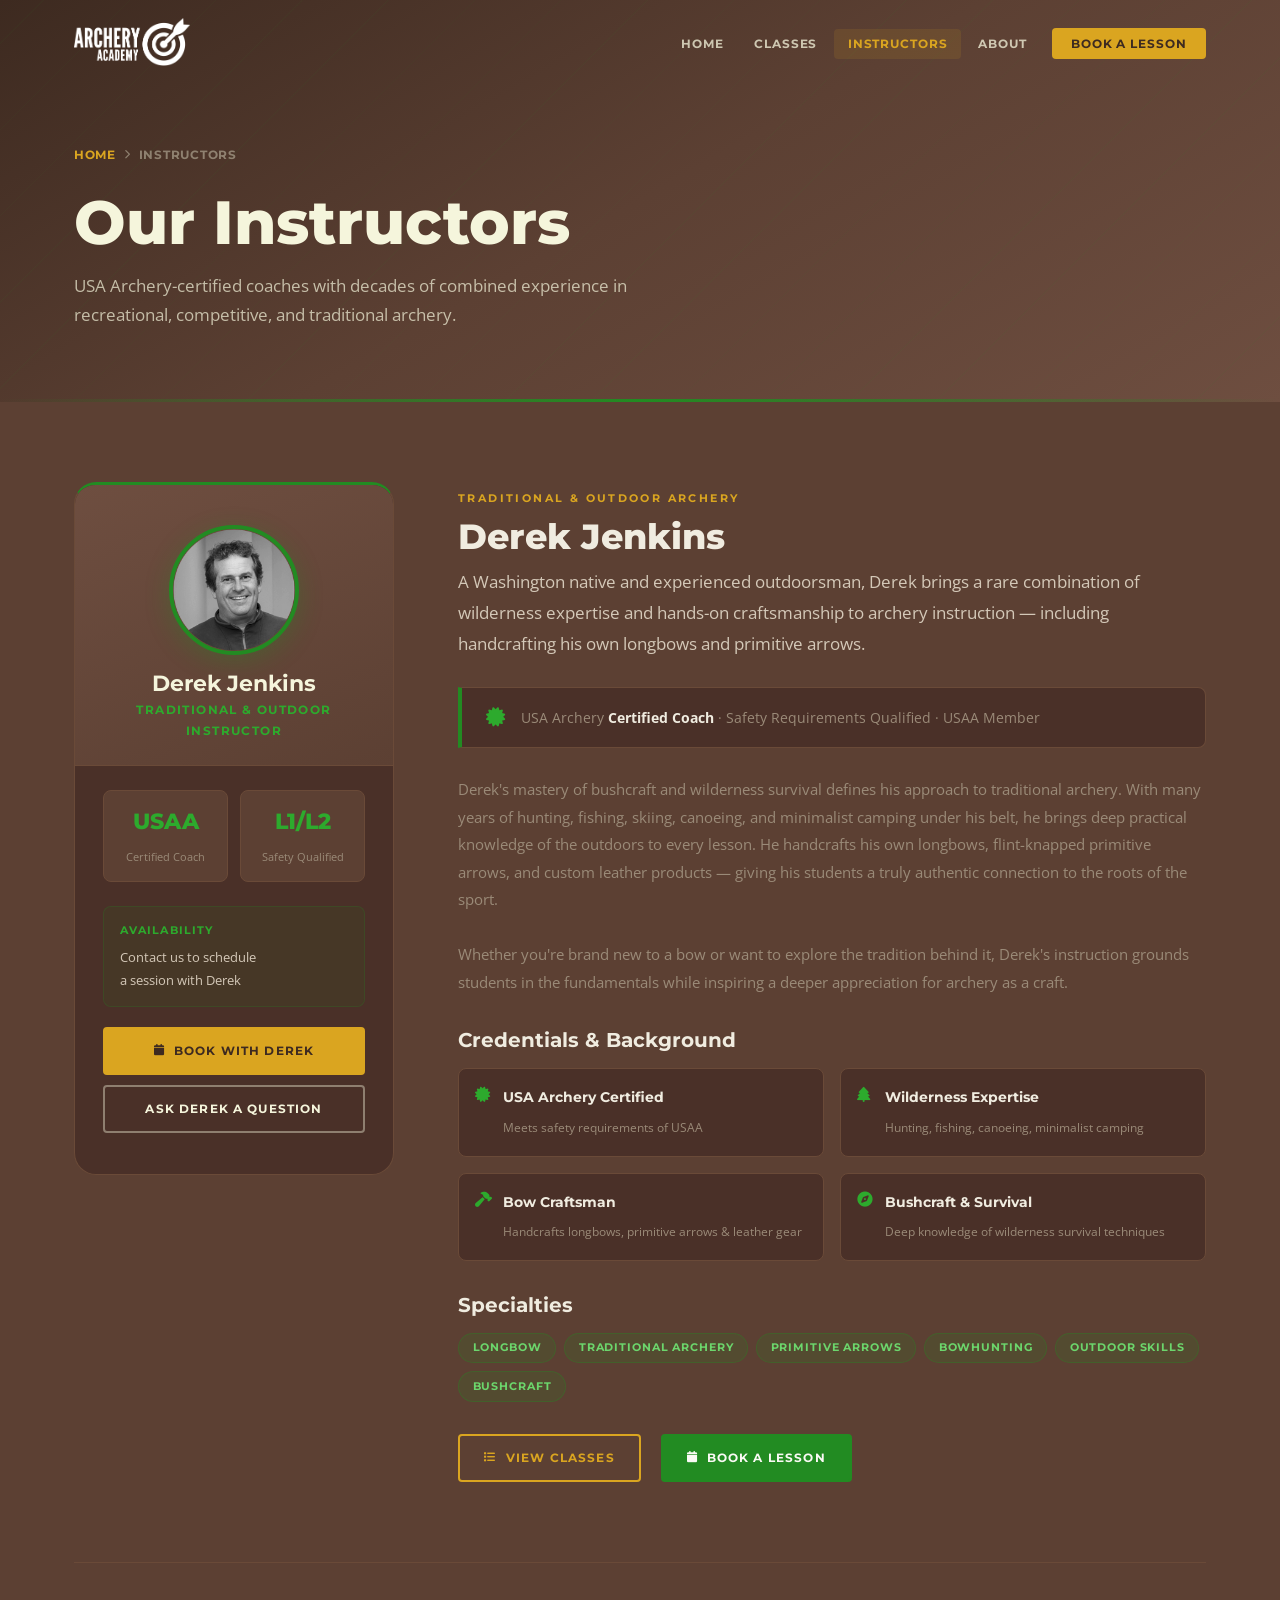
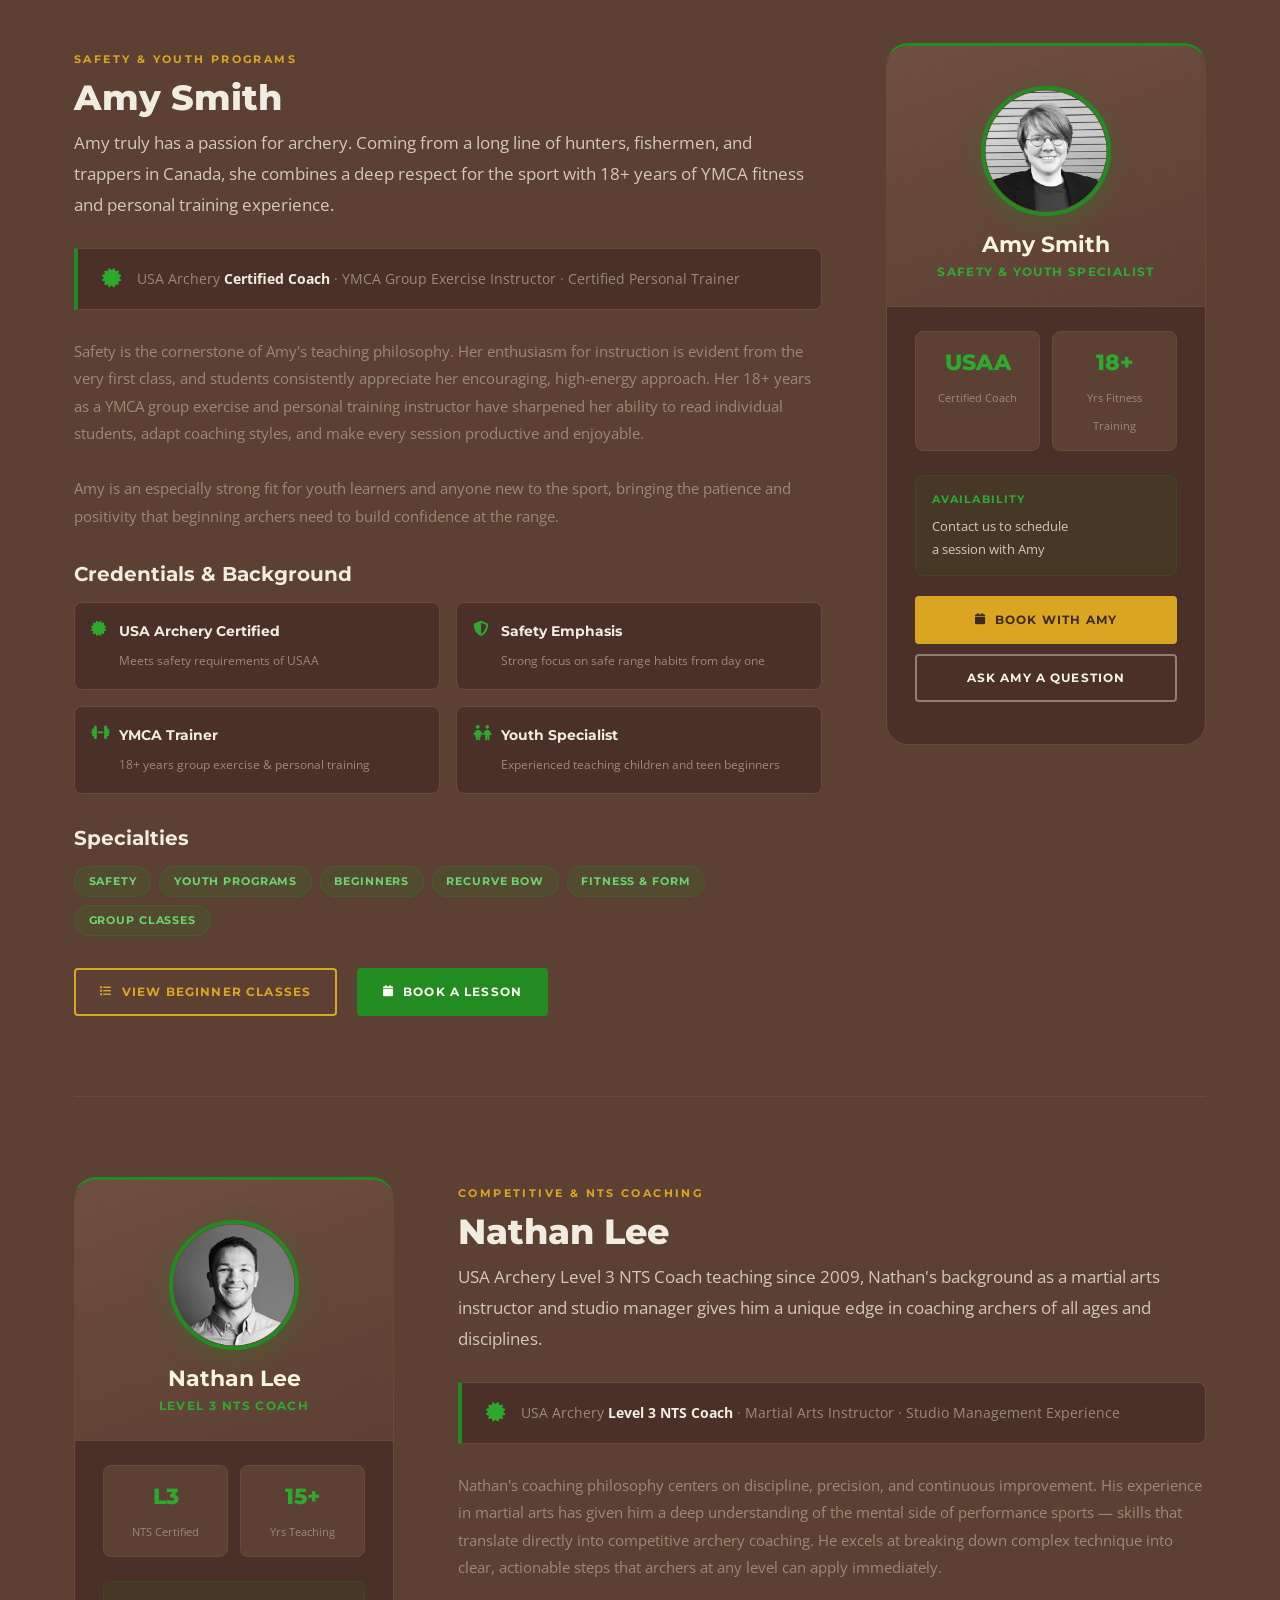
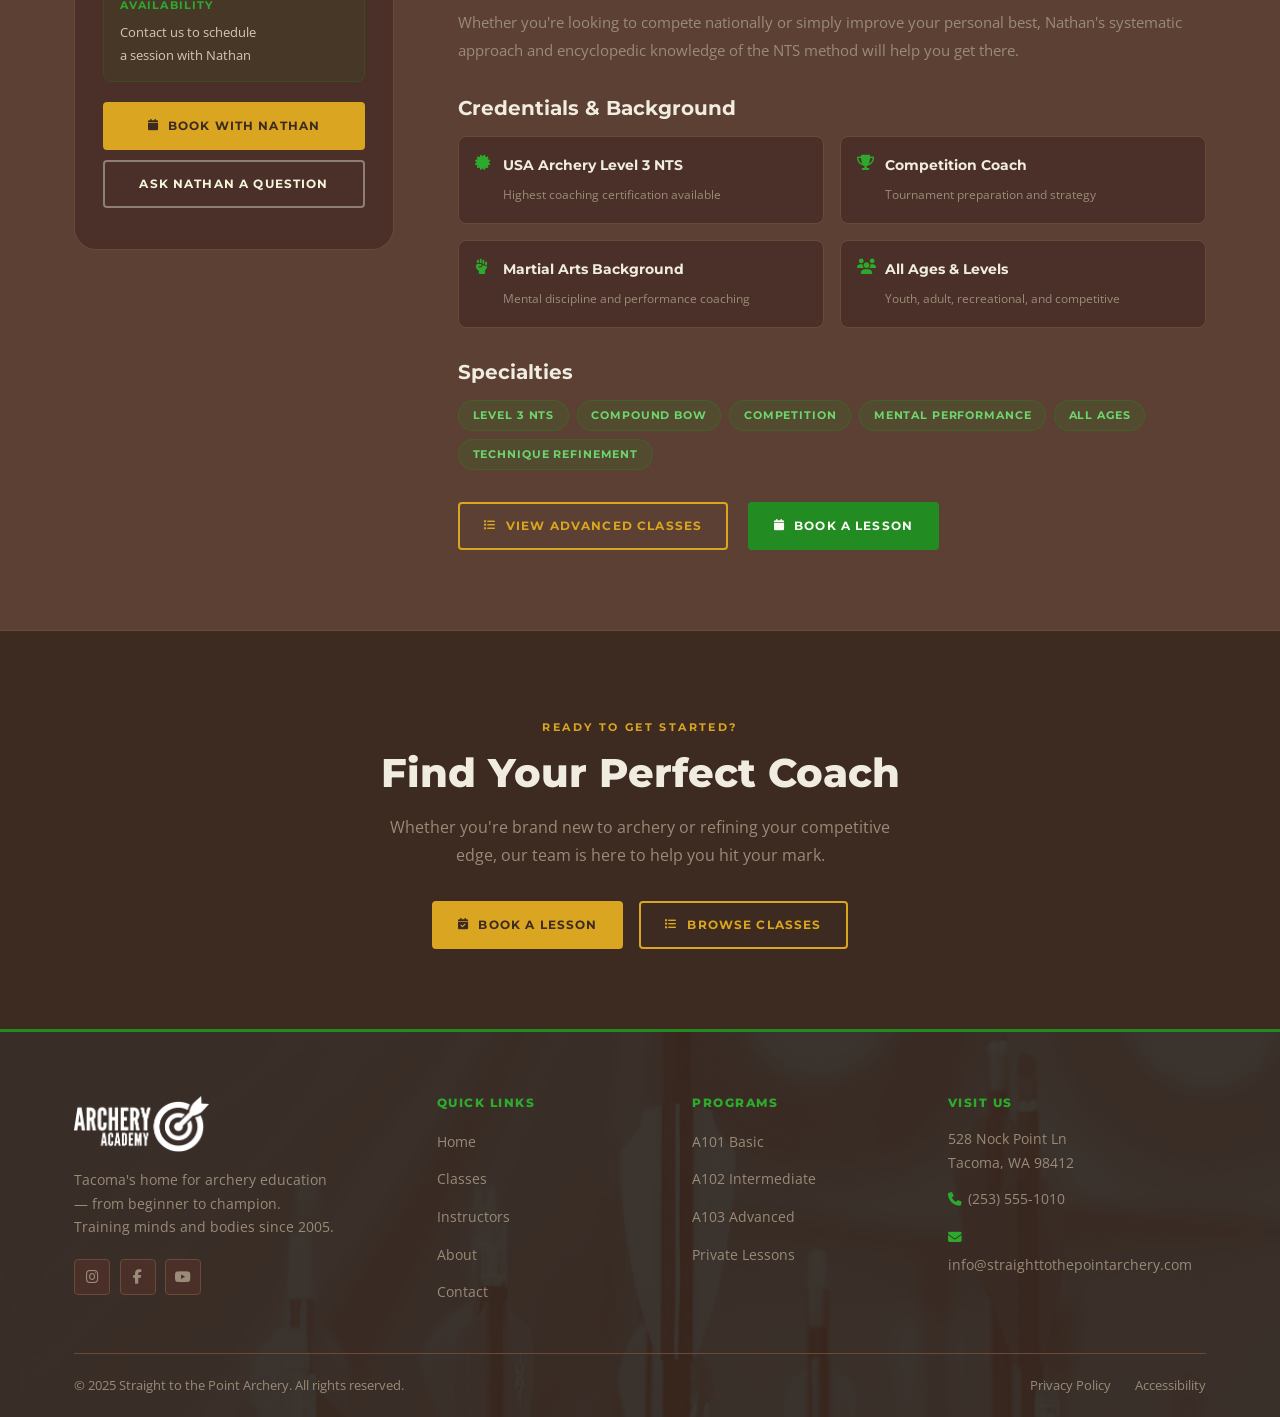
<file: instructors.html>
<!DOCTYPE html>
<html lang="en">
<head>
  <meta charset="UTF-8" />
  <meta name="viewport" content="width=device-width, initial-scale=1.0" />
  <meta name="description" content="Meet the certified archery instructors at Straight to the Point Archery — Derek Jenkins, Amy Smith, and Nathan Lee. View bios, specialties, and book a lesson." />
  <title>Our Instructors | Straight to the Point Archery</title>
  <link rel="icon" type="image/png" href="images/archeryAcademy-logo-color.png" />
  <link rel="preconnect" href="https://fonts.googleapis.com" />
  <link rel="preconnect" href="https://fonts.gstatic.com" crossorigin />
  <link href="https://fonts.googleapis.com/css2?family=Montserrat:wght@400;600;700;800;900&family=Open+Sans:ital,wght@0,400;0,600;1,400&display=swap" rel="stylesheet" />
  <link rel="stylesheet" href="https://cdnjs.cloudflare.com/ajax/libs/font-awesome/6.5.0/css/all.min.css" crossorigin="anonymous" />
  <link rel="stylesheet" href="css/style.css" />
  <style>
    .instructors-page { padding: 5rem 0; background: var(--brown); }
    .instructor-profile { display: grid; grid-template-columns: 320px 1fr; gap: 4rem; align-items: start; margin-bottom: 5rem; padding-bottom: 5rem; border-bottom: 1px solid var(--brown-border); }
    .instructor-profile:last-child { border-bottom: none; margin-bottom: 0; padding-bottom: 0; }
    .instructor-profile.reverse { direction: rtl; }
    .instructor-profile.reverse > * { direction: ltr; }

    .profile-card { background: var(--brown-card); border: 1px solid var(--brown-border); border-radius: var(--radius-xl); overflow: hidden; text-align: center; position: sticky; top: 100px; border-top: 3px solid var(--green); }
    .profile-card-top { padding: 2.5rem 1.75rem 1.5rem; background: linear-gradient(160deg, var(--brown-mid), var(--brown)); border-bottom: 1px solid var(--brown-border); }
    .profile-photo-img { width: 130px; height: 130px; border-radius: 50%; object-fit: cover; margin: 0 auto 1rem; border: 4px solid var(--green); box-shadow: 0 6px 24px rgba(34,139,34,.3); }
    .profile-card-top h3 { color: var(--cream); font-size: 1.35rem; margin-bottom: .25rem; }
    .profile-role { font-family: var(--font-display); font-size: .72rem; font-weight: 700; letter-spacing: .12em; text-transform: uppercase; color: var(--green-light); margin-bottom: 0; }
    .profile-card-body { padding: 1.5rem 1.75rem 2rem; }
    .profile-stats { display: grid; grid-template-columns: 1fr 1fr; gap: .75rem; margin-bottom: 1.5rem; }
    .profile-stat { padding: .75rem; background: var(--brown); border-radius: var(--radius-md); border: 1px solid var(--brown-border); }
    .profile-stat strong { display: block; font-family: var(--font-display); font-size: 1.35rem; font-weight: 800; color: var(--green-light); }
    .profile-stat span { font-size: .68rem; color: var(--text-muted); }
    .profile-avail { text-align: left; padding: .9rem 1rem; background: rgba(34,139,34,.08); border: 1px solid rgba(34,139,34,.2); border-radius: var(--radius-md); margin-bottom: 1.25rem; }
    .profile-avail strong { display: block; font-family: var(--font-display); font-size: .68rem; font-weight: 700; text-transform: uppercase; letter-spacing: .1em; color: var(--green-light); margin-bottom: .35rem; }
    .profile-avail p { font-size: .82rem; color: var(--text); margin: 0; }
    .profile-card .btn { width: 100%; justify-content: center; margin-bottom: .6rem; }

    .bio-section .section-label { margin-bottom: .5rem; }
    .bio-section h2 { font-size: 2.2rem; margin-bottom: .5rem; }
    .bio-lead { font-size: 1.05rem; color: var(--text); margin-bottom: 1.75rem; line-height: 1.85; }
    .bio-body { font-size: .93rem; color: var(--text-muted); line-height: 1.85; margin-bottom: 2rem; }

    .cert-strip { display: flex; align-items: center; gap: 1rem; flex-wrap: wrap; padding: 1.1rem 1.5rem; background: var(--brown-card); border: 1px solid var(--brown-border); border-left: 4px solid var(--green); border-radius: 0 var(--radius-md) var(--radius-md) 0; margin-bottom: 1.75rem; }
    .cert-strip i { color: var(--green-light); font-size: 1.2rem; }
    .cert-strip span { font-size: .86rem; color: var(--text-muted); }
    .cert-strip strong { color: var(--text-dark); }

    .cred-grid { display: grid; grid-template-columns: 1fr 1fr; gap: 1rem; margin-bottom: 2rem; }
    .cred-item { display: flex; align-items: flex-start; gap: .75rem; padding: 1rem; background: var(--brown-card); border: 1px solid var(--brown-border); border-radius: var(--radius-md); }
    .cred-item i { color: var(--green-light); font-size: .95rem; margin-top: 2px; width: 16px; flex-shrink: 0; }
    .cred-item strong { display: block; font-size: .86rem; color: var(--text-dark); margin-bottom: 2px; font-family: var(--font-display); font-weight: 700; }
    .cred-item span { font-size: .78rem; color: var(--text-muted); }

    .spec-tags { display: flex; flex-wrap: wrap; gap: .5rem; margin-bottom: 2rem; }
    .spec-tag { font-family: var(--font-display); font-size: .68rem; font-weight: 700; letter-spacing: .08em; text-transform: uppercase; padding: .3rem .85rem; border-radius: var(--radius-full); background: rgba(34,139,34,.15); color: #6cd66c; border: 1px solid rgba(34,139,34,.3); }

    .instructor-quote { margin: 0 0 2rem; padding: 1.5rem 1.75rem 1.5rem 2rem; background: var(--brown-card); border: 1px solid var(--brown-border); border-left: 4px solid var(--gold); border-radius: 0 var(--radius-lg) var(--radius-lg) 0; }
    .instructor-quote p { font-style: italic; font-size: 1.02rem; color: var(--text-dark); margin: 0 0 .75rem; }
    .instructor-quote footer { font-family: var(--font-display); font-size: .72rem; font-weight: 700; text-transform: uppercase; letter-spacing: .1em; color: var(--gold); }

    .team-cta { background: var(--brown-dark); border-top: 1px solid var(--brown-border); padding: 5rem 0; text-align: center; }
    .team-cta h2 { margin-bottom: 1rem; }
    .team-cta p { color: var(--text-muted); max-width: 520px; margin: 0 auto 2rem; }
    .team-cta-btns { display: flex; gap: 1rem; justify-content: center; flex-wrap: wrap; }

    @media (max-width: 900px) { .instructor-profile { grid-template-columns: 1fr; gap: 2.5rem; } .instructor-profile.reverse { direction: ltr; } .profile-card { position: static; } .cred-grid { grid-template-columns: 1fr; } }
  </style>
</head>
<body>

  <header id="site-header" class="scrolled">
    <nav role="navigation" aria-label="Main navigation">
      <a href="index.html" class="nav-logo" aria-label="Straight to the Point Archery home">
        <img src="images/archeryAcademy-logo-white.png" alt="Straight to the Point Archery" class="nav-logo-img" />
      </a>
      <ul class="nav-links" id="nav-links" role="list">
        <li><a href="index.html">Home</a></li>
        <li><a href="classes.html">Classes</a></li>
        <li><a href="instructors.html" class="active" aria-current="page">Instructors</a></li>
        <li><a href="about.html">About</a></li>
        <li><a href="contact.html" class="nav-cta">Book a Lesson</a></li>
      </ul>
      <button class="nav-toggle" id="nav-toggle" aria-expanded="false" aria-controls="nav-links" aria-label="Toggle navigation"><span></span><span></span><span></span></button>
    </nav>
  </header>

  <main>
    <section class="page-hero" aria-label="Page hero">
      <div class="container page-hero-inner">
        <nav class="breadcrumb" aria-label="Breadcrumb"><a href="index.html">Home</a><i class="fa-solid fa-chevron-right" aria-hidden="true"></i><span aria-current="page">Instructors</span></nav>
        <h1>Our Instructors</h1>
        <p>USA Archery-certified coaches with decades of combined experience in recreational, competitive, and traditional archery.</p>
      </div>
    </section>

    <section class="instructors-page" aria-label="Instructor profiles">
      <div class="container">

        <!-- DEREK -->
        <article class="instructor-profile" id="derek" aria-labelledby="derek-heading">
          <aside class="profile-card">
            <div class="profile-card-top">
              <img src="images/instructor-bio-image1.png" alt="Derek Jenkins" class="profile-photo-img" />
              <h3 id="derek-heading">Derek Jenkins</h3>
              <p class="profile-role">Traditional &amp; Outdoor Instructor</p>
            </div>
            <div class="profile-card-body">
              <div class="profile-stats">
                <div class="profile-stat"><strong>USAA</strong><span>Certified Coach</span></div>
                <div class="profile-stat"><strong>L1/L2</strong><span>Safety Qualified</span></div>
              </div>
              <div class="profile-avail"><strong>Availability</strong><p>Contact us to schedule<br>a session with Derek</p></div>
              <a href="contact.html" class="btn btn-primary"><i class="fa-solid fa-calendar" aria-hidden="true"></i> Book with Derek</a>
              <a href="contact.html" class="btn btn-outline-light">Ask Derek a Question</a>
            </div>
          </aside>
          <div class="bio-section">
            <span class="section-label" aria-hidden="true">Traditional &amp; Outdoor Archery</span>
            <h2>Derek Jenkins</h2>
            <p class="bio-lead">A Washington native and experienced outdoorsman, Derek brings a rare combination of wilderness expertise and hands-on craftsmanship to archery instruction — including handcrafting his own longbows and primitive arrows.</p>
            <div class="cert-strip"><i class="fa-solid fa-certificate" aria-hidden="true"></i><span>USA Archery <strong>Certified Coach</strong> · Safety Requirements Qualified · USAA Member</span></div>
            <p class="bio-body">Derek's mastery of bushcraft and wilderness survival defines his approach to traditional archery. With many years of hunting, fishing, skiing, canoeing, and minimalist camping under his belt, he brings deep practical knowledge of the outdoors to every lesson. He handcrafts his own longbows, flint-knapped primitive arrows, and custom leather products — giving his students a truly authentic connection to the roots of the sport.<br><br>Whether you're brand new to a bow or want to explore the tradition behind it, Derek's instruction grounds students in the fundamentals while inspiring a deeper appreciation for archery as a craft.</p>
            <h3 style="margin-bottom:1rem;">Credentials &amp; Background</h3>
            <div class="cred-grid">
              <div class="cred-item"><i class="fa-solid fa-certificate" aria-hidden="true"></i><div><strong>USA Archery Certified</strong><span>Meets safety requirements of USAA</span></div></div>
              <div class="cred-item"><i class="fa-solid fa-tree" aria-hidden="true"></i><div><strong>Wilderness Expertise</strong><span>Hunting, fishing, canoeing, minimalist camping</span></div></div>
              <div class="cred-item"><i class="fa-solid fa-hammer" aria-hidden="true"></i><div><strong>Bow Craftsman</strong><span>Handcrafts longbows, primitive arrows &amp; leather gear</span></div></div>
              <div class="cred-item"><i class="fa-solid fa-compass" aria-hidden="true"></i><div><strong>Bushcraft &amp; Survival</strong><span>Deep knowledge of wilderness survival techniques</span></div></div>
            </div>
            <h3 style="margin-bottom:1rem;">Specialties</h3>
            <ul class="spec-tags" aria-label="Derek's specialties"><li class="spec-tag">Longbow</li><li class="spec-tag">Traditional Archery</li><li class="spec-tag">Primitive Arrows</li><li class="spec-tag">Bowhunting</li><li class="spec-tag">Outdoor Skills</li><li class="spec-tag">Bushcraft</li></ul>
            <a href="classes.html" class="btn btn-outline" style="margin-right:1rem;"><i class="fa-solid fa-list" aria-hidden="true"></i> View Classes</a>
            <a href="contact.html" class="btn btn-green"><i class="fa-solid fa-calendar" aria-hidden="true"></i> Book a Lesson</a>
          </div>
        </article>

        <!-- AMY -->
        <article class="instructor-profile reverse" id="amy" aria-labelledby="amy-heading">
          <aside class="profile-card">
            <div class="profile-card-top">
              <img src="images/instructor-bio-image2.png" alt="Amy Smith" class="profile-photo-img" />
              <h3 id="amy-heading">Amy Smith</h3>
              <p class="profile-role">Safety &amp; Youth Specialist</p>
            </div>
            <div class="profile-card-body">
              <div class="profile-stats">
                <div class="profile-stat"><strong>USAA</strong><span>Certified Coach</span></div>
                <div class="profile-stat"><strong>18+</strong><span>Yrs Fitness Training</span></div>
              </div>
              <div class="profile-avail"><strong>Availability</strong><p>Contact us to schedule<br>a session with Amy</p></div>
              <a href="contact.html" class="btn btn-primary"><i class="fa-solid fa-calendar" aria-hidden="true"></i> Book with Amy</a>
              <a href="contact.html" class="btn btn-outline-light">Ask Amy a Question</a>
            </div>
          </aside>
          <div class="bio-section">
            <span class="section-label" aria-hidden="true">Safety &amp; Youth Programs</span>
            <h2>Amy Smith</h2>
            <p class="bio-lead">Amy truly has a passion for archery. Coming from a long line of hunters, fishermen, and trappers in Canada, she combines a deep respect for the sport with 18+ years of YMCA fitness and personal training experience.</p>
            <div class="cert-strip"><i class="fa-solid fa-certificate" aria-hidden="true"></i><span>USA Archery <strong>Certified Coach</strong> · YMCA Group Exercise Instructor · Certified Personal Trainer</span></div>
            <p class="bio-body">Safety is the cornerstone of Amy's teaching philosophy. Her enthusiasm for instruction is evident from the very first class, and students consistently appreciate her encouraging, high-energy approach. Her 18+ years as a YMCA group exercise and personal training instructor have sharpened her ability to read individual students, adapt coaching styles, and make every session productive and enjoyable.<br><br>Amy is an especially strong fit for youth learners and anyone new to the sport, bringing the patience and positivity that beginning archers need to build confidence at the range.</p>
            <h3 style="margin-bottom:1rem;">Credentials &amp; Background</h3>
            <div class="cred-grid">
              <div class="cred-item"><i class="fa-solid fa-certificate" aria-hidden="true"></i><div><strong>USA Archery Certified</strong><span>Meets safety requirements of USAA</span></div></div>
              <div class="cred-item"><i class="fa-solid fa-shield-halved" aria-hidden="true"></i><div><strong>Safety Emphasis</strong><span>Strong focus on safe range habits from day one</span></div></div>
              <div class="cred-item"><i class="fa-solid fa-dumbbell" aria-hidden="true"></i><div><strong>YMCA Trainer</strong><span>18+ years group exercise &amp; personal training</span></div></div>
              <div class="cred-item"><i class="fa-solid fa-children" aria-hidden="true"></i><div><strong>Youth Specialist</strong><span>Experienced teaching children and teen beginners</span></div></div>
            </div>
            <h3 style="margin-bottom:1rem;">Specialties</h3>
            <ul class="spec-tags" aria-label="Amy's specialties"><li class="spec-tag">Safety</li><li class="spec-tag">Youth Programs</li><li class="spec-tag">Beginners</li><li class="spec-tag">Recurve Bow</li><li class="spec-tag">Fitness &amp; Form</li><li class="spec-tag">Group Classes</li></ul>
            <a href="classes.html#a101" class="btn btn-outline" style="margin-right:1rem;"><i class="fa-solid fa-list" aria-hidden="true"></i> View Beginner Classes</a>
            <a href="contact.html" class="btn btn-green"><i class="fa-solid fa-calendar" aria-hidden="true"></i> Book a Lesson</a>
          </div>
        </article>

        <!-- NATHAN -->
        <article class="instructor-profile" id="nathan" aria-labelledby="nathan-heading">
          <aside class="profile-card">
            <div class="profile-card-top">
              <img src="images/instructor-bio-image3.png" alt="Nathan Lee" class="profile-photo-img" />
              <h3 id="nathan-heading">Nathan Lee</h3>
              <p class="profile-role">Level 3 NTS Coach</p>
            </div>
            <div class="profile-card-body">
              <div class="profile-stats">
                <div class="profile-stat"><strong>L3</strong><span>NTS Certified</span></div>
                <div class="profile-stat"><strong>15+</strong><span>Yrs Teaching</span></div>
              </div>
              <div class="profile-avail"><strong>Availability</strong><p>Contact us to schedule<br>a session with Nathan</p></div>
              <a href="contact.html" class="btn btn-primary"><i class="fa-solid fa-calendar" aria-hidden="true"></i> Book with Nathan</a>
              <a href="contact.html" class="btn btn-outline-light">Ask Nathan a Question</a>
            </div>
          </aside>
          <div class="bio-section">
            <span class="section-label" aria-hidden="true">Competitive &amp; NTS Coaching</span>
            <h2>Nathan Lee</h2>
            <p class="bio-lead">USA Archery Level 3 NTS Coach teaching since 2009, Nathan's background as a martial arts instructor and studio manager gives him a unique edge in coaching archers of all ages and disciplines.</p>
            <div class="cert-strip"><i class="fa-solid fa-certificate" aria-hidden="true"></i><span>USA Archery <strong>Level 3 NTS Coach</strong> · Martial Arts Instructor · Studio Management Experience</span></div>
            <p class="bio-body">Nathan's coaching philosophy centers on discipline, precision, and continuous improvement. His experience in martial arts has given him a deep understanding of the mental side of performance sports — skills that translate directly into competitive archery coaching. He excels at breaking down complex technique into clear, actionable steps that archers at any level can apply immediately.<br><br>Whether you're looking to compete nationally or simply improve your personal best, Nathan's systematic approach and encyclopedic knowledge of the NTS method will help you get there.</p>
            <h3 style="margin-bottom:1rem;">Credentials &amp; Background</h3>
            <div class="cred-grid">
              <div class="cred-item"><i class="fa-solid fa-certificate" aria-hidden="true"></i><div><strong>USA Archery Level 3 NTS</strong><span>Highest coaching certification available</span></div></div>
              <div class="cred-item"><i class="fa-solid fa-trophy" aria-hidden="true"></i><div><strong>Competition Coach</strong><span>Tournament preparation and strategy</span></div></div>
              <div class="cred-item"><i class="fa-solid fa-fist-raised" aria-hidden="true"></i><div><strong>Martial Arts Background</strong><span>Mental discipline and performance coaching</span></div></div>
              <div class="cred-item"><i class="fa-solid fa-users" aria-hidden="true"></i><div><strong>All Ages &amp; Levels</strong><span>Youth, adult, recreational, and competitive</span></div></div>
            </div>
            <h3 style="margin-bottom:1rem;">Specialties</h3>
            <ul class="spec-tags" aria-label="Nathan's specialties"><li class="spec-tag">Level 3 NTS</li><li class="spec-tag">Compound Bow</li><li class="spec-tag">Competition</li><li class="spec-tag">Mental Performance</li><li class="spec-tag">All Ages</li><li class="spec-tag">Technique Refinement</li></ul>
            <a href="classes.html#a103" class="btn btn-outline" style="margin-right:1rem;"><i class="fa-solid fa-list" aria-hidden="true"></i> View Advanced Classes</a>
            <a href="contact.html" class="btn btn-green"><i class="fa-solid fa-calendar" aria-hidden="true"></i> Book a Lesson</a>
          </div>
        </article>

      </div>
    </section>

    <section class="team-cta" aria-label="Book a lesson CTA">
      <div class="container">
        <span class="section-label" aria-hidden="true">Ready to Get Started?</span>
        <h2>Find Your Perfect Coach</h2>
        <p>Whether you're brand new to archery or refining your competitive edge, our team is here to help you hit your mark.</p>
        <div class="team-cta-btns">
          <a href="contact.html" class="btn btn-primary"><i class="fa-solid fa-calendar-check" aria-hidden="true"></i> Book a Lesson</a>
          <a href="classes.html" class="btn btn-outline"><i class="fa-solid fa-list" aria-hidden="true"></i> Browse Classes</a>
        </div>
      </div>
    </section>

  </main>

  <footer>
    <div class="footer-inner">
      <div class="container">
        <div class="footer-grid">
          <div class="footer-brand">
            <img src="images/archeryAcademy-logo-white.png" alt="Straight to the Point Archery" class="footer-logo-img" />
            <p>Tacoma's home for archery education — from beginner to champion. Training minds and bodies since 2005.</p>
            <ul class="footer-social" role="list">
              <li><a href="#" class="social-link" aria-label="Instagram"><i class="fa-brands fa-instagram" aria-hidden="true"></i></a></li>
              <li><a href="#" class="social-link" aria-label="Facebook"><i class="fa-brands fa-facebook-f" aria-hidden="true"></i></a></li>
              <li><a href="#" class="social-link" aria-label="YouTube"><i class="fa-brands fa-youtube" aria-hidden="true"></i></a></li>
            </ul>
          </div>
          <nav aria-label="Quick links"><div class="footer-col"><h4>Quick Links</h4><ul class="footer-links" role="list"><li><a href="index.html">Home</a></li><li><a href="classes.html">Classes</a></li><li><a href="instructors.html">Instructors</a></li><li><a href="about.html">About</a></li><li><a href="contact.html">Contact</a></li></ul></div></nav>
          <nav aria-label="Programs"><div class="footer-col"><h4>Programs</h4><ul class="footer-links" role="list"><li><a href="classes.html#a101">A101 Basic</a></li><li><a href="classes.html#a102">A102 Intermediate</a></li><li><a href="classes.html#a103">A103 Advanced</a></li><li><a href="classes.html#private">Private Lessons</a></li></ul></div></nav>
          <div class="footer-col"><h4>Visit Us</h4><ul class="footer-links" role="list"><li style="color:var(--text-muted);font-size:.85rem;">528 Nock Point Ln<br>Tacoma, WA 98412</li><li><a href="tel:+12535551010"><i class="fa-solid fa-phone" style="color:var(--green-light);margin-right:6px;" aria-hidden="true"></i>(253) 555-1010</a></li><li><a href="mailto:info@straighttothepointarchery.com"><i class="fa-solid fa-envelope" style="color:var(--green-light);margin-right:6px;" aria-hidden="true"></i>info@straighttothepointarchery.com</a></li></ul></div>
        </div>
        <div class="footer-bottom"><p>&copy; 2025 Straight to the Point Archery. All rights reserved.</p><div style="display:flex;gap:1.5rem;"><a href="#">Privacy Policy</a><a href="#">Accessibility</a></div></div>
      </div>
    </div>
  </footer>

  <script>
    const header = document.getElementById('site-header');
    window.addEventListener('scroll', () => { header.classList.toggle('scrolled', window.scrollY > 60); }, { passive: true });
    const toggle = document.getElementById('nav-toggle');
    const navLinks = document.getElementById('nav-links');
    toggle.addEventListener('click', () => { const o = navLinks.classList.toggle('open'); toggle.setAttribute('aria-expanded', String(o)); document.body.style.overflow = o ? 'hidden' : ''; });
    navLinks.querySelectorAll('a').forEach(a => a.addEventListener('click', () => { navLinks.classList.remove('open'); toggle.setAttribute('aria-expanded','false'); document.body.style.overflow=''; }));
  </script>
</body>
</html>
</file>
<file: css/style.css>
@import url('https://fonts.googleapis.com/css2?family=Montserrat:wght@400;600;700;800;900&family=Open+Sans:ital,wght@0,400;0,600;1,400&display=swap');

:root {
  /* Brand Colors - Straight to the Point */
  --green:        #228B22;
  --green-dark:   #1a6b1a;
  --green-light:  #2daa2d;
  --green-pale:   #e8f5e8;
  --green-dim:    #4a7a4a;
  --brown:        #5C4033;
  --brown-dark:   #3d2a20;
  --brown-mid:    #6e4e40;
  --brown-light:  #8a6254;
  --brown-card:   #4a3028;
  --brown-border: #6a4a38;
  --gold:         #DAA520;
  --gold-light:   #f0c040;
  --gold-pale:    #fdf3cc;
  --gold-dim:     #a07810;
  --cream:        #F5F5DC;
  --cream-dark:   #e8e8c8;
  --cream-muted:  #c8c8a0;
  --white:        #FAFAF5;

  /* Text */
  --text:         #d4c8b8;
  --text-dark:    #f0ece0;
  --text-muted:   #9a8a78;

  /* Radius */
  --radius-sm:    4px;
  --radius-md:    8px;
  --radius-lg:    14px;
  --radius-xl:    22px;
  --radius-full:  9999px;

  /* Shadows */
  --shadow-sm:    0 2px 8px rgba(0,0,0,.4);
  --shadow-md:    0 6px 24px rgba(0,0,0,.5);
  --shadow-lg:    0 12px 40px rgba(0,0,0,.6);

  /* Transitions */
  --transition:   .22s ease;

  /* Fonts */
  --font-display: 'Montserrat', sans-serif;
  --font-body:    'Open Sans', sans-serif;
}

*, *::before, *::after { box-sizing: border-box; margin: 0; padding: 0; }
html { scroll-behavior: smooth; }
body { font-family: var(--font-body); background: var(--brown); color: var(--text); font-size: 16px; line-height: 1.75; }
img { max-width: 100%; display: block; }
a { text-decoration: none; color: inherit; }
ul, ol { list-style: none; }
button { cursor: pointer; font-family: inherit; }
address { font-style: normal; }
.sr-only { position: absolute; width: 1px; height: 1px; overflow: hidden; clip: rect(0,0,0,0); white-space: nowrap; }

/* ── TYPOGRAPHY ─────────────────────────────────── */
h1, h2, h3, h4 {
  font-family: var(--font-display);
  color: var(--text-dark);
  line-height: 1.2;
  font-weight: 800;
}
h1 { font-size: clamp(2.2rem, 5vw, 3.8rem); }
h2 { font-size: clamp(1.6rem, 3.5vw, 2.5rem); }
h3 { font-size: 1.25rem; font-weight: 700; }
h4 { font-size: 1rem; font-weight: 700; }

.section-label {
  display: inline-block;
  font-family: var(--font-display);
  font-size: .68rem; font-weight: 700;
  letter-spacing: .22em; text-transform: uppercase;
  color: var(--gold); margin-bottom: .75rem;
}
.section-title { margin-bottom: .75rem; }
.section-sub { font-size: 1rem; color: var(--text-muted); max-width: 600px; margin: 0 auto .5rem; }
.text-center { text-align: center; }

/* ── LAYOUT ─────────────────────────────────────── */
.container { max-width: 1180px; margin: 0 auto; padding: 0 1.5rem; }

/* ── HEADER ─────────────────────────────────────── */
#site-header {
  position: fixed; top: 0; left: 0; right: 0; z-index: 1000;
  background: transparent;
  transition: background var(--transition), box-shadow var(--transition);
}
#site-header.scrolled {
  background: rgba(60,40,28,.97);
  backdrop-filter: blur(14px);
  box-shadow: 0 1px 0 var(--brown-border), 0 4px 20px rgba(0,0,0,.5);
}
#site-header nav {
  display: flex; align-items: center; justify-content: space-between;
  padding: 1.1rem 1.5rem; max-width: 1180px; margin: 0 auto;
}
.nav-logo { display: flex; align-items: center; gap: .85rem; }
.nav-logo-img { height: 48px; width: auto; display: block; }
.nav-links { display: flex; align-items: center; gap: .2rem; }
.nav-links a {
  font-family: var(--font-display); font-size: .72rem; font-weight: 700;
  letter-spacing: .08em; text-transform: uppercase;
  color: rgba(245,245,220,.75); padding: .5rem .85rem; border-radius: var(--radius-sm);
  transition: color var(--transition), background var(--transition);
}
.nav-links a:hover, .nav-links a.active { color: var(--gold); background: rgba(218,165,32,.12); }
.nav-links .nav-cta {
  background: var(--gold); color: var(--brown-dark) !important;
  font-weight: 700; padding: .55rem 1.2rem; margin-left: .5rem;
  border-radius: var(--radius-sm);
}
.nav-links .nav-cta:hover { background: var(--gold-light); color: var(--brown-dark) !important; }
.nav-toggle {
  display: none; flex-direction: column; justify-content: center; align-items: center;
  gap: 5px; width: 40px; height: 40px;
  background: none; border: 1px solid var(--brown-border); border-radius: var(--radius-sm);
}
.nav-toggle span { display: block; width: 22px; height: 2px; background: var(--cream); border-radius: 2px; transition: transform var(--transition), opacity var(--transition); }

/* ── BUTTONS ────────────────────────────────────── */
.btn {
  display: inline-flex; align-items: center; gap: .55rem;
  font-family: var(--font-display); font-size: .72rem; font-weight: 700;
  letter-spacing: .1em; text-transform: uppercase;
  padding: .75rem 1.5rem; border-radius: var(--radius-sm);
  border: 2px solid transparent; transition: all var(--transition); white-space: nowrap;
}
.btn-primary { background: var(--gold); color: var(--brown-dark); border-color: var(--gold); }
.btn-primary:hover { background: var(--gold-light); border-color: var(--gold-light); }
.btn-green { background: var(--green); color: var(--white); border-color: var(--green); }
.btn-green:hover { background: var(--green-light); border-color: var(--green-light); }
.btn-outline { background: transparent; color: var(--gold); border-color: var(--gold); }
.btn-outline:hover { background: rgba(218,165,32,.12); }
.btn-outline-light { background: transparent; color: var(--cream); border-color: rgba(245,245,220,.4); }
.btn-outline-light:hover { background: rgba(245,245,220,.1); border-color: rgba(245,245,220,.7); }

/* ── FORM ───────────────────────────────────────── */
.form-group { display: flex; flex-direction: column; gap: .4rem; margin-bottom: 1.25rem; }
.form-group label { font-size: .8rem; font-weight: 700; color: var(--text-dark); letter-spacing: .04em; font-family: var(--font-display); }
.form-group input,
.form-group select,
.form-group textarea {
  background: var(--brown-card); border: 1.5px solid var(--brown-border);
  border-radius: var(--radius-sm); padding: .75rem 1rem;
  color: var(--text-dark); font-family: var(--font-body); font-size: .9rem;
  transition: border-color var(--transition);
}
.form-group input:focus,
.form-group select:focus,
.form-group textarea:focus { outline: none; border-color: var(--gold); }
.form-group textarea { min-height: 130px; resize: vertical; }
.form-group select option { background: var(--brown-dark); }
.form-submit .btn { width: 100%; justify-content: center; padding: 1rem; }
input::placeholder, textarea::placeholder { color: var(--text-muted); opacity: .7; }

/* ── BREADCRUMB ─────────────────────────────────── */
.breadcrumb { display: flex; align-items: center; gap: .5rem; font-size: .78rem; font-weight: 700; color: rgba(245,245,220,.4); margin-bottom: 1.25rem; font-family: var(--font-display); letter-spacing: .06em; text-transform: uppercase; }
.breadcrumb a { color: var(--gold); }
.breadcrumb i { font-size: .6rem; }

/* ── PAGE HERO ──────────────────────────────────── */
.page-hero {
  background: linear-gradient(150deg, var(--brown-dark) 0%, var(--brown) 50%, var(--brown-mid) 100%);
  padding: 9rem 0 4.5rem; position: relative; overflow: hidden;
}
.page-hero::before {
  content: ''; position: absolute; inset: 0;
  background-image: repeating-linear-gradient(-45deg, transparent, transparent 60px, rgba(34,139,34,.04) 60px, rgba(34,139,34,.04) 61px);
}
.page-hero::after {
  content: ''; position: absolute; bottom: 0; left: 0; right: 0;
  height: 3px; background: linear-gradient(90deg, transparent, var(--green), transparent);
}
.page-hero-inner { position: relative; z-index: 1; }
.page-hero h1 { color: var(--cream); margin-bottom: .75rem; }
.page-hero p { color: rgba(245,245,220,.7); font-size: 1.05rem; max-width: 560px; }

/* ── CLASS CARDS ────────────────────────────────── */
.classes-grid { display: grid; grid-template-columns: repeat(3, 1fr); gap: 1.5rem; margin-top: 2.5rem; }
.class-card {
  background: var(--brown-card); border: 1px solid var(--brown-border);
  border-radius: var(--radius-lg); overflow: hidden;
  transition: transform var(--transition), border-color var(--transition), box-shadow var(--transition);
}
.class-card:hover { transform: translateY(-4px); border-color: var(--green-dim); box-shadow: var(--shadow-md); }
.class-card-header {
  background: linear-gradient(135deg, var(--brown-mid), var(--brown));
  padding: 1.5rem; display: flex; align-items: center; justify-content: space-between;
  border-bottom: 1px solid var(--brown-border);
}
.class-icon { font-size: 2rem; line-height: 1; }
.class-badge {
  font-family: var(--font-display); font-size: .62rem; font-weight: 700;
  letter-spacing: .1em; text-transform: uppercase;
  padding: .25rem .75rem; border-radius: var(--radius-full);
  background: rgba(34,139,34,.2); color: #6cd66c; border: 1px solid rgba(34,139,34,.4);
}
.class-badge.badge-intermediate { background: rgba(218,165,32,.15); color: var(--gold); border-color: rgba(218,165,32,.3); }
.class-badge.badge-advanced { background: rgba(92,64,51,.4); color: #c89a80; border-color: rgba(92,64,51,.6); }
.class-badge.badge-private { background: rgba(218,165,32,.15); color: var(--gold); border-color: rgba(218,165,32,.3); }
.class-card-body { padding: 1.5rem; display: flex; flex-direction: column; gap: .75rem; }
.class-card-body h3 { font-size: 1.1rem; color: var(--text-dark); }
.class-card-body p { font-size: .88rem; color: var(--text-muted); line-height: 1.65; }
.class-meta { display: grid; grid-template-columns: 1fr 1fr; gap: .4rem; }
.meta-item { display: flex; align-items: center; gap: .5rem; font-size: .8rem; color: var(--text-muted); }
.meta-item i { color: var(--gold); width: 14px; flex-shrink: 0; }
.class-price { padding: .6rem 0; border-top: 1px solid var(--brown-border); }
.class-price strong { font-family: var(--font-display); font-size: 1.6rem; font-weight: 800; color: var(--gold); }
.class-price span { font-size: .8rem; color: var(--text-muted); margin-left: .25rem; }

/* ── INSTRUCTOR CARDS ───────────────────────────── */
.instructors-grid { display: grid; grid-template-columns: repeat(3, 1fr); gap: 1.5rem; margin-top: 2.5rem; }
.instructor-card {
  background: var(--brown-card); border: 1px solid var(--brown-border);
  border-radius: var(--radius-lg); overflow: hidden; text-align: center;
  transition: transform var(--transition), border-color var(--transition);
}
.instructor-card:hover { transform: translateY(-4px); border-color: var(--green-dim); }
.instructor-photo-wrap { position: relative; }
.instructor-photo-circle {
  width: 100px; height: 100px; border-radius: 50%;
  object-fit: cover; display: block;
  margin: 2rem auto 1rem;
  border: 3px solid var(--green);
  box-shadow: 0 4px 16px rgba(34,139,34,.3);
}
.instructor-photo-placeholder {
  width: 100px; height: 100px; border-radius: 50%;
  background: linear-gradient(135deg, var(--brown-mid), var(--brown-border));
  display: flex; align-items: center; justify-content: center;
  font-family: var(--font-display); font-size: 2rem; font-weight: 800;
  color: var(--gold); margin: 2rem auto 1rem;
  border: 3px solid var(--green);
}
.instructor-badge-icon {
  position: absolute; top: 1.25rem; right: 1.25rem;
  width: 34px; height: 34px; border-radius: 50%;
  background: var(--green); display: flex; align-items: center; justify-content: center;
  color: var(--white); font-size: .8rem;
}
.instructor-card h3 { font-size: 1.15rem; color: var(--text-dark); padding: 0 1.25rem; }
.instructor-role { font-size: .75rem; color: var(--green-light); font-weight: 700; letter-spacing: .06em; text-transform: uppercase; margin: .35rem 0 .75rem; font-family: var(--font-display); }
.instructor-card > p { font-size: .85rem; color: var(--text-muted); padding: 0 1.25rem; line-height: 1.65; }
.instructor-tags { display: flex; flex-wrap: wrap; justify-content: center; gap: .4rem; padding: 1rem 1.25rem; }
.tag { font-size: .65rem; font-weight: 700; letter-spacing: .08em; text-transform: uppercase; padding: .2rem .7rem; border-radius: var(--radius-full); background: rgba(34,139,34,.15); color: #6cd66c; border: 1px solid rgba(34,139,34,.3); font-family: var(--font-display); }
.instructor-card .btn { margin: 0 1.25rem 1.5rem; }

/* ── TESTIMONIAL CARDS ──────────────────────────── */
.testimonials-grid { display: grid; grid-template-columns: repeat(3, 1fr); gap: 1.5rem; margin-top: 2.5rem; }
.testimonial-card {
  background: var(--brown-card); border: 1px solid var(--brown-border);
  border-radius: var(--radius-lg); padding: 1.75rem;
  border-top: 3px solid var(--green);
}
.stars { color: var(--gold); font-size: .9rem; margin-bottom: .75rem; display: flex; gap: 2px; }
.testimonial-card > p { font-size: .95rem; color: var(--text); font-style: italic; line-height: 1.75; margin-bottom: 1.25rem; }
.testimonial-author { display: flex; align-items: center; gap: .75rem; border-top: 1px solid var(--brown-border); padding-top: 1rem; }
.author-avatar { width: 40px; height: 40px; border-radius: 50%; background: var(--brown-mid); border: 2px solid var(--green-dim); display: flex; align-items: center; justify-content: center; font-family: var(--font-display); font-size: .85rem; font-weight: 800; color: var(--gold); flex-shrink: 0; }
.author-info strong { display: block; font-size: .85rem; color: var(--text-dark); font-weight: 700; font-family: var(--font-display); }
.author-info span { font-size: .75rem; color: var(--text-muted); }

/* ── VIEW ALL WRAP ──────────────────────────────── */
.view-all-wrap { text-align: center; margin-top: 2.5rem; }

/* ── FOOTER ─────────────────────────────────────── */
footer {
  background: var(--brown-dark);
  border-top: 3px solid var(--green);
  position: relative; overflow: hidden;
}
footer::before {
  content: ''; position: absolute; inset: 0;
  background-image: url('../images/footerImage.jpg');
  background-size: cover; background-position: center;
  opacity: .08; pointer-events: none;
}
.footer-inner { position: relative; z-index: 1; padding: 4rem 0 0; }
.footer-grid { display: grid; grid-template-columns: 1.5fr 1fr 1fr 1.2fr; gap: 2.5rem; margin-bottom: 3rem; }
.footer-logo-img { height: 56px; width: auto; margin-bottom: 1rem; }
.footer-brand p { font-size: .875rem; color: var(--text-muted); margin-bottom: 1.25rem; max-width: 260px; line-height: 1.7; }
.footer-social { display: flex; gap: .6rem; }
.social-link {
  width: 36px; height: 36px; border-radius: var(--radius-sm);
  background: var(--brown-card); border: 1px solid var(--brown-border);
  display: flex; align-items: center; justify-content: center;
  color: var(--text-muted); font-size: .9rem;
  transition: color var(--transition), border-color var(--transition), background var(--transition);
}
.social-link:hover { color: var(--gold); border-color: var(--gold-dim); background: rgba(218,165,32,.1); }
.footer-col h4 { font-family: var(--font-display); font-size: .78rem; font-weight: 800; color: var(--green-light); letter-spacing: .12em; text-transform: uppercase; margin-bottom: 1rem; }
.footer-links { display: flex; flex-direction: column; gap: .6rem; }
.footer-links a { font-size: .85rem; color: var(--text-muted); transition: color var(--transition); }
.footer-links a:hover { color: var(--gold-light); }
.footer-bottom {
  display: flex; justify-content: space-between; align-items: center;
  padding: 1.25rem 0; border-top: 1px solid var(--brown-border);
  flex-wrap: wrap; gap: .75rem; position: relative; z-index: 1;
}
.footer-bottom p { font-size: .8rem; color: var(--text-muted); }
.footer-bottom a { font-size: .8rem; color: var(--text-muted); transition: color var(--transition); }
.footer-bottom a:hover { color: var(--gold); }

/* ── MOBILE ─────────────────────────────────────── */
@media (max-width: 900px) {
  .nav-links { display: none; flex-direction: column; align-items: stretch; gap: 0; position: fixed; inset: 0 0 0 auto; width: 280px; background: var(--brown-dark); border-left: 1px solid var(--brown-border); padding: 5rem 1.5rem 2rem; overflow-y: auto; z-index: 999; }
  .nav-links.open { display: flex; }
  .nav-links a { padding: .85rem 1rem; border-radius: var(--radius-sm); font-size: .88rem; }
  .nav-links .nav-cta { margin: 1rem 0 0; text-align: center; justify-content: center; }
  .nav-toggle { display: flex; }
  .classes-grid, .instructors-grid, .testimonials-grid { grid-template-columns: 1fr 1fr; }
  .footer-grid { grid-template-columns: 1fr 1fr; }
}
@media (max-width: 600px) {
  .classes-grid, .instructors-grid, .testimonials-grid { grid-template-columns: 1fr; }
  .footer-grid { grid-template-columns: 1fr; }
  .footer-bottom { flex-direction: column; text-align: center; }
}
</file>
